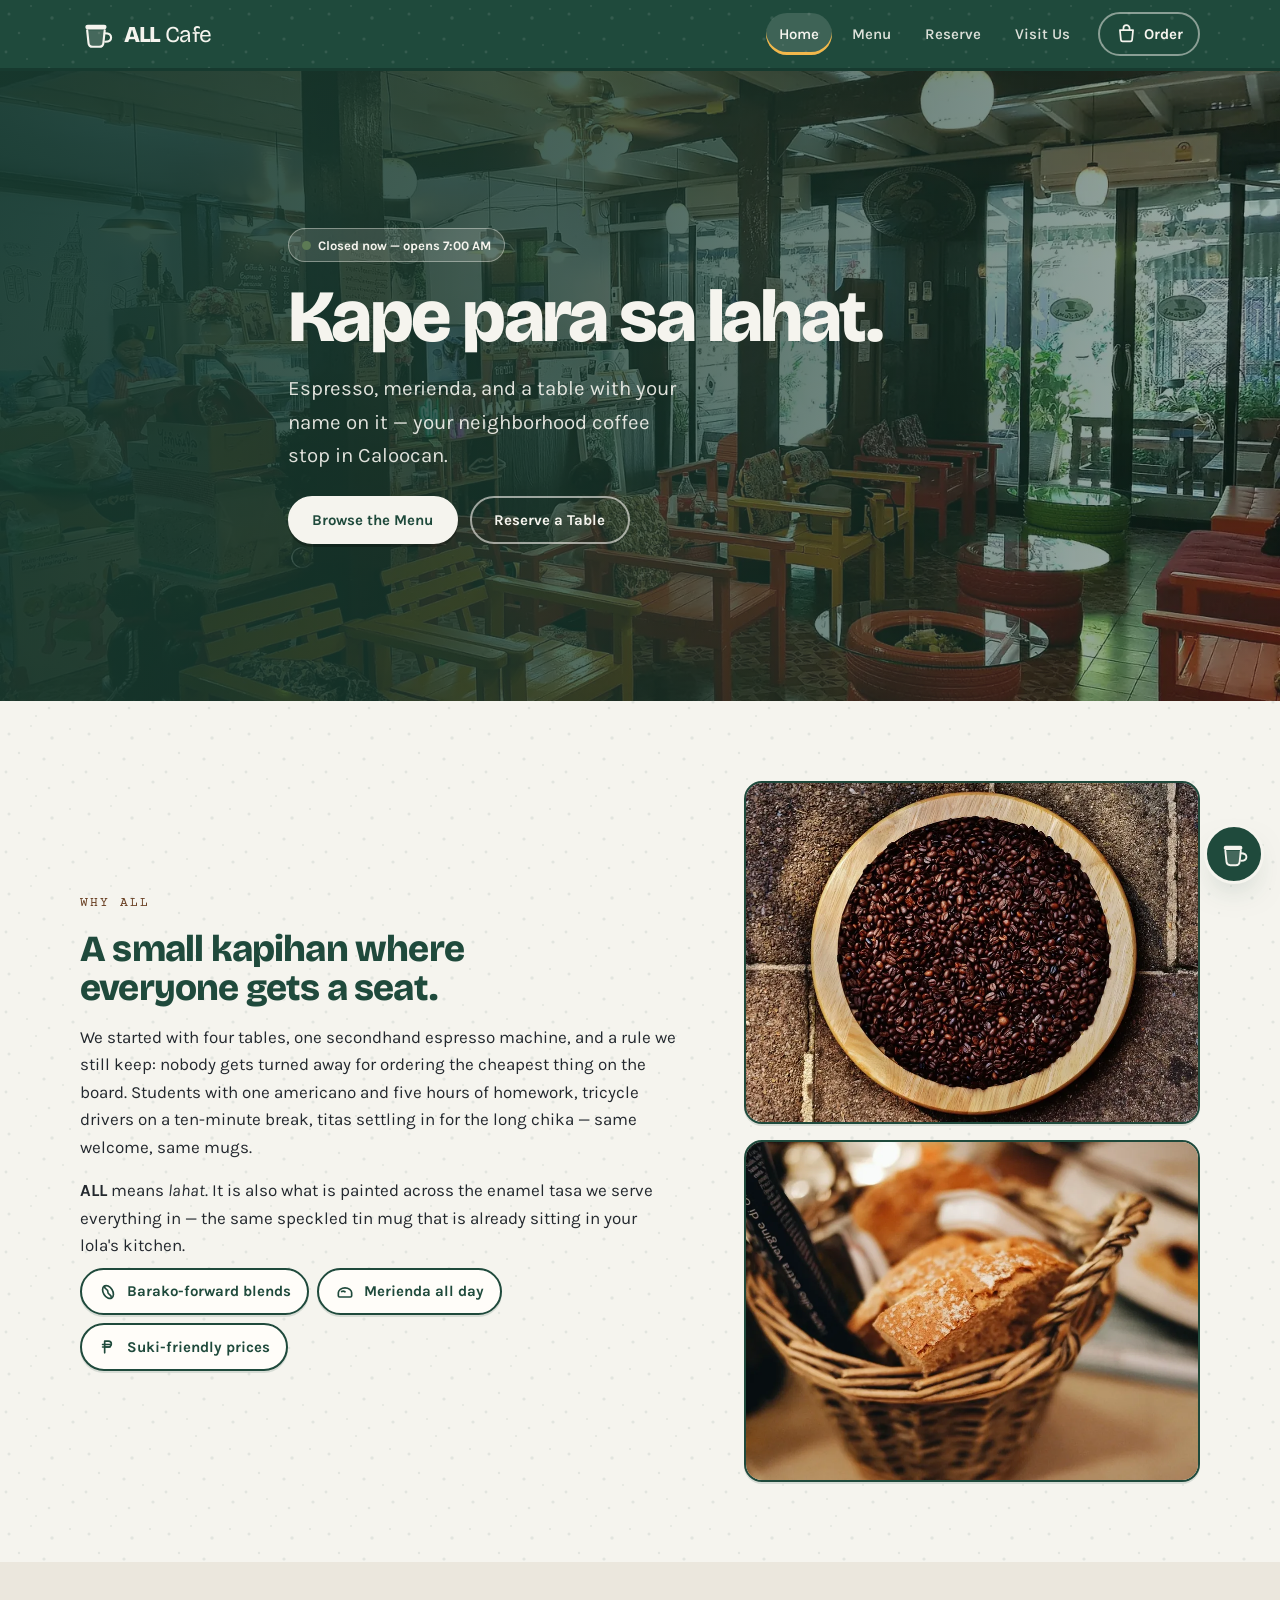
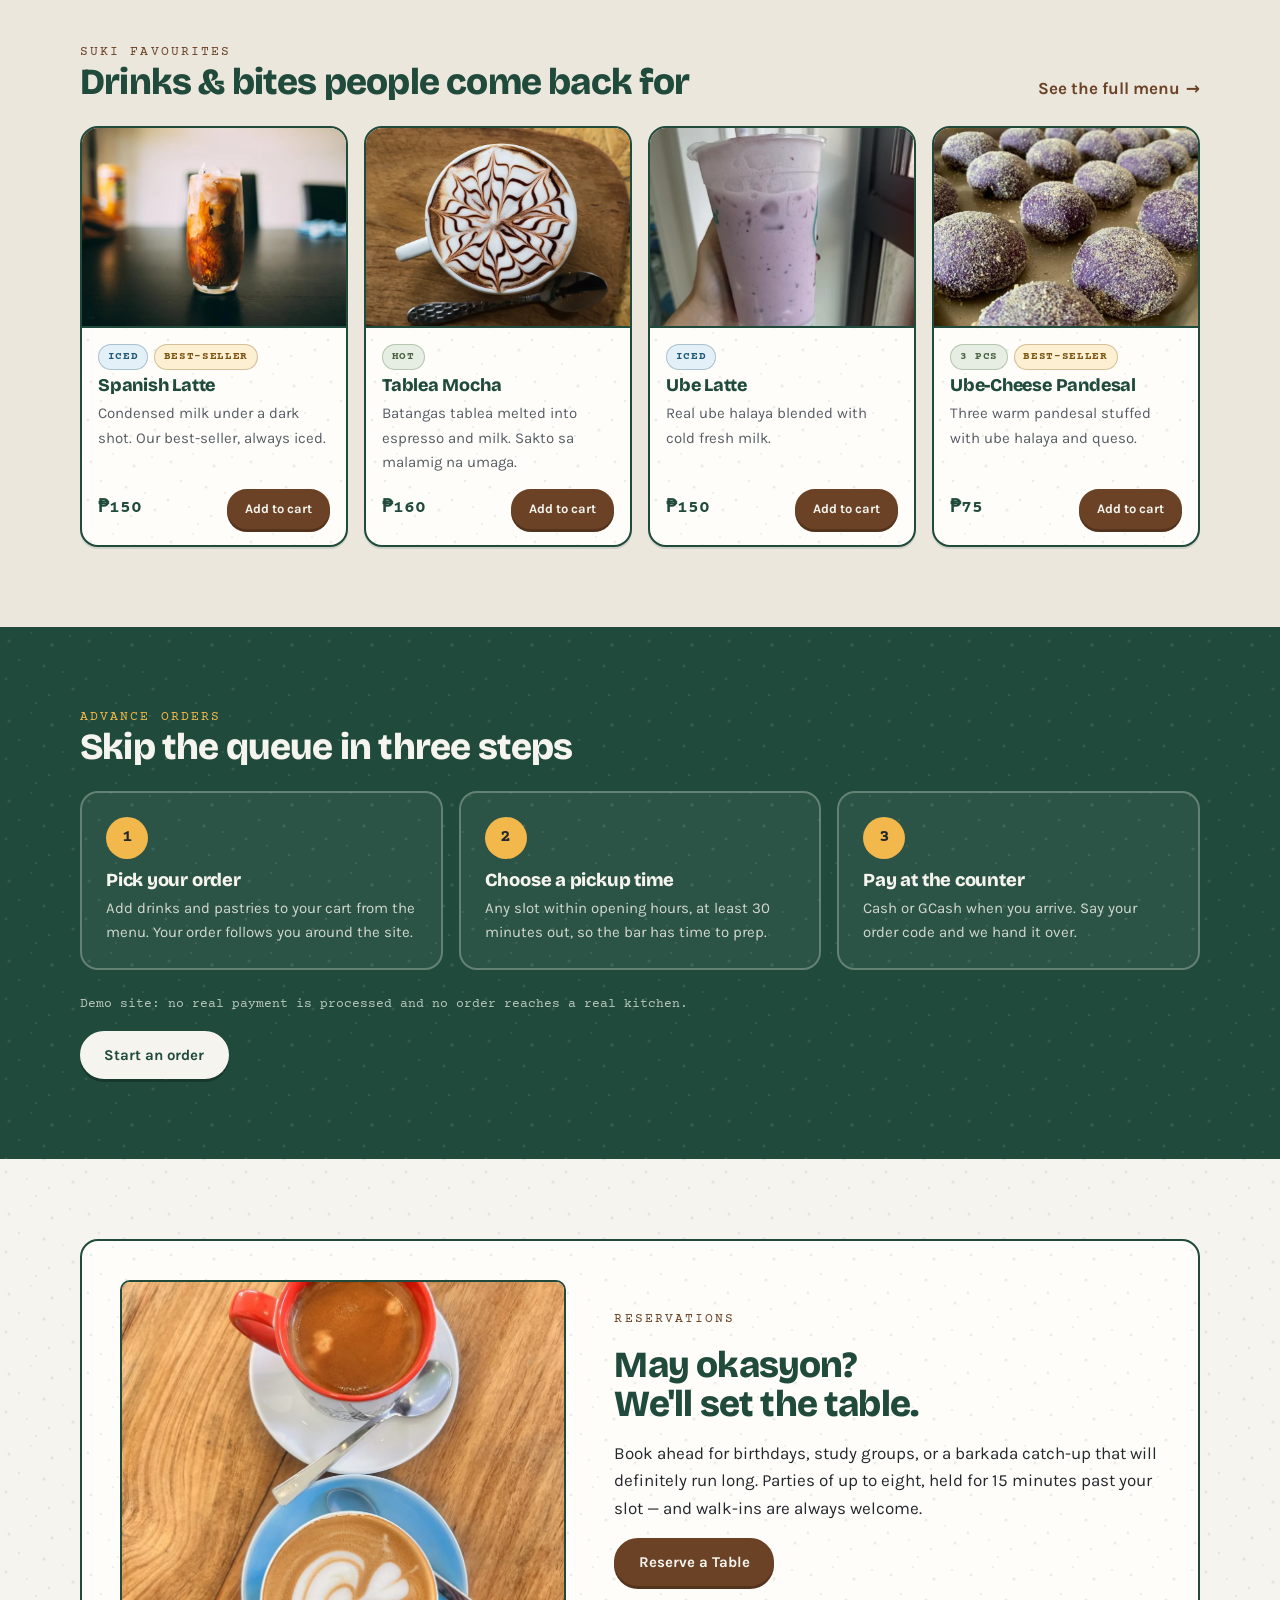
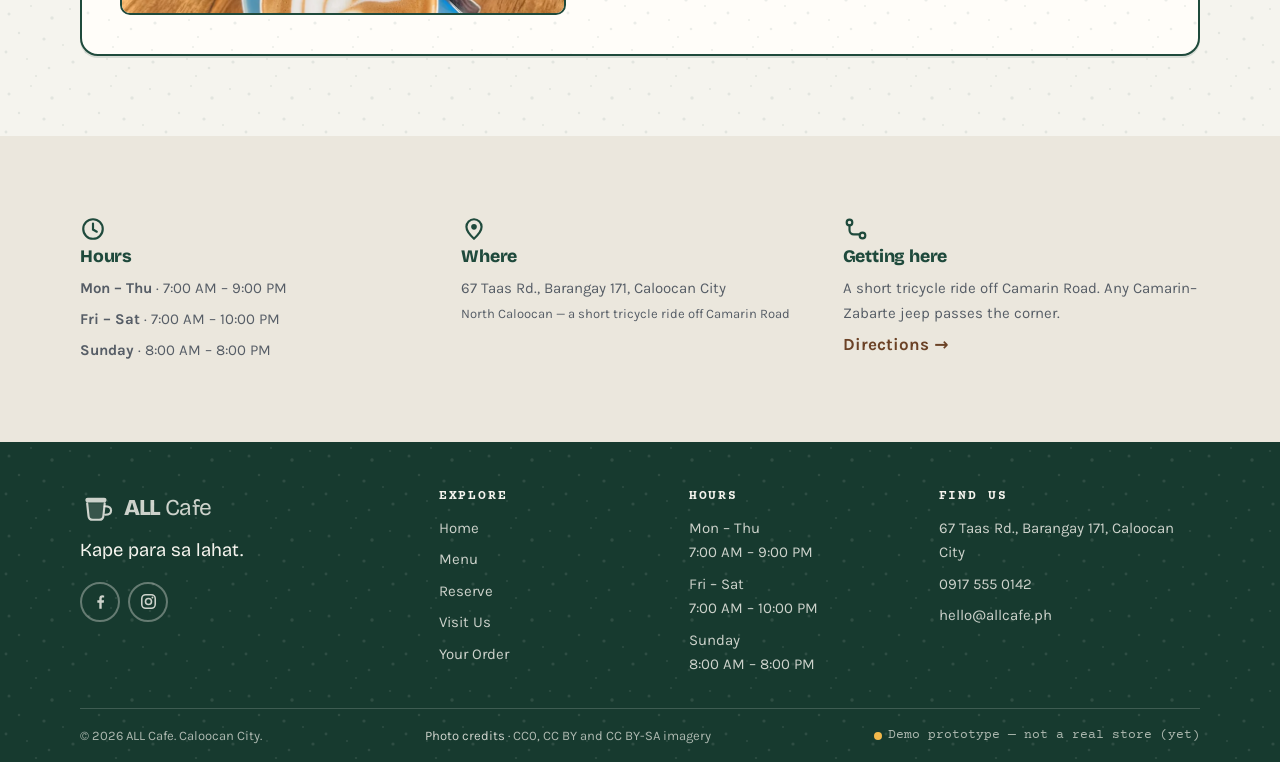
<file: index.html>
<!DOCTYPE html>
<html lang="en">
<head>
<meta charset="utf-8">
<meta name="viewport" content="width=device-width, initial-scale=1">
<title>ALL Cafe — Kape para sa lahat. | Caloocan City</title>
<meta name="description" content="A neighborhood kapihan in Caloocan City. Espresso, merienda and a table with your name on it. Browse the menu, order ahead for pickup, or reserve a table.">
<meta name="theme-color" content="#1F4A3C">
<meta property="og:type" content="website">
<meta property="og:title" content="ALL Cafe — Kape para sa lahat.">
<meta property="og:description" content="A neighborhood kapihan in Caloocan City. Espresso, merienda and a table with your name on it.">
<meta property="og:image" content="images/hero/kapihan-counter.webp">
<link rel="icon" href="assets/favicon.svg" type="image/svg+xml">
<link rel="preconnect" href="https://fonts.googleapis.com">
<link rel="preconnect" href="https://fonts.gstatic.com" crossorigin>
<link rel="stylesheet" href="https://fonts.googleapis.com/css2?family=Bricolage+Grotesque:opsz,wght@12..96,400;12..96,600;12..96,800&family=Karla:wght@400;500;700&family=Courier+Prime:wght@400;700&display=swap">
<link rel="stylesheet" href="css/base.css">
<link rel="stylesheet" href="css/components.css">
<link rel="stylesheet" href="css/pages.css">
</head>
<body>

<div data-include="header"></div>
<noscript>
  <p class="noscript-note">
    This prototype uses JavaScript for its navigation, cart and chat.
    Pages: <a href="index.html">Home</a> · <a href="menu.html">Menu</a> ·
    <a href="reservation.html">Reserve</a> · <a href="contact.html">Visit Us</a> ·
    <a href="order.html">Your Order</a>
  </p>
</noscript>

<main id="main">

  <!-- ============================ Hero ============================ -->
  <section class="hero">
    <div class="hero__media">
      <img src="images/hero/kapihan-counter.webp" alt="The warm wooden interior of a neighbourhood coffee shop" width="1200" height="800">
    </div>
    <div class="wrap hero__inner">
      <p class="pill" data-open-status></p>
      <h1 class="hero__title">Kape para sa lahat.</h1>
      <p class="hero__sub">
        Espresso, merienda, and a table with your name on it &mdash;
        your neighborhood coffee stop in Caloocan.
      </p>
      <div class="hero__actions">
        <a class="btn btn--enamel" href="menu.html">Browse the Menu</a>
        <a class="btn btn--ghost-light" href="reservation.html">Reserve a Table</a>
      </div>
    </div>
  </section>

  <!-- ======================= Why ALL (story) ====================== -->
  <section class="section" aria-labelledby="why-heading">
    <div class="wrap story">
      <div class="story__copy stack">
        <p class="eyebrow">Why ALL</p>
        <h2 id="why-heading">A small kapihan where everyone gets a seat.</h2>
        <p>
          We started with four tables, one secondhand espresso machine, and a rule we still keep:
          nobody gets turned away for ordering the cheapest thing on the board. Students with one
          americano and five hours of homework, tricycle drivers on a ten-minute break, titas
          settling in for the long chika &mdash; same welcome, same mugs.
        </p>
        <p>
          <strong>ALL</strong> means <em>lahat</em>. It is also what is painted across the enamel
          tasa we serve everything in &mdash; the same speckled tin mug that is already sitting in
          your lola's kitchen.
        </p>
        <ul class="chip-row">
          <li class="chip"><img src="assets/icons/bean.svg" alt="" width="24" height="24">Barako-forward blends</li>
          <li class="chip"><img src="assets/icons/bread.svg" alt="" width="24" height="24">Merienda all day</li>
          <li class="chip"><img src="assets/icons/peso.svg" alt="" width="24" height="24">Suki-friendly prices</li>
        </ul>
      </div>
      <div class="story__art">
        <img class="tasa" src="images/story/roasted-beans.webp" alt="Roasted coffee beans in a wooden bowl" width="600" height="450" loading="lazy">
        <img class="tasa" src="images/story/pandesal-basket.webp" alt="Bread rolls in a wicker basket on a cafe table" width="600" height="450" loading="lazy">
      </div>
    </div>
  </section>

  <!-- ======================== Featured menu ======================= -->
  <section class="section section--tint" aria-labelledby="featured-heading">
    <div class="wrap">
      <div class="section__head">
        <div>
          <p class="eyebrow">Suki favourites</p>
          <h2 id="featured-heading">Drinks &amp; bites people come back for</h2>
        </div>
        <a class="link-arrow" href="menu.html">See the full menu</a>
      </div>
      <div class="card-grid" data-featured-grid>
        <!-- rendered from menu-data.js by home.js -->
      </div>
    </div>
  </section>

  <!-- ==================== How ordering ahead works ================= -->
  <section class="section section--dark" aria-labelledby="how-heading">
    <div class="wrap">
      <p class="eyebrow">Advance orders</p>
      <h2 id="how-heading">Skip the queue in three steps</h2>
      <ol class="steps">
        <li class="step">
          <span class="step__num">1</span>
          <h3>Pick your order</h3>
          <p>Add drinks and pastries to your cart from the menu. Your order follows you around the site.</p>
        </li>
        <li class="step">
          <span class="step__num">2</span>
          <h3>Choose a pickup time</h3>
          <p>Any slot within opening hours, at least 30 minutes out, so the bar has time to prep.</p>
        </li>
        <li class="step">
          <span class="step__num">3</span>
          <h3>Pay at the counter</h3>
          <p>Cash or GCash when you arrive. Say your order code and we hand it over.</p>
        </li>
      </ol>
      <p class="how__note">Demo site: no real payment is processed and no order reaches a real kitchen.</p>
      <a class="btn btn--enamel" href="menu.html">Start an order</a>
    </div>
  </section>

  <!-- ===================== Reservation teaser ===================== -->
  <section class="section" aria-labelledby="reserve-heading">
    <div class="wrap teaser tasa">
      <div class="teaser__art">
        <img src="images/story/table-for-two.webp" alt="Two cups of coffee on a wooden table, seen from above" width="600" height="450" loading="lazy">
      </div>
      <div class="teaser__copy stack">
        <p class="eyebrow">Reservations</p>
        <h2 id="reserve-heading">May okasyon? We'll set the table.</h2>
        <p>
          Book ahead for birthdays, study groups, or a barkada catch-up that will definitely run long.
          Parties of up to eight, held for 15 minutes past your slot &mdash; and walk-ins are always welcome.
        </p>
        <a class="btn btn--primary" href="reservation.html">Reserve a Table</a>
      </div>
    </div>
  </section>

  <!-- ========================= Visit strip ======================== -->
  <section class="section section--tint" aria-labelledby="visit-heading">
    <div class="wrap">
      <h2 id="visit-heading" class="visually-hidden">Visit us</h2>
      <div class="visit-strip">
        <div class="visit-strip__col">
          <img src="assets/icons/clock.svg" alt="" width="24" height="24">
          <h3>Hours</h3>
          <ul class="plain-list" data-hours-list></ul>
        </div>
        <div class="visit-strip__col">
          <img src="assets/icons/pin.svg" alt="" width="24" height="24">
          <h3>Where</h3>
          <p data-address></p>
        </div>
        <div class="visit-strip__col">
          <img src="assets/icons/route.svg" alt="" width="24" height="24">
          <h3>Getting here</h3>
          <p>A short tricycle ride off Camarin Road. Any Camarin&ndash;Zabarte jeep passes the corner.</p>
          <a class="link-arrow" href="contact.html">Directions</a>
        </div>
      </div>
    </div>
  </section>

</main>

<div data-include="footer"></div>

<script src="js/include.js" defer></script>
<script src="js/menu-data.js" defer></script>
<script src="js/cart.js" defer></script>
<script src="js/cards.js" defer></script>
<script src="js/chat.js" defer></script>
<script src="js/home.js" defer></script>
</body>
</html>
</file>
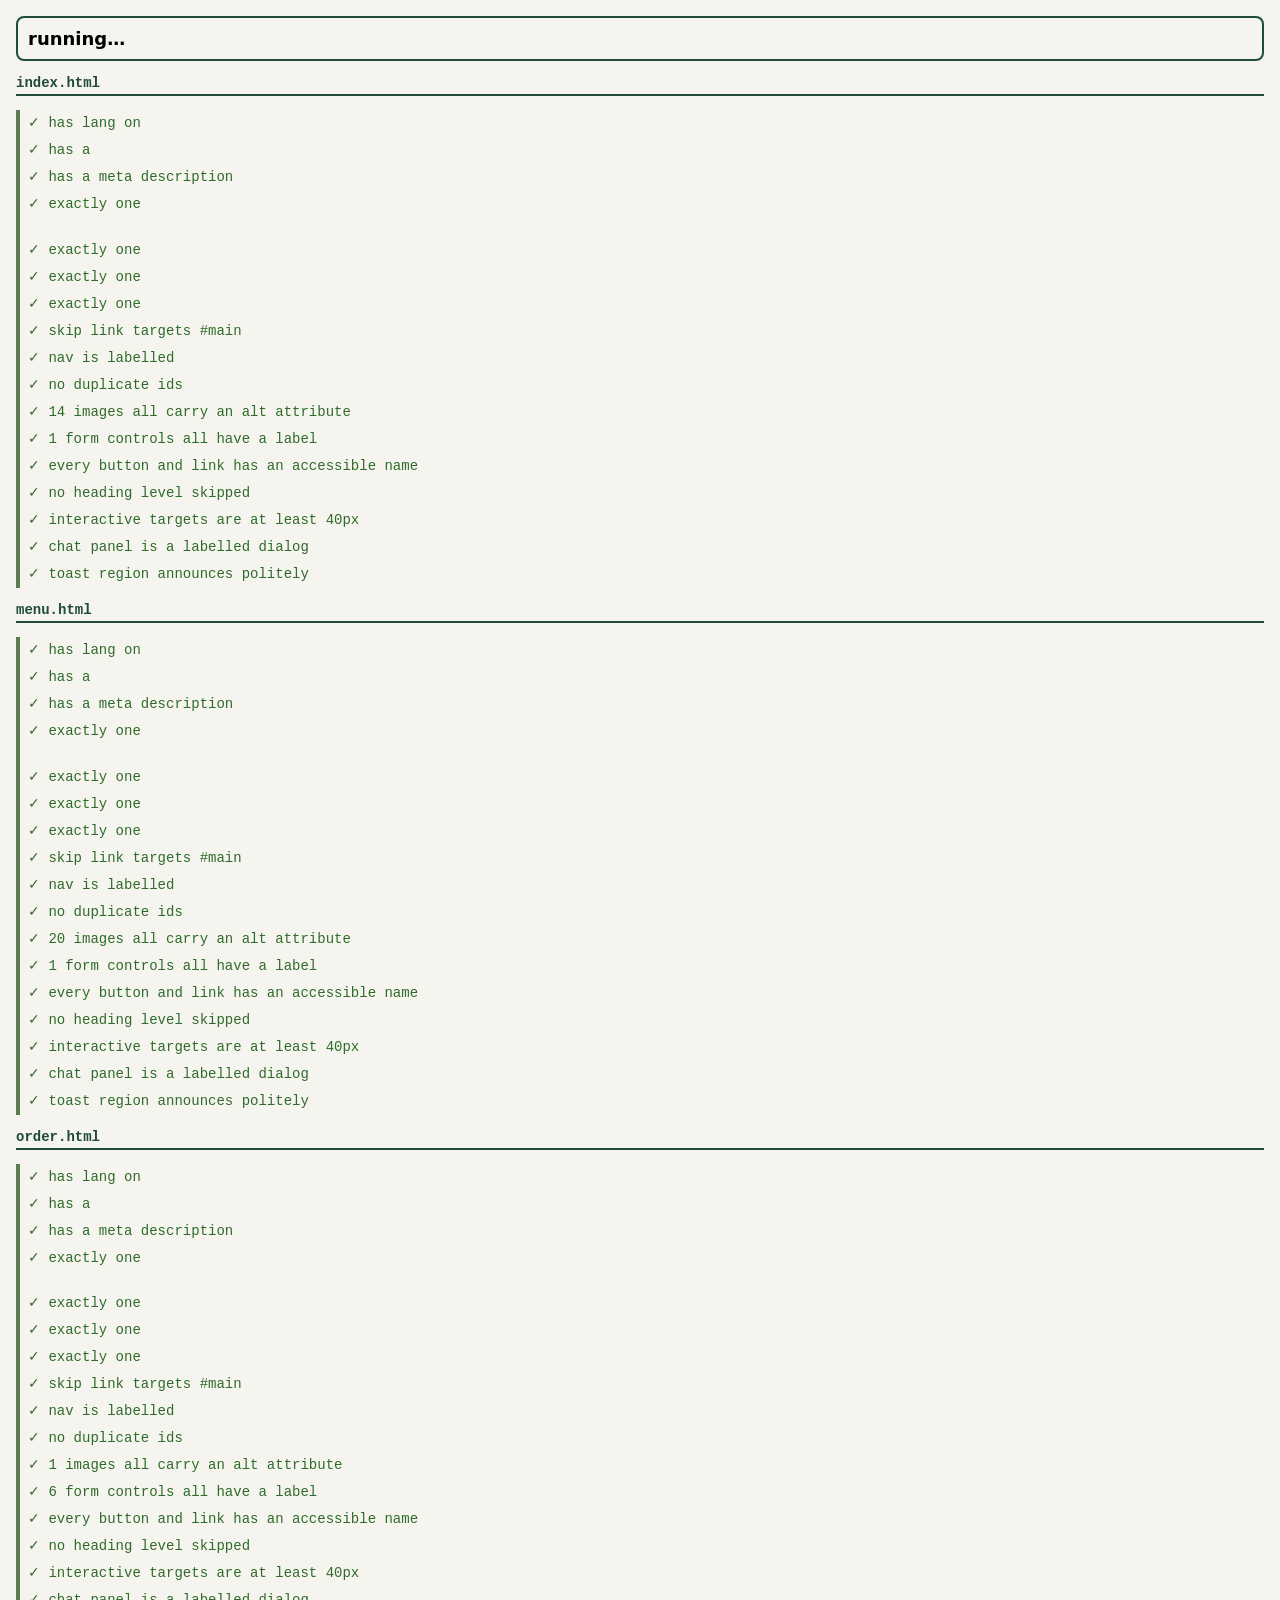
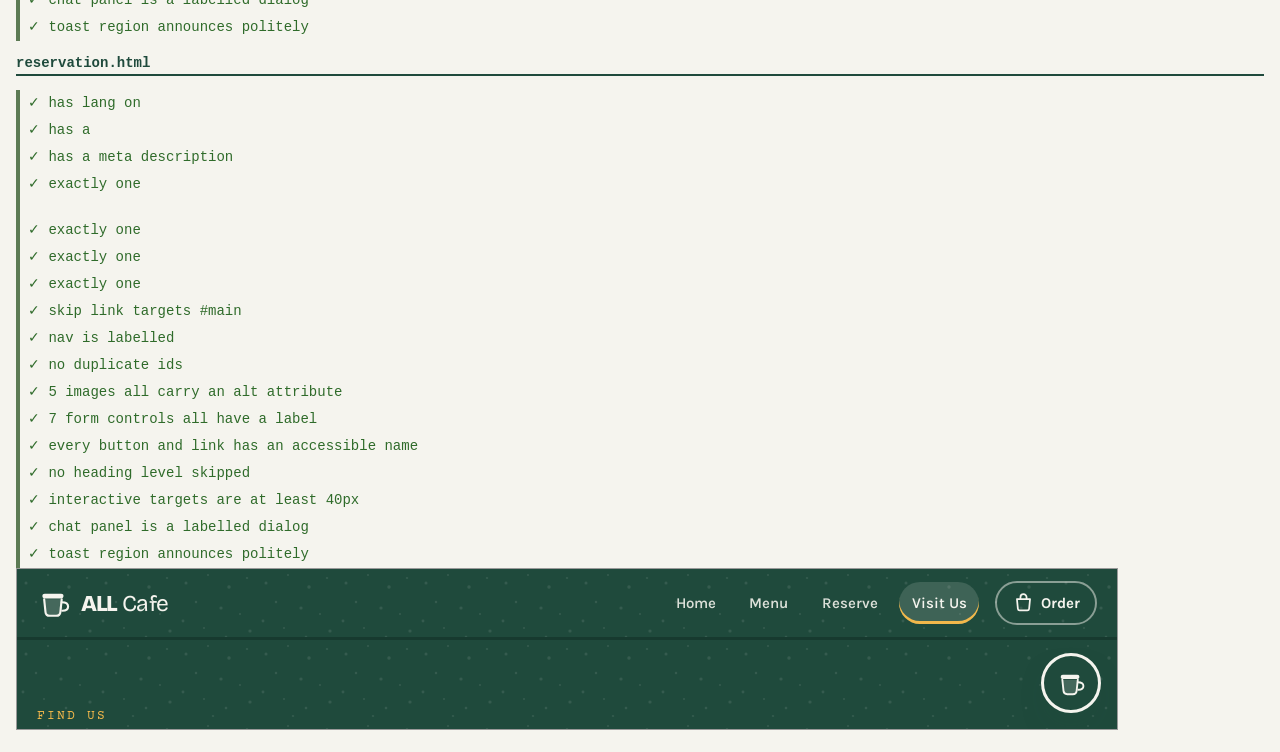
<file: _a11y.html>
<!DOCTYPE html>
<html lang="en">
<head>
<meta charset="utf-8">
<title>ALL Cafe — structure &amp; accessibility check</title>
<style>
  body{font:14px/1.5 ui-monospace,Consolas,monospace;background:#F5F4EE;margin:16px}
  .row{padding:3px 8px;border-left:4px solid transparent}
  .pass{color:#2F6B2A;border-color:#5C7A54}
  .fail{color:#B3261E;background:#FBEAE9;border-color:#B3261E;font-weight:700}
  .head{margin-top:12px;font-weight:700;color:#1F4A3C;border-bottom:2px solid #1F4A3C}
  #summary{font:700 18px system-ui;padding:10px;margin:10px 0;border:2px solid #1F4A3C;border-radius:8px}
  iframe{width:1100px;height:160px;border:1px solid #999}
</style>
</head>
<body>
<div id="summary">running…</div>
<div id="out"></div>
<iframe id="frame" src="about:blank"></iframe>
<script>
/* The rules Lighthouse's accessibility audit would flag, checked against the
   rendered DOM of every page. Needs --allow-file-access-from-files. */
var out=document.getElementById('out'),pass=0,fail=0;
function group(n){out.insertAdjacentHTML('beforeend','<p class="head">'+n+'</p>');}
function check(n,ok,detail){ok?pass++:fail++;
  out.insertAdjacentHTML('beforeend','<div class="row '+(ok?'pass':'fail')+'">'+(ok?'✓':'✗')+' '+n+
   (!ok&&detail!==undefined?' → '+String(detail).slice(0,180):'')+'</div>');}
var frame=document.getElementById('frame');
function load(u){return new Promise(function(r){frame.onload=function(){r(frame.contentWindow);};frame.src=u;});}
function wait(ms){return new Promise(function(r){setTimeout(r,ms);});}

var PAGES=['index.html','menu.html','order.html','reservation.html','contact.html','404.html'];

(async function(){
 try{
  for (var i=0;i<PAGES.length;i++){
    var page=PAGES[i];
    var w=await load(page); var d=w.document;
    await wait(120);
    group(page);

    check('has lang on <html>', d.documentElement.getAttribute('lang') === 'en');
    check('has a <title>', !!d.title && d.title.length > 8, d.title);
    check('has a meta description',
      !!d.querySelector('meta[name="description"][content]'));
    check('exactly one <h1>', d.querySelectorAll('h1').length === 1, d.querySelectorAll('h1').length);
    check('exactly one <main>', d.querySelectorAll('main').length === 1);
    check('exactly one <header>', d.querySelectorAll('header').length === 1);
    check('exactly one <footer>', d.querySelectorAll('footer').length === 1);
    check('skip link targets #main', !!d.querySelector('.skip-link[href="#main"]') && !!d.getElementById('main'));
    check('nav is labelled', !!d.querySelector('nav[aria-label]'));

    /* duplicate ids */
    var ids={},dupes=[];
    d.querySelectorAll('[id]').forEach(function(el){
      if(ids[el.id]) dupes.push(el.id); else ids[el.id]=1;
    });
    check('no duplicate ids', dupes.length === 0, dupes.join(', '));

    /* images */
    var imgs=d.querySelectorAll('img'), noAlt=[];
    imgs.forEach(function(im){ if(im.getAttribute('alt')===null) noAlt.push(im.getAttribute('src')); });
    check(imgs.length+' images all carry an alt attribute', noAlt.length === 0, noAlt.join(', '));

    /* form controls */
    var controls=d.querySelectorAll('input, select, textarea'), unlabelled=[];
    controls.forEach(function(c){
      if(c.type==='hidden') return;
      var labelled = (c.id && d.querySelector('label[for="'+c.id+'"]')) ||
                     c.getAttribute('aria-label') || c.getAttribute('aria-labelledby') ||
                     c.closest('label');
      if(!labelled) unlabelled.push(c.name||c.id||c.type);
    });
    check(controls.length+' form controls all have a label', unlabelled.length === 0, unlabelled.join(', '));

    /* buttons and links must have an accessible name */
    var nameless=[];
    d.querySelectorAll('button, a[href]').forEach(function(el){
      var text=(el.textContent||'').trim();
      var name=text || el.getAttribute('aria-label') || el.getAttribute('title');
      if(!name) nameless.push(el.tagName+(el.className?'.'+String(el.className).split(' ')[0]:''));
    });
    check('every button and link has an accessible name', nameless.length === 0, nameless.join(', '));

    /* heading order: no level skipped */
    var levels=[].map.call(d.querySelectorAll('h1,h2,h3,h4'),function(h){return +h.tagName[1];});
    var skipped=null;
    for(var k=1;k<levels.length;k++) if(levels[k]-levels[k-1]>1) skipped=levels[k-1]+'→'+levels[k];
    check('no heading level skipped', skipped === null, skipped);

    /* touch targets */
    var small=[];
    d.querySelectorAll('.btn, .nav__link, .cart-btn, .chat-fab, .chat-chip, .tab, .stepper button').forEach(function(el){
      var r=el.getBoundingClientRect();
      if(r.width>0 && (r.height<40 || r.width<40)) small.push(el.className+' '+Math.round(r.width)+'×'+Math.round(r.height));
    });
    check('interactive targets are at least 40px', small.length === 0, small.slice(0,4).join(' | '));

    check('chat panel is a labelled dialog',
      !!d.querySelector('.chat-panel[role="dialog"][aria-label]'));
    check('toast region announces politely',
      !!d.querySelector('.toast-region[aria-live="polite"]'));
  }
 }catch(e){ check('harness ran without throwing', false, e && e.message); }

 frame.remove();
 var s=document.getElementById('summary');
 s.textContent=(fail===0?'✅ ALL PASS — ':'❌ FAILURES — ')+pass+' passed, '+fail+' failed';
 s.style.background=fail===0?'#E6EDE2':'#FBEAE9';
 window.scrollTo(0,0);
}());
</script>
</body>
</html>
</file>
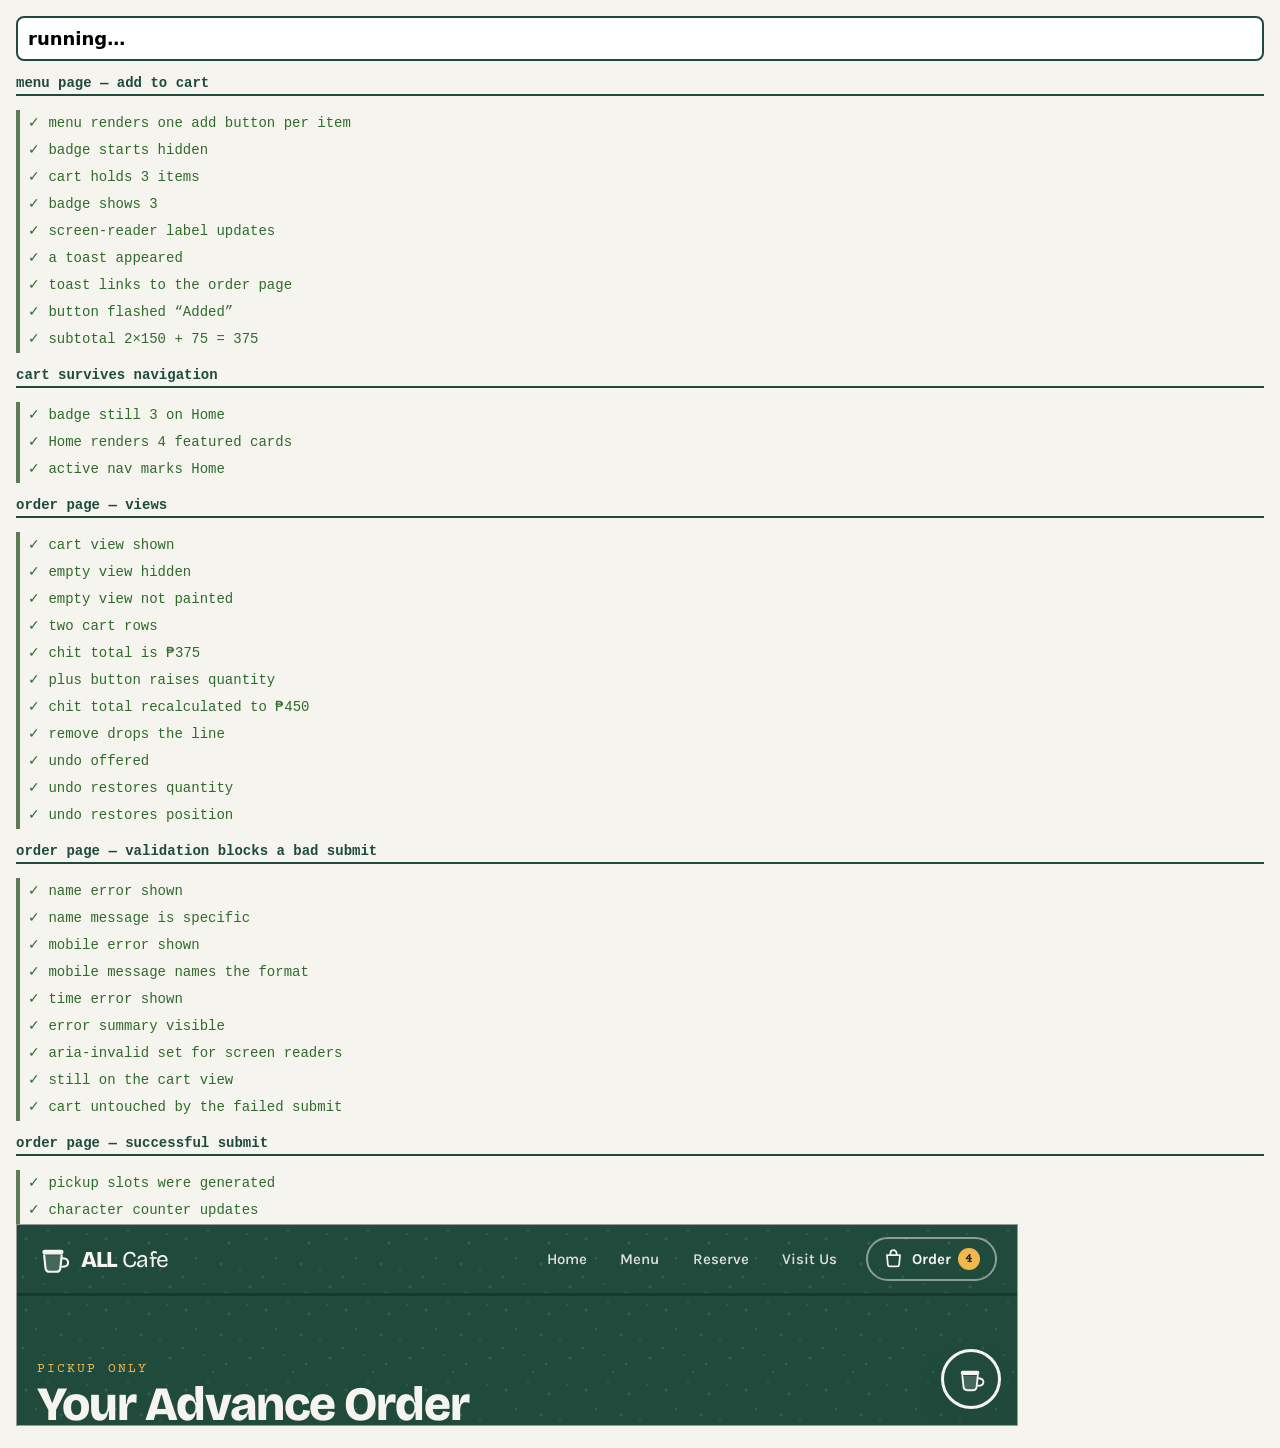
<file: _e2e.html>
<!DOCTYPE html>
<html lang="en">
<head>
<meta charset="utf-8">
<title>ALL Cafe — end-to-end flow test</title>
<style>
  body{font:14px/1.5 ui-monospace,Consolas,monospace;background:#F5F4EE;margin:16px}
  .row{padding:3px 8px;border-left:4px solid transparent}
  .pass{color:#2F6B2A;border-color:#5C7A54}
  .fail{color:#B3261E;background:#FBEAE9;border-color:#B3261E;font-weight:700}
  .head{margin-top:12px;font-weight:700;color:#1F4A3C;border-bottom:2px solid #1F4A3C}
  #summary{position:sticky;top:0;z-index:9;background:#fff;font:700 18px system-ui;padding:10px;margin:10px 0;border:2px solid #1F4A3C;border-radius:8px}
  iframe{width:1000px;height:200px;border:1px solid #999;background:#fff}
</style>
</head>
<body>
<div id="summary">running…</div>
<div id="out"></div>
<iframe id="frame" src="about:blank"></iframe>

<script>
/* Drives the real pages inside an iframe. Chrome must be started with
   --allow-file-access-from-files for cross-document scripting on file://. */
var out = document.getElementById('out'), pass = 0, fail = 0;
function group(n){ out.insertAdjacentHTML('beforeend','<p class="head">'+n+'</p>'); }
function check(n, ok, detail){
  ok ? pass++ : fail++;
  out.insertAdjacentHTML('beforeend','<div class="row '+(ok?'pass':'fail')+'">'+(ok?'✓':'✗')+' '+n+
    (!ok && detail!==undefined ? ' → got: '+JSON.stringify(String(detail)).slice(0,140) : '')+'</div>');
}
var frame = document.getElementById('frame');
function load(url){
  return new Promise(function(resolve, reject){
    frame.onload = function(){
      try { resolve(frame.contentWindow); }
      catch(e){ reject(e); }
    };
    frame.src = url;
  });
}
function wait(ms){ return new Promise(function(r){ setTimeout(r, ms); }); }
function fire(el, type){ el.dispatchEvent(new (type==='click'?MouseEvent:Event)(type,{bubbles:true})); }

(async function () {
  try {
    /* ---------- menu → add to cart ---------- */
    group('menu page — add to cart');
    var w = await load('menu.html');
    var d = w.document;
    w.AllCafe.cart.clear();
    await wait(60);

    var cards = d.querySelectorAll('[data-add-id]');
    check('menu renders one add button per item', cards.length === 20, cards.length);
    check('badge starts hidden', d.querySelector('[data-cart-count]').hidden === true);

    d.querySelector('[data-add-id="spanish-latte"]').click();
    d.querySelector('[data-add-id="spanish-latte"]').click();
    d.querySelector('[data-add-id="ube-cheese-pandesal"]').click();
    await wait(60);

    check('cart holds 3 items', w.AllCafe.cart.count() === 3, w.AllCafe.cart.count());
    check('badge shows 3', d.querySelector('[data-cart-count]').textContent === '3');
    check('screen-reader label updates',
      /3 items/.test(d.querySelector('[data-cart-label]').textContent),
      d.querySelector('[data-cart-label]').textContent);
    check('a toast appeared', !!d.querySelector('.toast'));
    check('toast links to the order page',
      d.querySelector('.toast__action') && /order\.html$/.test(d.querySelector('.toast__action').getAttribute('href')));
    check('button flashed “Added”',
      d.querySelector('[data-add-id="spanish-latte"]').textContent.indexOf('Added') !== -1);
    check('subtotal 2×150 + 75 = 375', w.AllCafe.cart.subtotal() === 375, w.AllCafe.cart.subtotal());

    /* ---------- cart survives navigation ---------- */
    group('cart survives navigation');
    w = await load('index.html'); d = w.document;
    await wait(60);
    check('badge still 3 on Home', d.querySelector('[data-cart-count]').textContent === '3');
    check('Home renders 4 featured cards',
      d.querySelectorAll('[data-featured-grid] .card').length === 4,
      d.querySelectorAll('[data-featured-grid] .card').length);
    check('active nav marks Home', d.querySelector('.nav__link[aria-current="page"]').textContent === 'Home');

    /* ---------- order page: empty vs filled ---------- */
    group('order page — views');
    w = await load('order.html'); d = w.document;
    await wait(80);
    check('cart view shown', d.querySelector('[data-view="cart"]').hidden === false);
    check('empty view hidden', d.querySelector('[data-view="empty"]').hidden === true);
    check('empty view not painted',
      w.getComputedStyle(d.querySelector('[data-view="empty"]')).display === 'none');
    check('two cart rows', d.querySelectorAll('.cart-row').length === 2, d.querySelectorAll('.cart-row').length);
    check('chit total is ₱375', d.querySelector('[data-chit-total]').textContent === '₱375',
      d.querySelector('[data-chit-total]').textContent);

    /* stepper */
    d.querySelector('[data-step="1"][data-id="ube-cheese-pandesal"]').click();
    await wait(60);
    check('plus button raises quantity', w.AllCafe.cart.count() === 4, w.AllCafe.cart.count());
    check('chit total recalculated to ₱450', d.querySelector('[data-chit-total]').textContent === '₱450',
      d.querySelector('[data-chit-total]').textContent);

    /* remove + undo */
    d.querySelector('[data-remove="ube-cheese-pandesal"]').click();
    await wait(60);
    check('remove drops the line', d.querySelectorAll('.cart-row').length === 1);
    var undo = d.querySelector('.toast__action');
    check('undo offered', !!undo && undo.textContent === 'Undo', undo && undo.textContent);
    undo.click();
    await wait(60);
    check('undo restores quantity', w.AllCafe.cart.count() === 4, w.AllCafe.cart.count());
    check('undo restores position', w.AllCafe.cart.lines()[1].id === 'ube-cheese-pandesal',
      JSON.stringify(w.AllCafe.cart.lines()));

    /* ---------- validation ---------- */
    group('order page — validation blocks a bad submit');
    var form = d.querySelector('[data-order-form]');
    d.getElementById('order-name').value = 'A';
    d.getElementById('order-mobile').value = '12345';
    d.getElementById('order-time').value = '';
    fire(form, 'submit');
    await wait(80);

    check('name error shown', d.querySelector('[data-field="name"]').classList.contains('is-invalid'));
    check('name message is specific', /at least 2 characters/.test(d.querySelector('#order-name-error').textContent),
      d.querySelector('#order-name-error').textContent);
    check('mobile error shown', d.querySelector('[data-field="mobile"]').classList.contains('is-invalid'));
    check('mobile message names the format', /09XXXXXXXXX/.test(d.querySelector('#order-mobile-error').textContent),
      d.querySelector('#order-mobile-error').textContent);
    check('time error shown', d.querySelector('[data-field="time"]').classList.contains('is-invalid'));
    check('error summary visible', d.querySelector('[data-error-summary]').hidden === false);
    check('aria-invalid set for screen readers',
      d.getElementById('order-name').getAttribute('aria-invalid') === 'true');
    check('still on the cart view', d.querySelector('[data-view="confirm"]').hidden === true);
    check('cart untouched by the failed submit', w.AllCafe.cart.count() === 4);

    /* ---------- successful submit ---------- */
    group('order page — successful submit');
    d.getElementById('order-name').value = 'Ivan Legaspi';
    fire(d.getElementById('order-name'), 'input');
    d.getElementById('order-mobile').value = '09171234567';
    fire(d.getElementById('order-mobile'), 'input');

    var slots = d.getElementById('order-time').querySelectorAll('option[value]:not([value=""])');
    check('pickup slots were generated', slots.length > 0, slots.length);
    d.getElementById('order-time').value = slots[0].value;
    fire(d.getElementById('order-time'), 'change');
    d.getElementById('order-notes').value = 'Less ice po.';
    fire(d.getElementById('order-notes'), 'input');
    check('character counter updates', /12 \/ 200/.test(d.querySelector('[data-counter]').textContent),
      d.querySelector('[data-counter]').textContent);

    fire(form, 'submit');
    await wait(1000);   /* covers the ~620ms pretend-send */

    check('confirmation view shown', d.querySelector('[data-view="confirm"]').hidden === false);
    check('cart view hidden', d.querySelector('[data-view="cart"]').hidden === true);
    var code = d.querySelector('[data-confirm-code]').textContent;
    check('order code well-formed', /^ALL-\d{8}-\d{3}$/.test(code), code);
    check('name echoed', d.querySelector('[data-confirm-name]').textContent === 'Ivan Legaspi');
    check('mobile reformatted', d.querySelector('[data-confirm-mobile]').textContent === '0917 123 4567',
      d.querySelector('[data-confirm-mobile]').textContent);
    check('total echoed', d.querySelector('[data-confirm-total]').textContent === '₱450',
      d.querySelector('[data-confirm-total]').textContent);
    check('notes echoed', /Less ice po\./.test(d.querySelector('[data-confirm-notes]').textContent));
    check('cart cleared on confirmation', w.AllCafe.cart.isEmpty());
    check('badge cleared', d.querySelector('[data-cart-count]').hidden === true);
    check('snapshot persisted', !!w.AllCafe.store.get('allcafe.order', null));

    /* ---------- confirmation survives a refresh ---------- */
    group('confirmation survives a refresh');
    w = await load('order.html'); d = w.document;
    await wait(80);
    check('still shows the confirmation', d.querySelector('[data-view="confirm"]').hidden === false);
    check('same order code', d.querySelector('[data-confirm-code]').textContent === code,
      d.querySelector('[data-confirm-code]').textContent);

    group('adding again returns to the cart view');
    w.AllCafe.cart.add('americano', 1);
    await wait(80);
    check('cart view returns', d.querySelector('[data-view="cart"]').hidden === false);
    check('confirmation stepped aside', d.querySelector('[data-view="confirm"]').hidden === true);
    w.AllCafe.cart.clear();
    await wait(60);
    check('clearing shows the confirmation again (snapshot still held)',
      d.querySelector('[data-view="confirm"]').hidden === false);
    w.AllCafe.store.remove('allcafe.order');

    /* ---------- reservation ---------- */
    group('reservation — validation and confirmation');
    w = await load('reservation.html'); d = w.document;
    await wait(80);
    w.AllCafe.store.remove('allcafe.reservation');

    var rform = d.querySelector('[data-reservation-form]');
    check('policy strip shows today’s hours',
      /Today: \d/.test(d.querySelector('[data-policy-hours]').textContent),
      d.querySelector('[data-policy-hours]').textContent);
    check('pending banner hidden with no booking',
      d.querySelector('[data-pending-banner]').hidden === true);

    fire(rform, 'submit');
    await wait(80);
    check('empty submit blocked', d.querySelector('[data-view="confirm"]').hidden === true);
    check('party size flagged', d.querySelector('[data-field="party"]').classList.contains('is-invalid'));

    d.getElementById('rsv-name').value = 'Ivan Legaspi'; fire(d.getElementById('rsv-name'), 'input');
    d.getElementById('rsv-mobile').value = '+639171234567'; fire(d.getElementById('rsv-mobile'), 'input');
    var rslots = d.getElementById('rsv-time').querySelectorAll('option[value]:not([value=""])');
    check('seating slots generated', rslots.length > 0, rslots.length);
    d.getElementById('rsv-time').value = rslots[0].value; fire(d.getElementById('rsv-time'), 'change');
    d.getElementById('rsv-party').value = '9+'; fire(d.getElementById('rsv-party'), 'change');
    check('9+ swaps the submit hint',
      /ring you to arrange/.test(d.querySelector('[data-submit-hint]').textContent),
      d.querySelector('[data-submit-hint]').textContent);
    d.getElementById('rsv-party').value = '6'; fire(d.getElementById('rsv-party'), 'change');

    fire(rform, 'submit');
    await wait(1000);
    check('reservation confirmed', d.querySelector('[data-view="confirm"]').hidden === false);
    var rcode = d.querySelector('[data-confirm-code]').textContent;
    check('reference well-formed', /^RSV-\d{4}$/.test(rcode), rcode);
    check('party echoed', d.querySelector('[data-confirm-party]').textContent === '6 people',
      d.querySelector('[data-confirm-party]').textContent);
    check('booking stored', !!w.AllCafe.store.get('allcafe.reservation', null));

    group('pending banner on return');
    w = await load('reservation.html'); d = w.document;
    await wait(80);
    check('banner shown', d.querySelector('[data-pending-banner]').hidden === false);
    check('banner quotes the code', d.querySelector('[data-pending-code]').textContent === rcode);
    d.querySelector('[data-pending-view]').click();
    await wait(60);
    check('“View details” opens the confirmation', d.querySelector('[data-view="confirm"]').hidden === false);
    d.querySelector('[data-new-booking]').click();
    await wait(60);
    check('“Book another” returns to the form', d.querySelector('[data-view="form"]').hidden === false);
    d.querySelector('[data-pending-cancel]').click();
    await wait(60);
    check('cancel clears the booking', w.AllCafe.store.get('allcafe.reservation', null) === null);
    check('banner hidden after cancel', d.querySelector('[data-pending-banner]').hidden === true);

    /* ---------- chat ---------- */
    group('chat widget');
    w = await load('contact.html'); d = w.document;
    await wait(80);
    w.AllCafe.store.remove('allcafe.chat');
    check('panel starts closed', d.querySelector('.chat-panel').hidden === true);
    d.querySelector('[data-open-chat]').click();
    await wait(80);
    check('“Ask the mug” opens the panel', d.querySelector('.chat-panel').hidden === false);
    check('fab reports expanded', d.querySelector('.chat-fab').getAttribute('aria-expanded') === 'true');
    check('greeting posted', d.querySelectorAll('.chat-msg--bot').length === 1);
    check('log is a live region', d.querySelector('.chat-log').getAttribute('aria-live') === 'polite');

    d.querySelector('[data-intent="hours"]').click();
    await wait(1200);
    check('chip answered', d.querySelectorAll('.chat-msg--bot').length === 2,
      d.querySelectorAll('.chat-msg--bot').length);
    check('answer quotes real hours', /7:00 AM/.test(d.querySelector('.chat-log').textContent));

    d.getElementById('chat-input').value = 'saan kayo banda?';
    fire(d.querySelector('[data-chat-form]'), 'submit');
    await wait(1200);
    check('typed Taglish answered', /Taas Rd/.test(d.querySelector('.chat-log').textContent),
      d.querySelector('.chat-log').textContent.slice(-90));
    var count = d.querySelectorAll('.chat-msg').length;

    w = await load('menu.html'); d = w.document;
    await wait(80);
    d.querySelector('.chat-fab').click();
    await wait(80);
    check('transcript follows across pages', d.querySelectorAll('.chat-msg').length === count,
      d.querySelectorAll('.chat-msg').length);

    var esc = new w.KeyboardEvent('keydown', { key: 'Escape', bubbles: true });
    d.querySelector('.chat-panel').dispatchEvent(esc);
    await wait(60);
    check('Escape closes the panel', d.querySelector('.chat-panel').hidden === true);
    w.AllCafe.store.remove('allcafe.chat');
    w.AllCafe.cart.clear();

    /* ---------- 404 ---------- */
    group('404');
    w = await load('404.html'); d = w.document;
    await wait(60);
    check('shell present on 404', !!d.querySelector('.site-header') && !!d.querySelector('.site-footer'));
    check('links home', !!d.querySelector('a[href="index.html"]'));

  } catch (err) {
    check('harness ran without throwing', false, err && err.message);
  }

  var s = document.getElementById('summary');
  s.textContent = (fail === 0 ? '✅ ALL PASS — ' : '❌ FAILURES — ') + pass + ' passed, ' + fail + ' failed';
  s.style.background = fail === 0 ? '#E6EDE2' : '#FBEAE9';
  /* focusing inputs inside the frame scrolls this page — put it back */
  frame.remove();
  window.scrollTo(0, 0);
}());
</script>
</body>
</html>
</file>
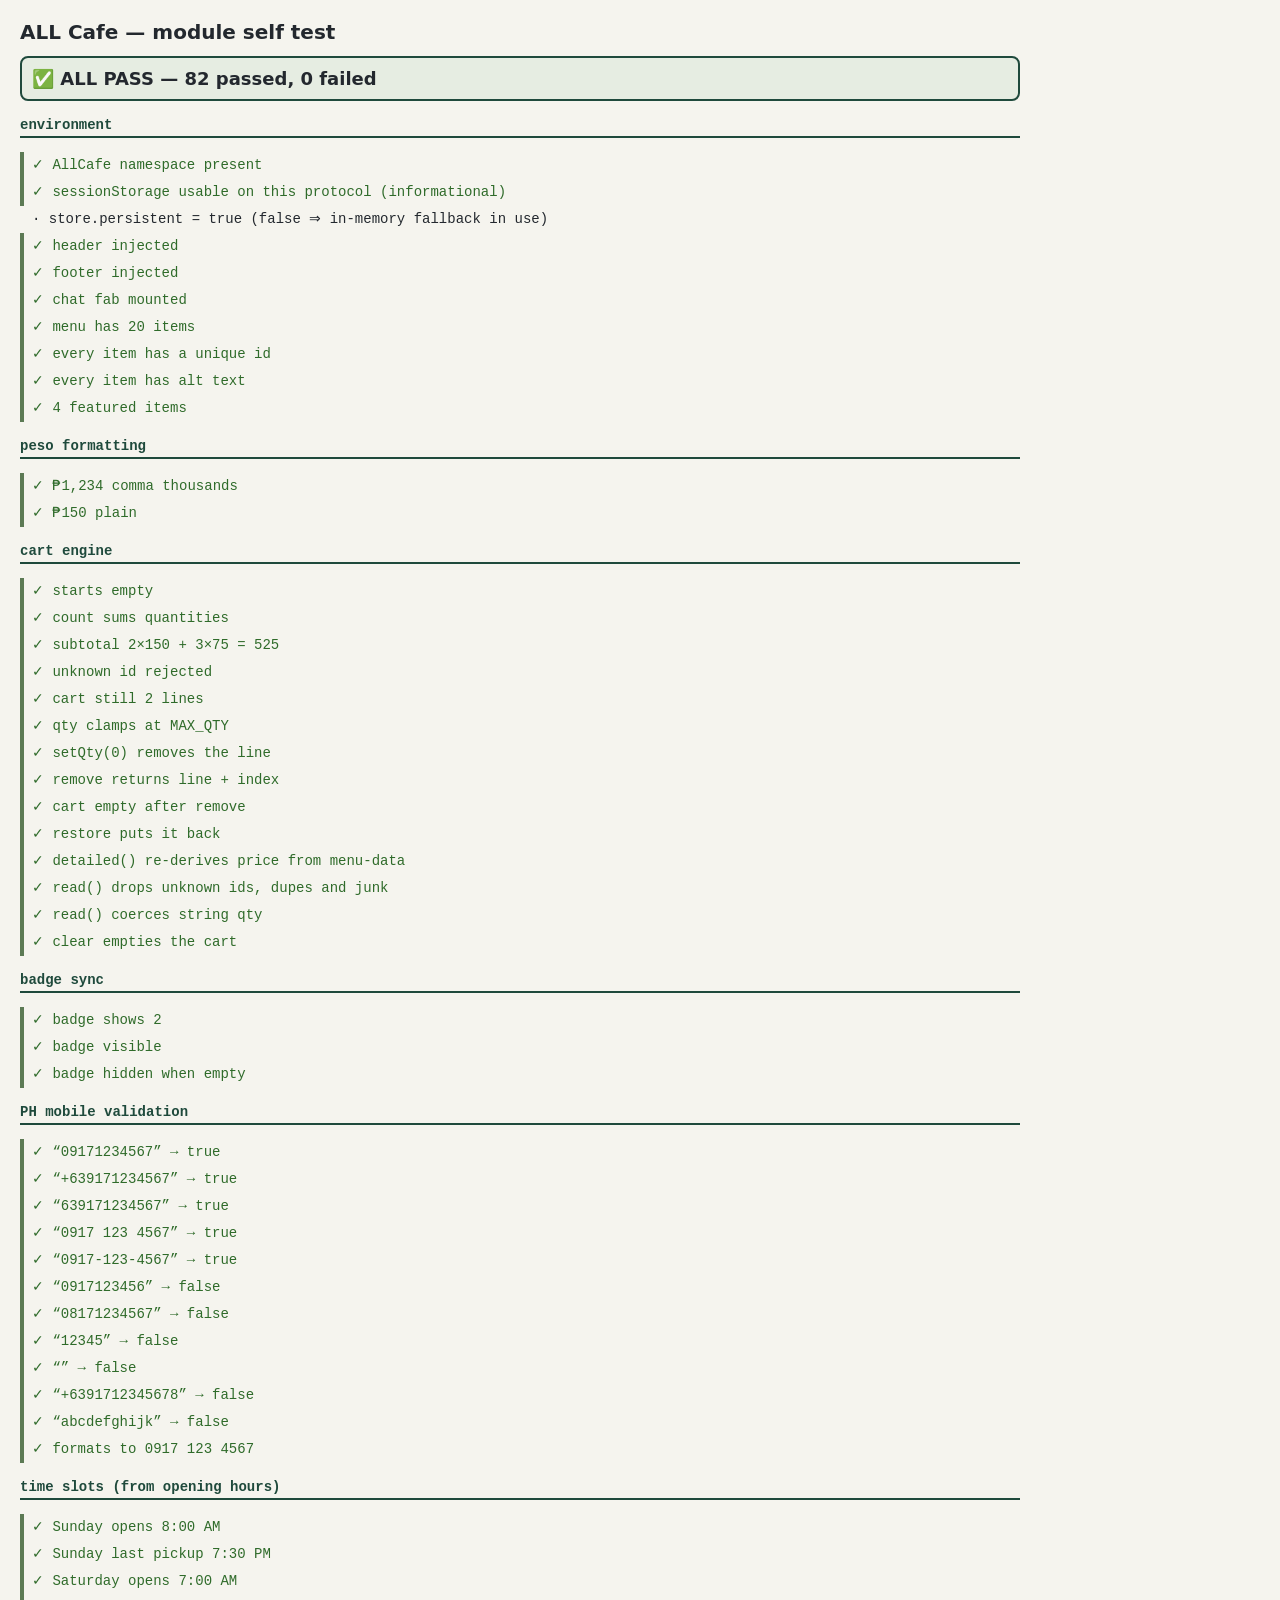
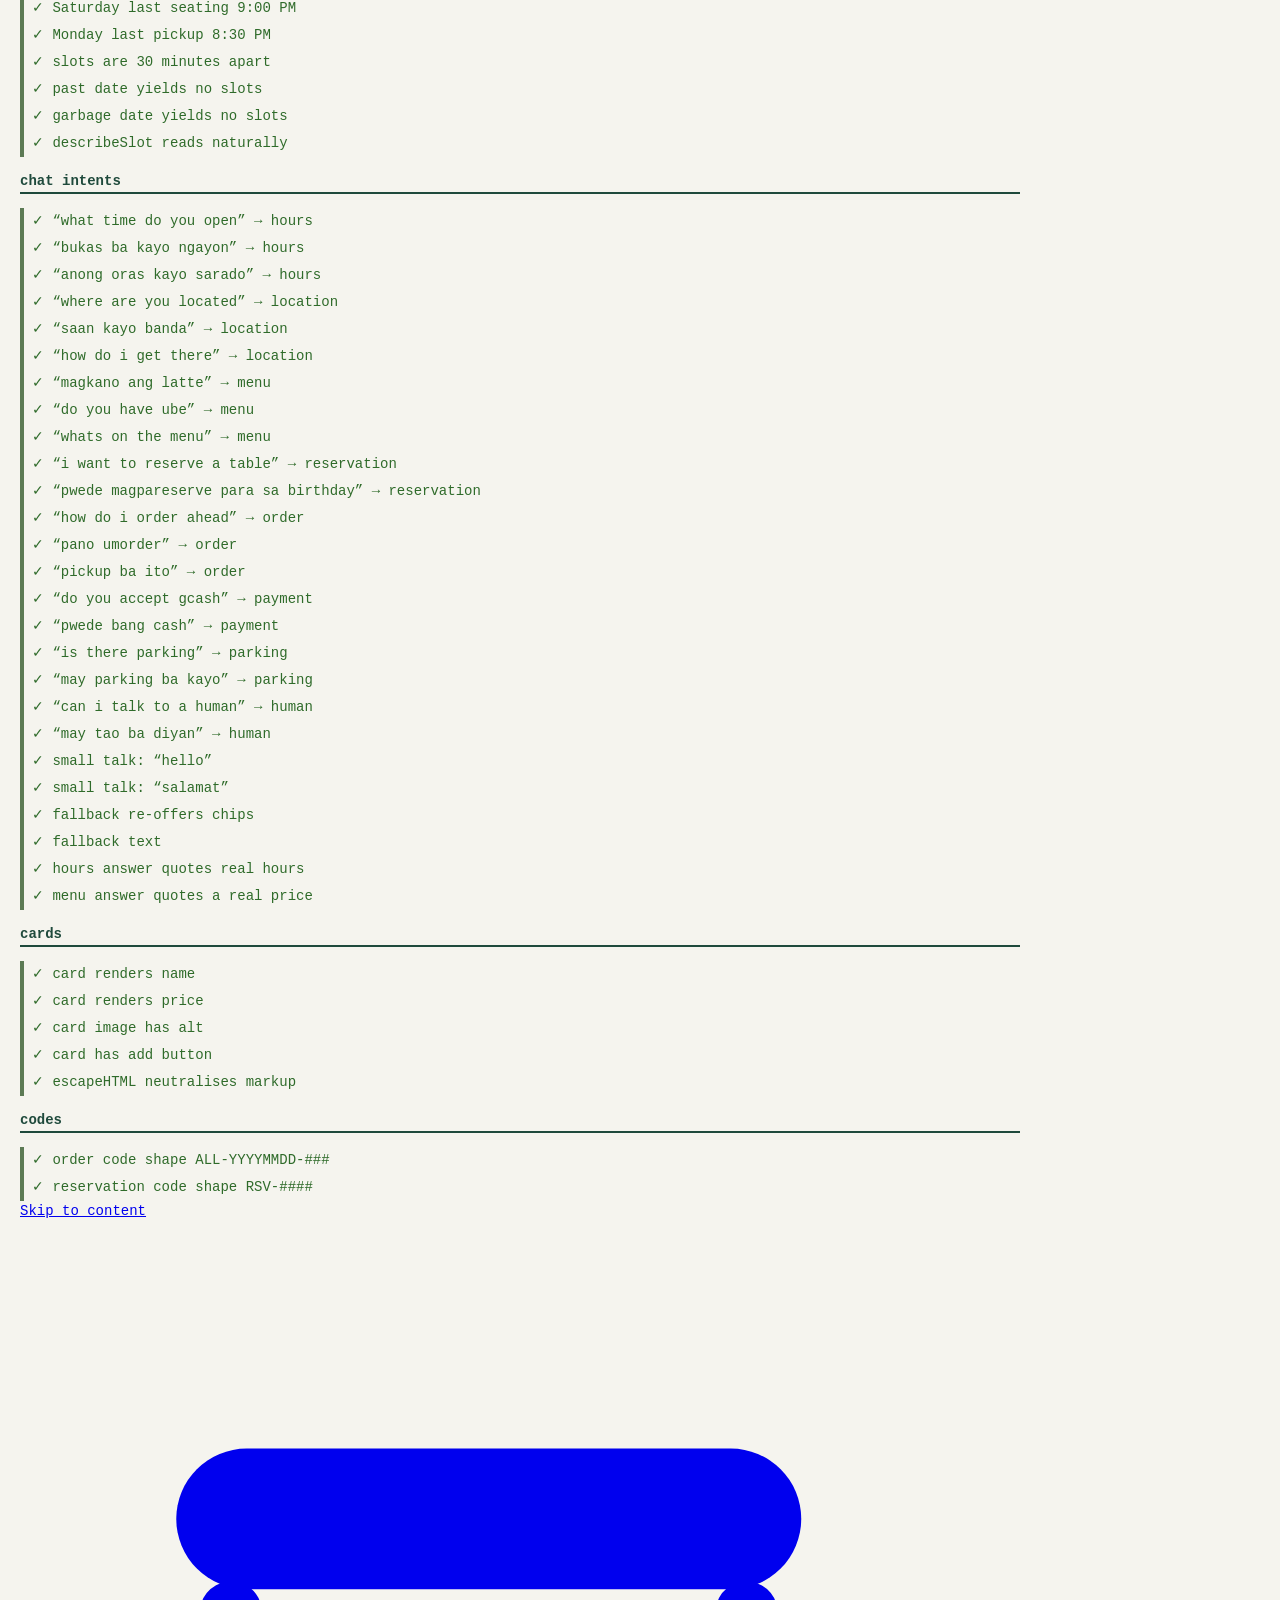
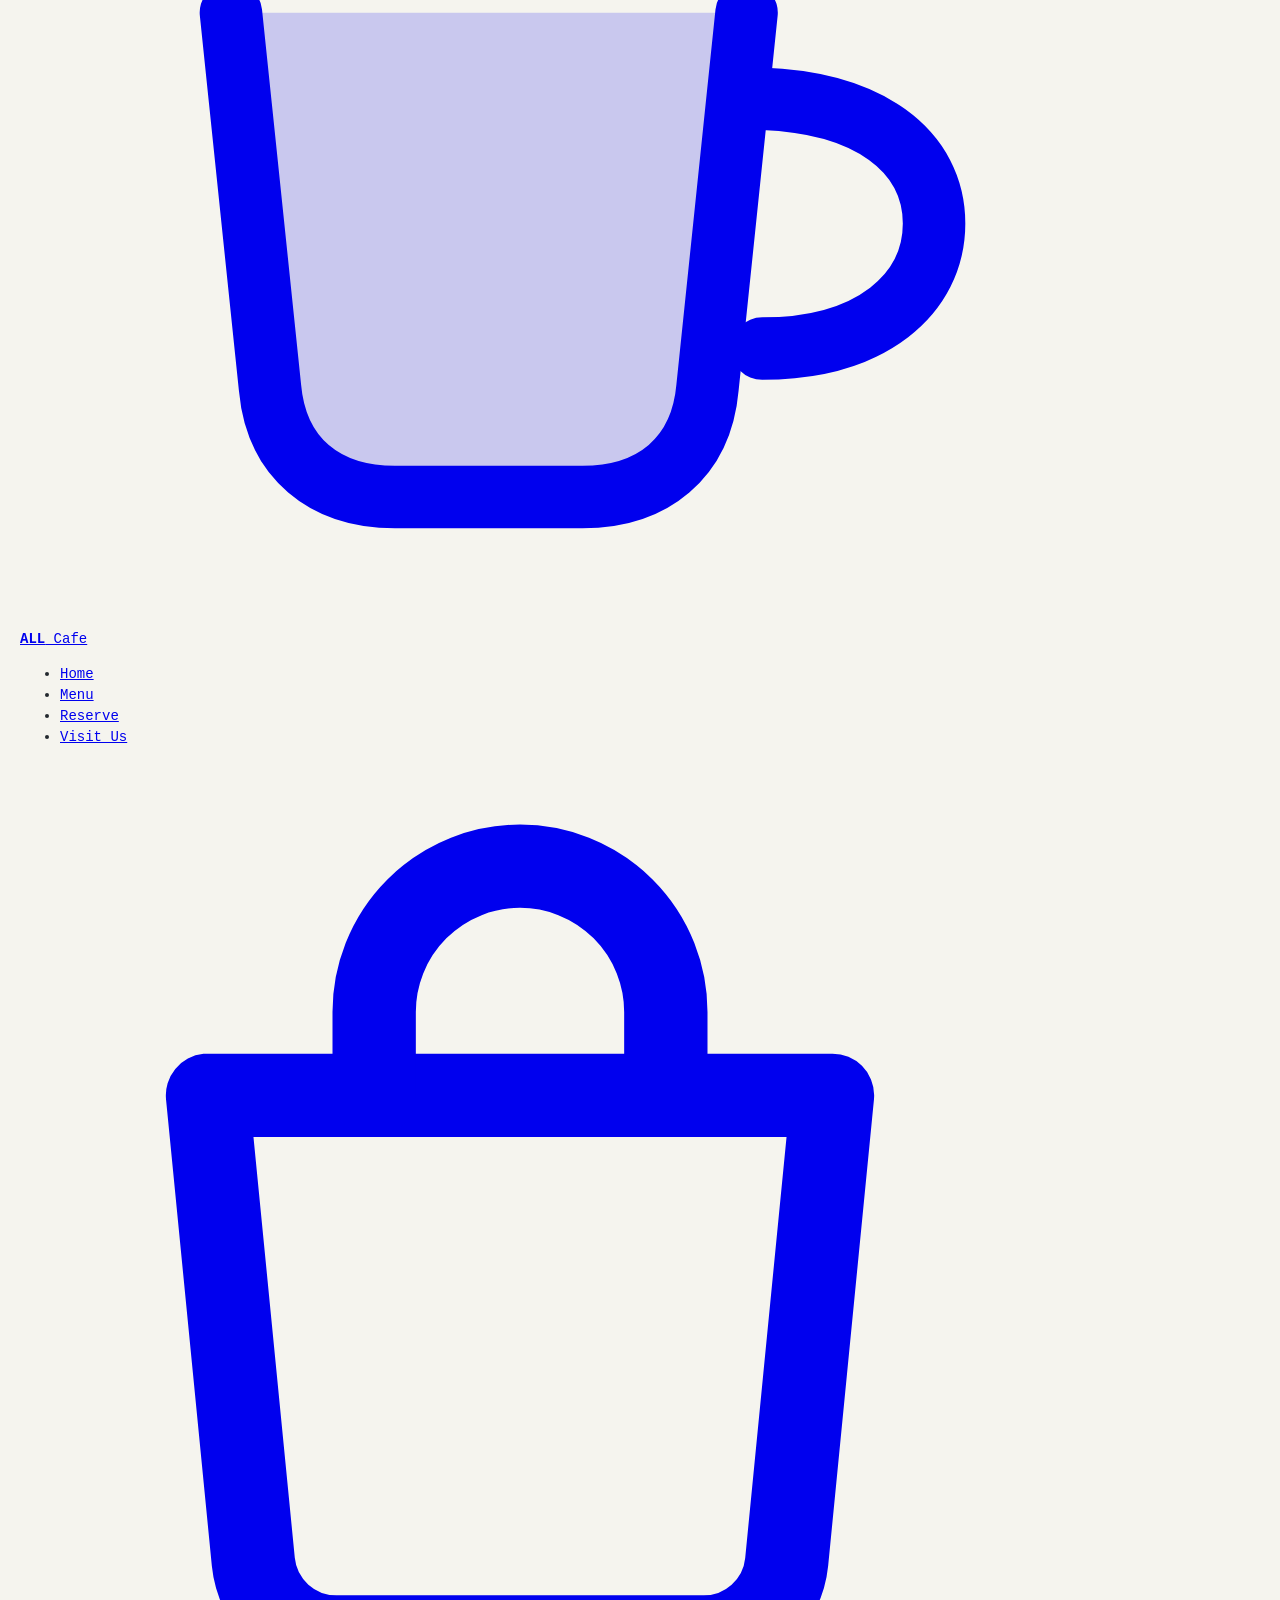
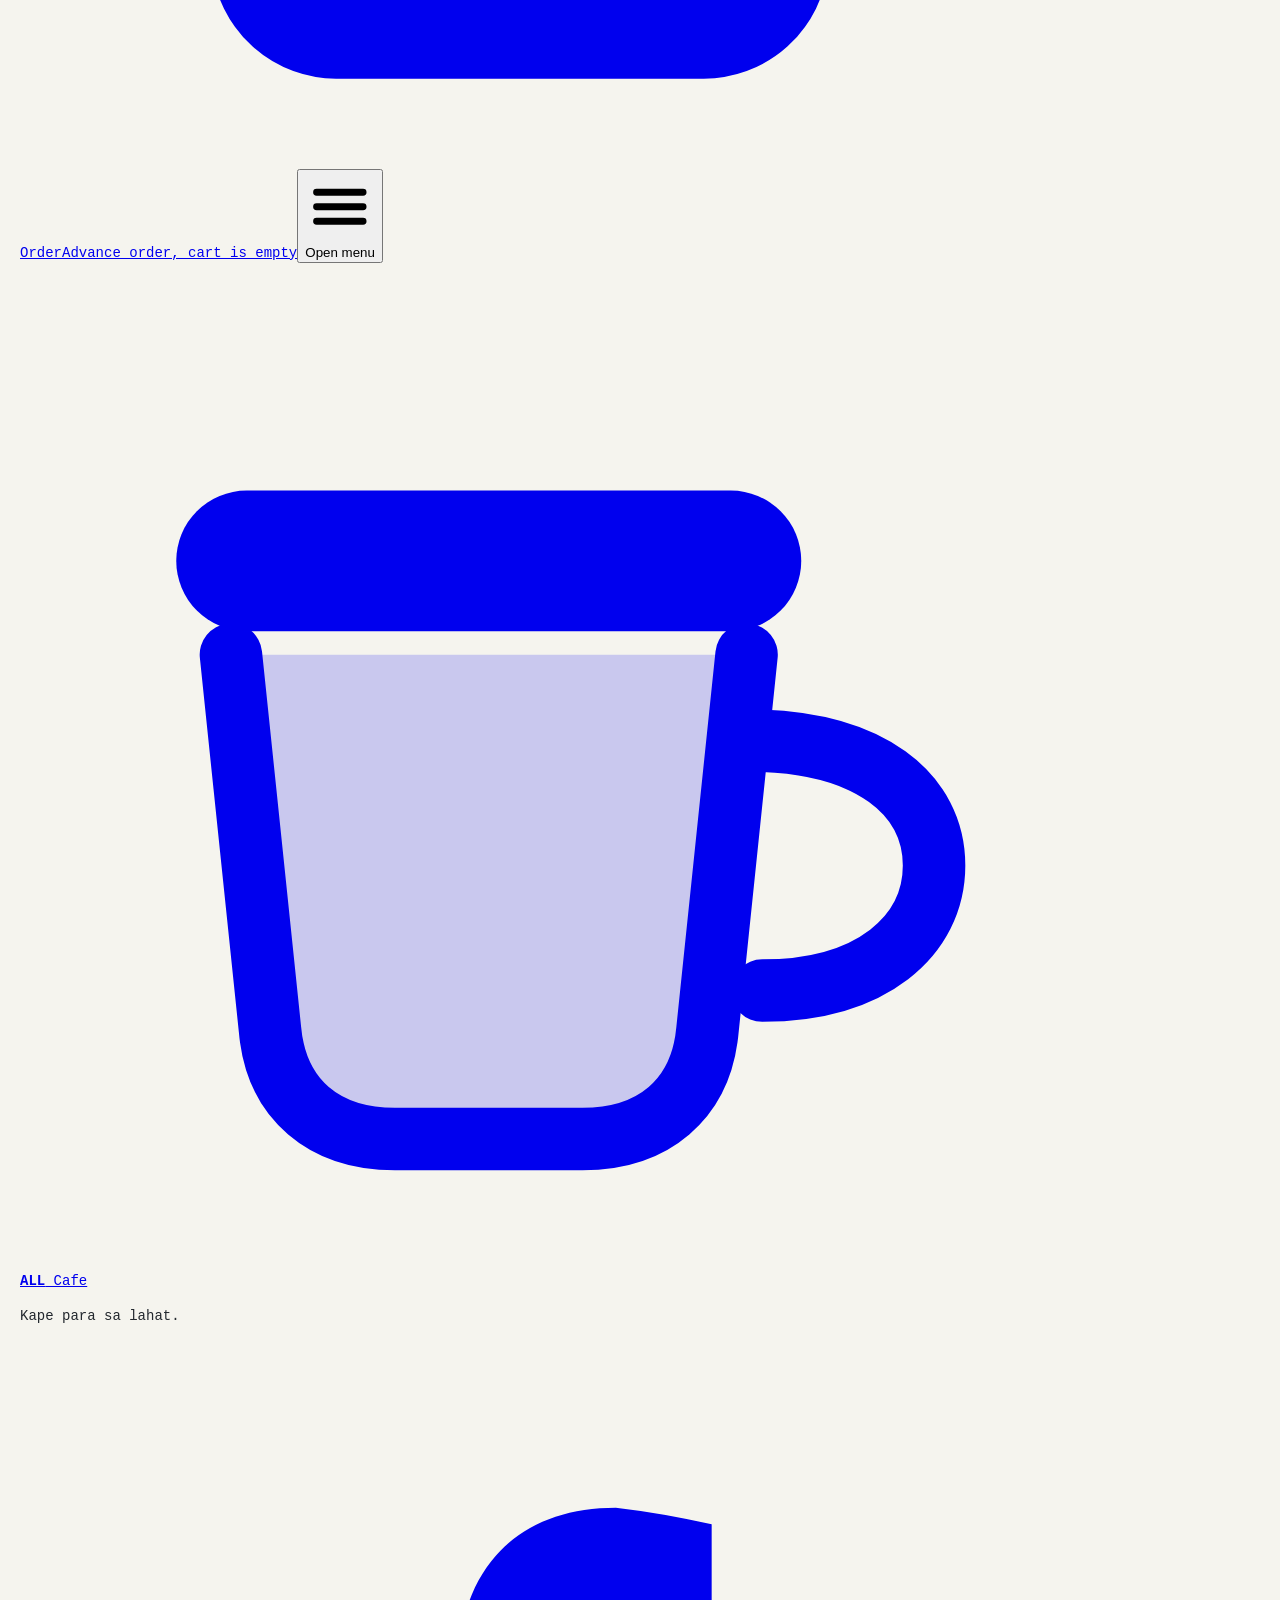
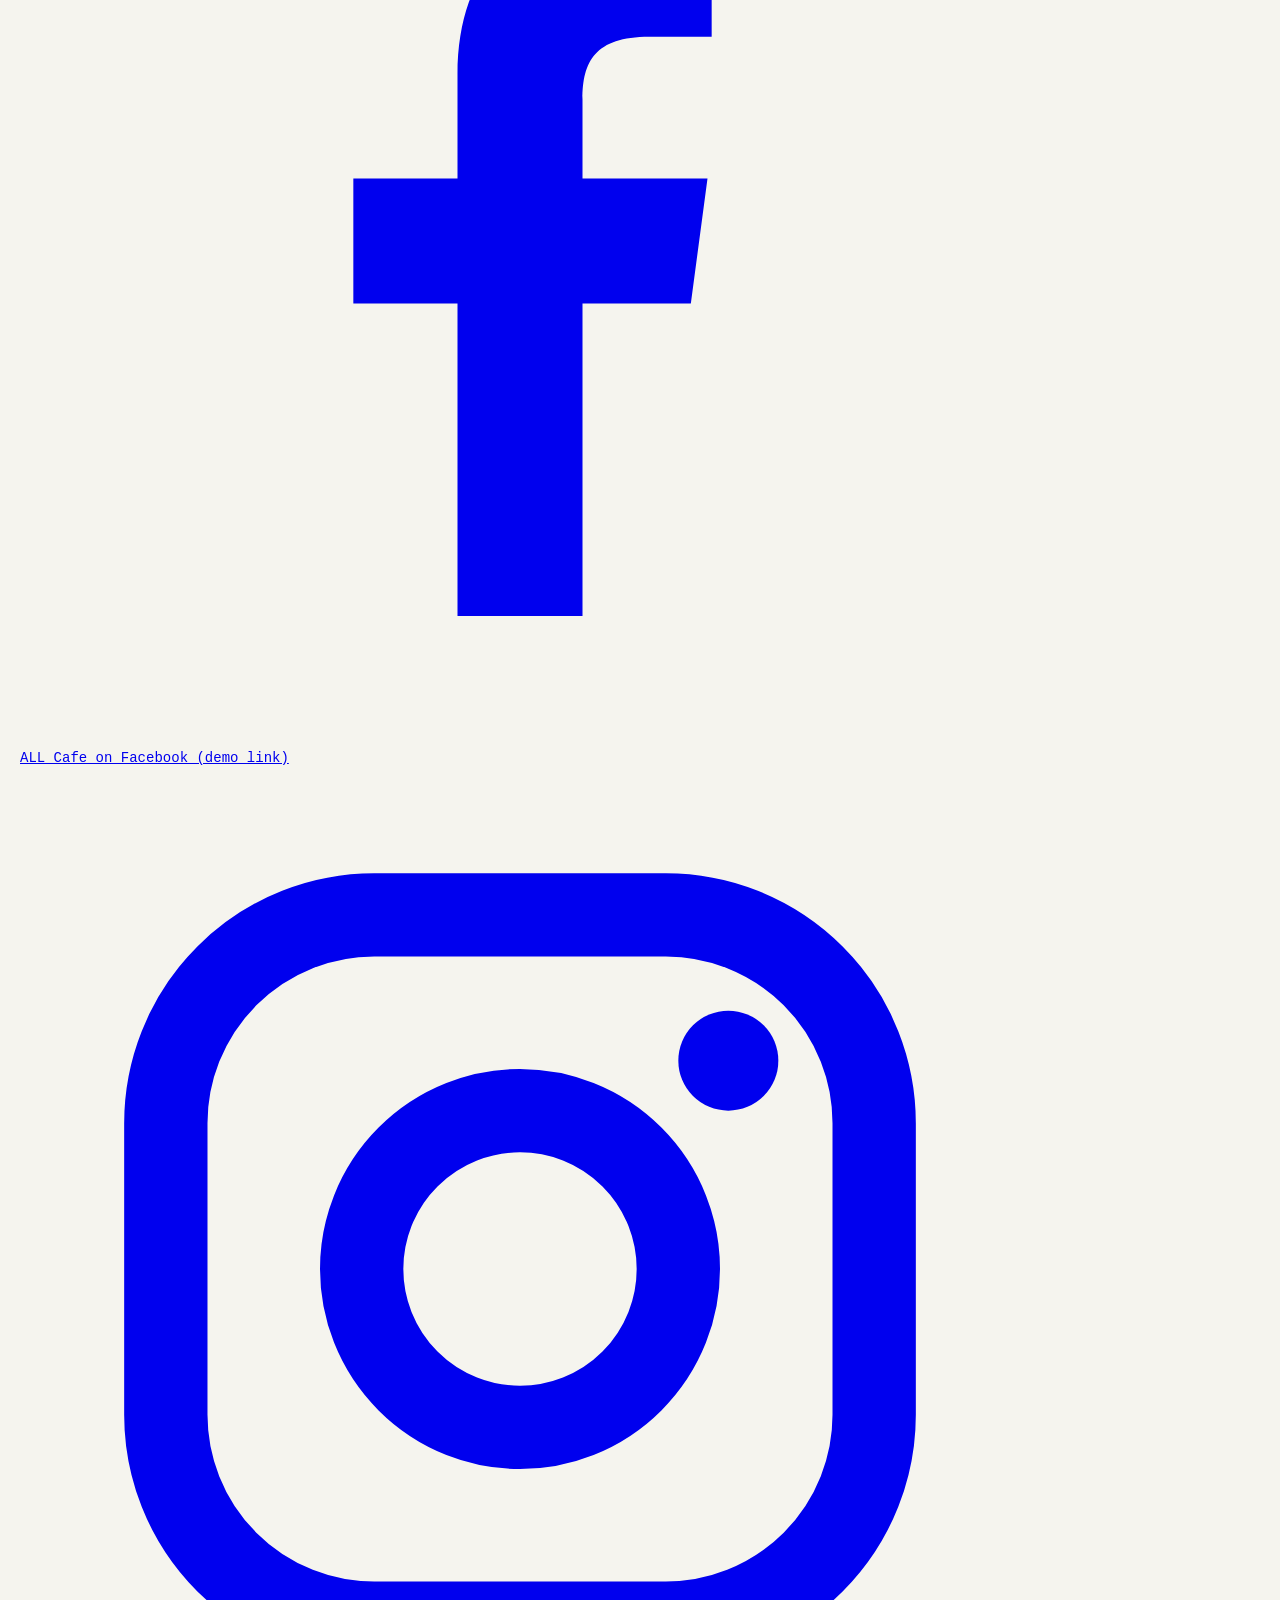
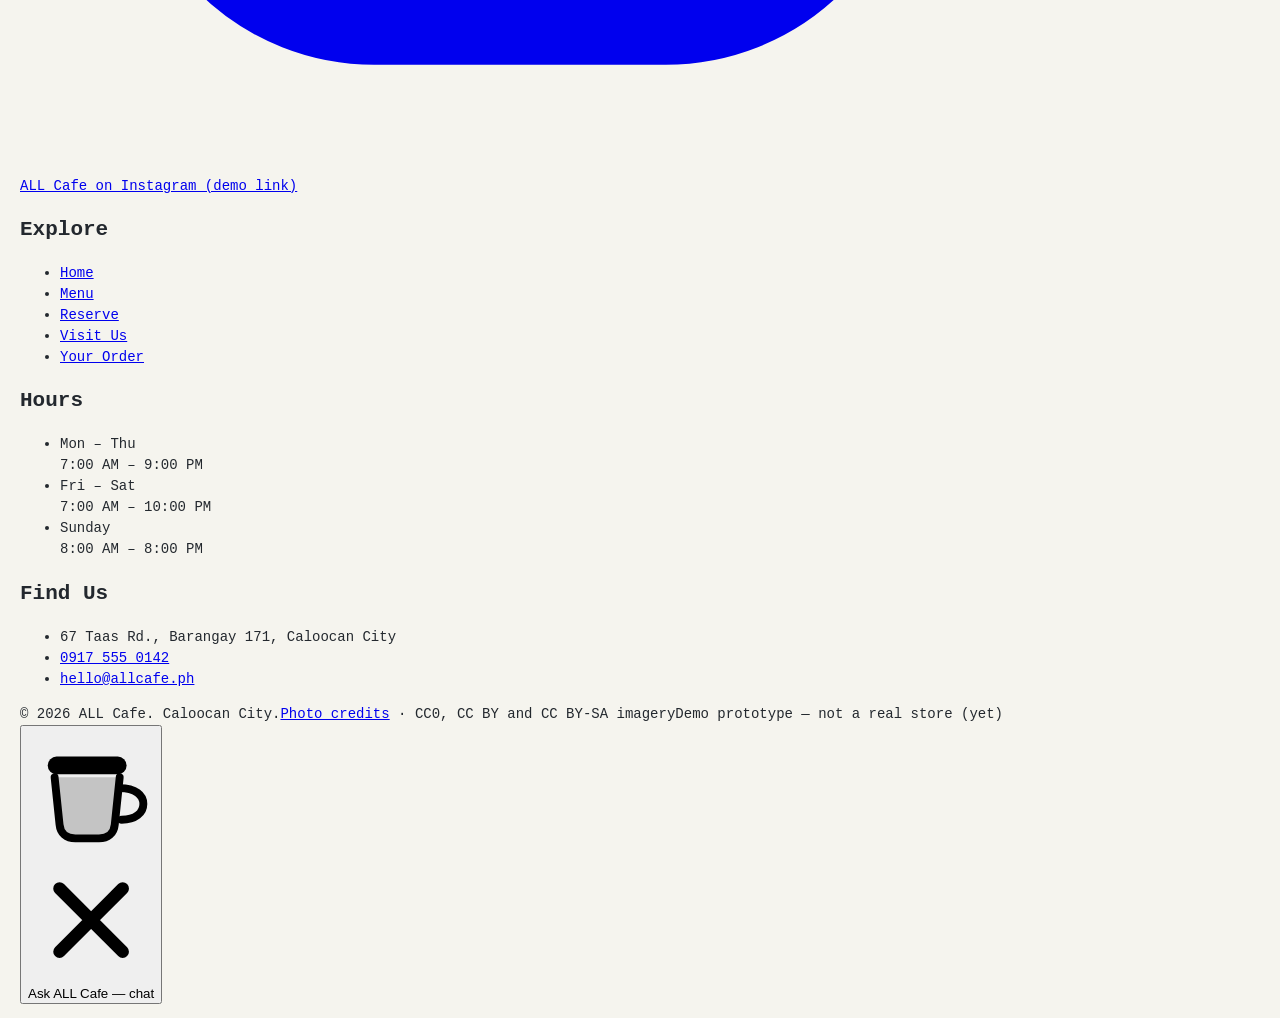
<file: _selftest.html>
<!DOCTYPE html>
<html lang="en">
<head>
<meta charset="utf-8">
<title>ALL Cafe — self test</title>
<style>
  body{font:14px/1.5 ui-monospace,Consolas,monospace;background:#F5F4EE;color:#23282E;margin:20px;max-width:1000px}
  h1{font:700 20px system-ui;margin:0 0 4px}
  .row{padding:3px 8px;border-left:4px solid transparent}
  .pass{color:#2F6B2A;border-color:#5C7A54}
  .fail{color:#B3261E;background:#FBEAE9;border-color:#B3261E;font-weight:700}
  .head{margin-top:14px;font-weight:700;color:#1F4A3C;border-bottom:2px solid #1F4A3C}
  #summary{font:700 18px system-ui;padding:10px;margin:12px 0;border:2px solid #1F4A3C;border-radius:8px}
</style>
</head>
<body>
<h1>ALL Cafe — module self test</h1>
<div id="summary">running…</div>
<div id="out"></div>

<div data-include="header"></div>
<div data-include="footer"></div>

<script src="js/include.js" defer></script>
<script src="js/menu-data.js" defer></script>
<script src="js/cart.js" defer></script>
<script src="js/cards.js" defer></script>
<script src="js/forms.js" defer></script>
<script src="js/chat.js" defer></script>
<script defer>
window.addEventListener('load', function () {
  var out = document.getElementById('out'), pass = 0, fail = 0;
  function group(name) { out.insertAdjacentHTML('beforeend', '<p class="head">' + name + '</p>'); }
  function check(name, ok, detail) {
    ok ? pass++ : fail++;
    out.insertAdjacentHTML('beforeend',
      '<div class="row ' + (ok ? 'pass' : 'fail') + '">' + (ok ? '✓' : '✗') + ' ' + name +
      (detail !== undefined && !ok ? ' → got: ' + JSON.stringify(detail) : '') + '</div>');
  }
  var A = window.AllCafe;

  group('environment');
  check('AllCafe namespace present', !!A);
  check('sessionStorage usable on this protocol (informational)', true, A.store.persistent);
  out.insertAdjacentHTML('beforeend', '<div class="row">· store.persistent = ' + A.store.persistent +
    ' (false ⇒ in-memory fallback in use)</div>');
  check('header injected', !!document.querySelector('.site-header'));
  check('footer injected', !!document.querySelector('.site-footer'));
  check('chat fab mounted', !!document.querySelector('.chat-fab'));
  check('menu has 20 items', A.MENU.length === 20, A.MENU.length);
  check('every item has a unique id', new Set(A.MENU.map(function(i){return i.id;})).size === A.MENU.length);
  check('every item has alt text', A.MENU.every(function(i){return i.alt && i.alt.length > 8;}));
  check('4 featured items', A.featuredItems().length === 4, A.featuredItems().length);

  group('peso formatting');
  check('₱1,234 comma thousands', A.peso(1234) === '₱1,234', A.peso(1234));
  check('₱150 plain', A.peso(150) === '₱150', A.peso(150));

  group('cart engine');
  A.cart.clear();
  check('starts empty', A.cart.isEmpty());
  A.cart.add('spanish-latte');
  A.cart.add('spanish-latte');
  A.cart.add('ube-cheese-pandesal', 3);
  check('count sums quantities', A.cart.count() === 5, A.cart.count());
  check('subtotal 2×150 + 3×75 = 525', A.cart.subtotal() === 525, A.cart.subtotal());
  check('unknown id rejected', A.cart.add('not-a-drink') === null);
  check('cart still 2 lines', A.cart.lines().length === 2, A.cart.lines().length);
  check('qty clamps at MAX_QTY', A.cart.setQty('spanish-latte', 99) === 10, A.cart.setQty('spanish-latte', 99));
  check('setQty(0) removes the line', (A.cart.setQty('spanish-latte', 0), A.cart.lines().length) === 1);

  var removed = A.cart.remove('ube-cheese-pandesal');
  check('remove returns line + index', removed && removed.qty === 3 && removed.index === 0, removed);
  check('cart empty after remove', A.cart.isEmpty());
  A.cart.restore(removed);
  check('restore puts it back', A.cart.count() === 3, A.cart.count());
  check('detailed() re-derives price from menu-data',
    A.cart.detailed()[0].price === A.findItem('ube-cheese-pandesal').price);

  A.store.set('allcafe.cart', [{id:'ghost', qty:2}, {id:'americano', qty:'3'}, {id:'americano', qty:1}, null, {qty:9}]);
  check('read() drops unknown ids, dupes and junk', A.cart.lines().length === 1, A.cart.lines());
  check('read() coerces string qty', A.cart.count() === 3, A.cart.count());
  A.cart.clear();
  check('clear empties the cart', A.cart.isEmpty() && A.cart.count() === 0);

  group('badge sync');
  A.cart.add('americano', 2);
  check('badge shows 2', document.querySelector('[data-cart-count]').textContent === '2');
  check('badge visible', document.querySelector('[data-cart-count]').hidden === false);
  A.cart.clear();
  check('badge hidden when empty', document.querySelector('[data-cart-count]').hidden === true);

  group('PH mobile validation');
  [['09171234567',true],['+639171234567',true],['639171234567',true],['0917 123 4567',true],
   ['0917-123-4567',true],['0917123456',false],['08171234567',false],['12345',false],['',false],
   ['+6391712345678',false],['abcdefghijk',false]].forEach(function (pair) {
    check('“' + pair[0] + '” → ' + pair[1], A.forms.isValidMobile(pair[0]) === pair[1]);
  });
  check('formats to 0917 123 4567', A.forms.formatMobile('+639171234567') === '0917 123 4567',
    A.forms.formatMobile('+639171234567'));

  group('time slots (from opening hours)');
  function nextDow(dow) {
    var d = new Date();
    d.setDate(d.getDate() + 1);
    while (d.getDay() !== dow) d.setDate(d.getDate() + 1);
    return A.toISODate(d);
  }
  var sunday = nextDow(0), saturday = nextDow(6), monday = nextDow(1);
  var sunSlots = A.forms.slotsFor(sunday, { endOffsetMins: 30 });
  check('Sunday opens 8:00 AM', sunSlots[0].label === '8:00 AM', sunSlots[0]);
  check('Sunday last pickup 7:30 PM', sunSlots[sunSlots.length-1].label === '7:30 PM', sunSlots[sunSlots.length-1]);
  var satSlots = A.forms.slotsFor(saturday, { endOffsetMins: 60 });
  check('Saturday opens 7:00 AM', satSlots[0].label === '7:00 AM', satSlots[0]);
  check('Saturday last seating 9:00 PM', satSlots[satSlots.length-1].label === '9:00 PM', satSlots[satSlots.length-1]);
  var monSlots = A.forms.slotsFor(monday, { endOffsetMins: 30 });
  check('Monday last pickup 8:30 PM', monSlots[monSlots.length-1].label === '8:30 PM', monSlots[monSlots.length-1]);
  check('slots are 30 minutes apart', monSlots[1].minutes - monSlots[0].minutes === 30);
  check('past date yields no slots', A.forms.slotsFor('2020-01-01', {}).length === 0);
  check('garbage date yields no slots', A.forms.slotsFor('nope', {}).length === 0);
  check('describeSlot reads naturally',
    /at 3:30 PM$/.test(A.forms.describeSlot(monday, '15:30')), A.forms.describeSlot(monday, '15:30'));

  group('chat intents');
  [['what time do you open','hours'],['bukas ba kayo ngayon','hours'],['anong oras kayo sarado','hours'],
   ['where are you located','location'],['saan kayo banda','location'],['how do i get there','location'],
   ['magkano ang latte','menu'],['do you have ube','menu'],['whats on the menu','menu'],
   ['i want to reserve a table','reservation'],['pwede magpareserve para sa birthday','reservation'],
   ['how do i order ahead','order'],['pano umorder','order'],['pickup ba ito','order'],
   ['do you accept gcash','payment'],['pwede bang cash','payment'],
   ['is there parking','parking'],['may parking ba kayo','parking'],
   ['can i talk to a human','human'],['may tao ba diyan','human']
  ].forEach(function (pair) {
    var answer = A.chat.match(pair[0]);
    var expected = A.chat.intents.filter(function (i) { return i.id === pair[1]; })[0].answer();
    check('“' + pair[0] + '” → ' + pair[1], answer.html === expected.html, answer.html.slice(0, 60));
  });
  check('small talk: “hello”', /Kumusta/.test(A.chat.match('hello').html));
  check('small talk: “salamat”', /Walang anuman/.test(A.chat.match('salamat').html));
  check('fallback re-offers chips', A.chat.match('do you sell bicycles').showChips === true);
  check('fallback text', /Di ko sure/.test(A.chat.match('xyzzy plugh').html));
  check('hours answer quotes real hours', /7:00 AM/.test(A.chat.match('hours').html));
  check('menu answer quotes a real price',
    A.chat.match('magkano').html.indexOf(A.peso(65)) !== -1, A.chat.match('magkano').html);

  group('cards');
  var html = A.cardHTML(A.findItem('spanish-latte'));
  check('card renders name', html.indexOf('Spanish Latte') !== -1);
  check('card renders price', html.indexOf('₱150') !== -1);
  check('card image has alt', /alt="An iced Spanish latte/.test(html));
  check('card has add button', /data-add-id="spanish-latte"/.test(html));
  check('escapeHTML neutralises markup',
    A.escapeHTML('<img src=x onerror=alert(1)>') === '&lt;img src=x onerror=alert(1)&gt;');

  group('codes');
  check('order code shape ALL-YYYYMMDD-###', /^ALL-\d{8}-\d{3}$/.test(A.orderCode()), A.orderCode());
  check('reservation code shape RSV-####', /^RSV-\d{4}$/.test(A.reservationCode()), A.reservationCode());

  A.cart.clear();
  document.getElementById('summary').textContent =
    (fail === 0 ? '✅ ALL PASS — ' : '❌ FAILURES — ') + pass + ' passed, ' + fail + ' failed';
  document.getElementById('summary').style.background = fail === 0 ? '#E6EDE2' : '#FBEAE9';
});
</script>
</body>
</html>
</file>
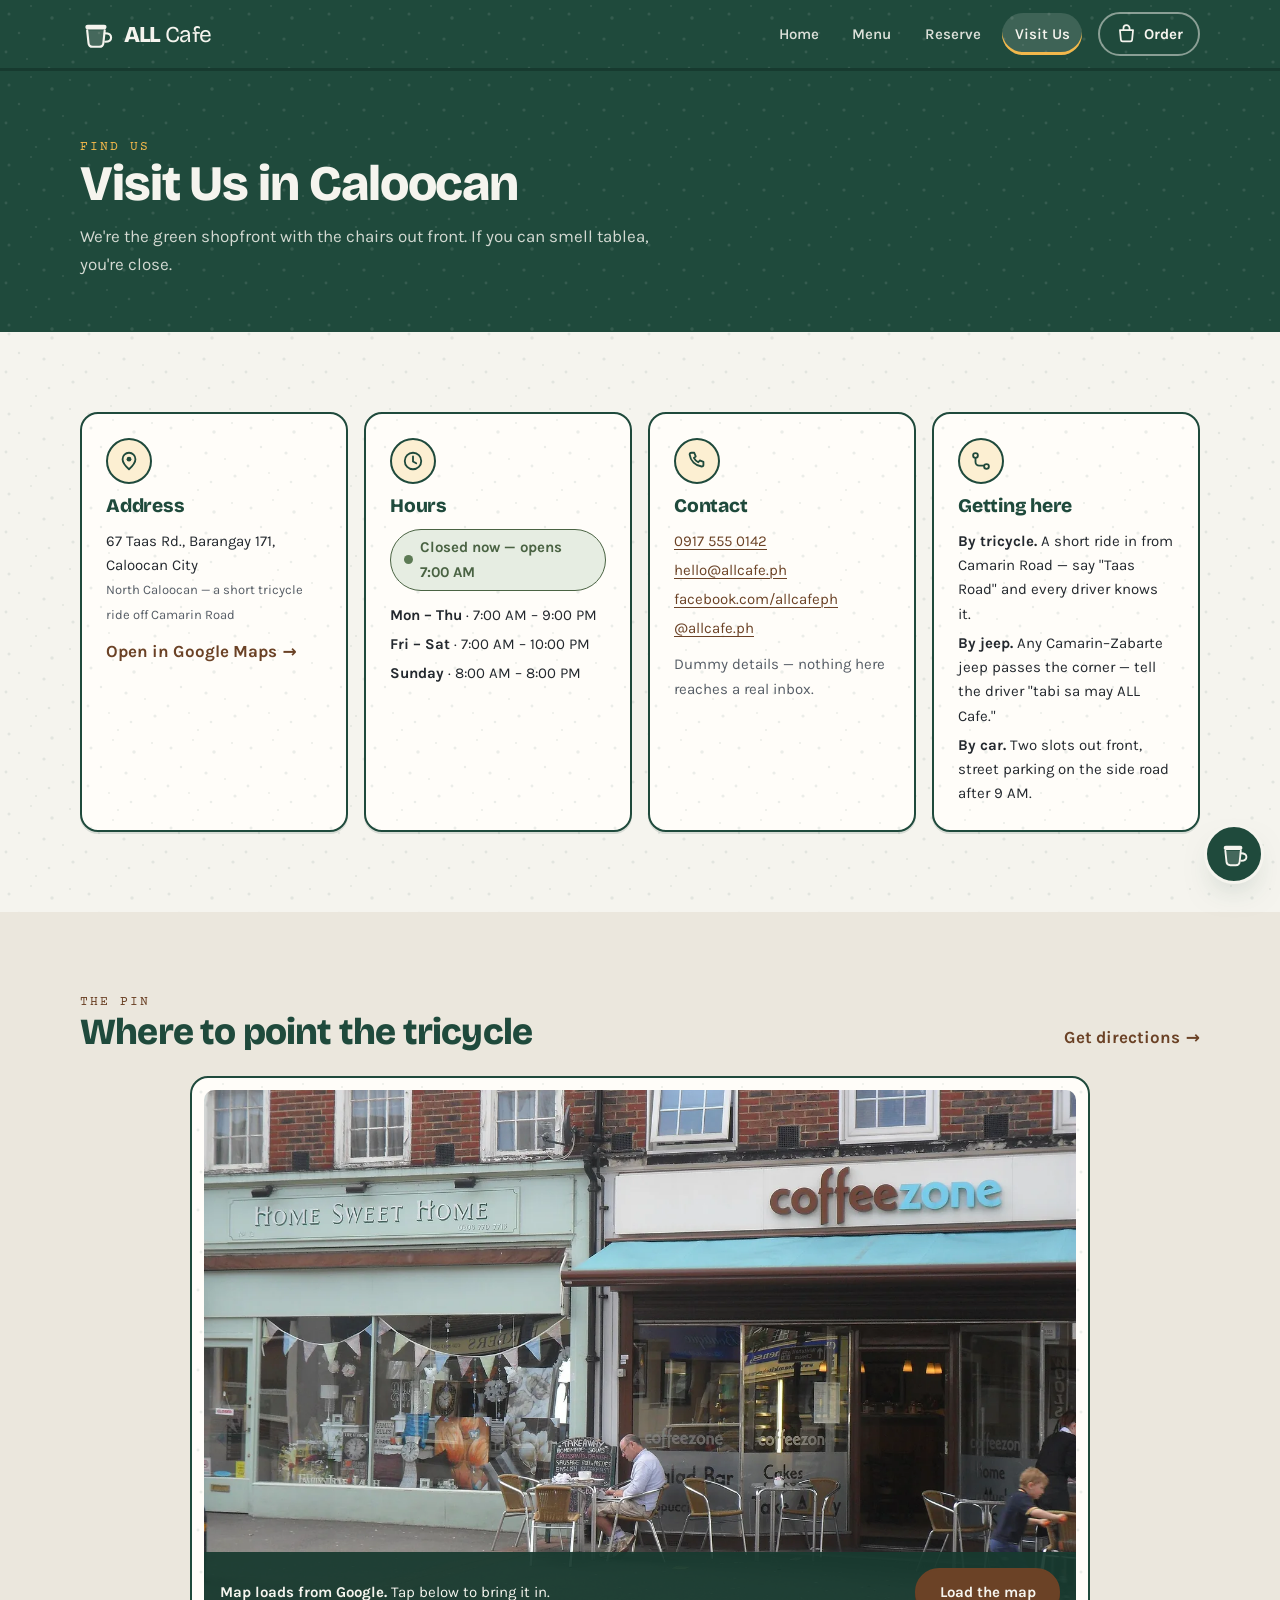
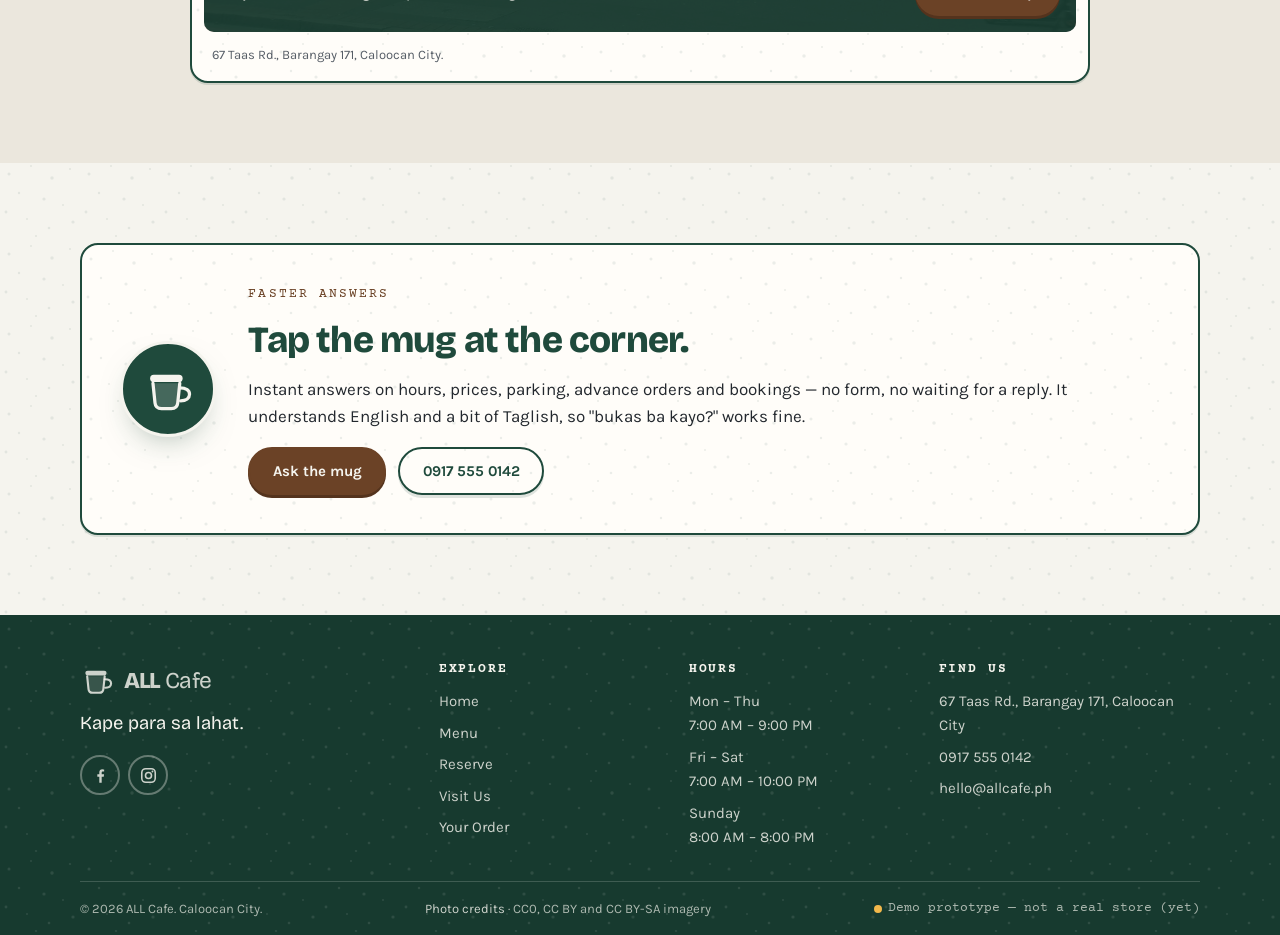
<file: contact.html>
<!DOCTYPE html>
<html lang="en">
<head>
<meta charset="utf-8">
<meta name="viewport" content="width=device-width, initial-scale=1">
<title>Visit Us — ALL Cafe | Barangay 171, Caloocan City</title>
<meta name="description" content="ALL Cafe is at 67 Taas Rd., Barangay 171, Caloocan City — a short tricycle ride off Camarin Road in North Caloocan. Hours, directions and contact details.">
<meta name="theme-color" content="#1F4A3C">
<meta property="og:type" content="website">
<meta property="og:title" content="Visit Us — ALL Cafe, Caloocan City">
<meta property="og:description" content="67 Taas Rd., Barangay 171, Caloocan City. Open daily from 7 AM.">
<meta property="og:image" content="images/story/storefront.webp">
<link rel="icon" href="assets/favicon.svg" type="image/svg+xml">
<link rel="preconnect" href="https://fonts.googleapis.com">
<link rel="preconnect" href="https://fonts.gstatic.com" crossorigin>
<link rel="stylesheet" href="https://fonts.googleapis.com/css2?family=Bricolage+Grotesque:opsz,wght@12..96,400;12..96,600;12..96,800&family=Karla:wght@400;500;700&family=Courier+Prime:wght@400;700&display=swap">
<link rel="stylesheet" href="css/base.css">
<link rel="stylesheet" href="css/components.css">
<link rel="stylesheet" href="css/pages.css">
</head>
<body>

<div data-include="header"></div>
<noscript>
  <p class="noscript-note">
    This prototype uses JavaScript for its navigation, map and chat.
    Pages: <a href="index.html">Home</a> · <a href="menu.html">Menu</a> ·
    <a href="reservation.html">Reserve</a> · <a href="contact.html">Visit Us</a> ·
    <a href="order.html">Your Order</a>
  </p>
</noscript>

<main id="main">

  <section class="page-head">
    <div class="wrap">
      <p class="eyebrow">Find us</p>
      <h1>Visit Us in Caloocan</h1>
      <p>We're the green shopfront with the chairs out front. If you can smell tablea, you're close.</p>
    </div>
  </section>

  <section class="section" aria-labelledby="essentials-heading">
    <div class="wrap">
      <h2 id="essentials-heading" class="visually-hidden">Address, hours and contact details</h2>
      <div class="contact-grid">

        <div class="info-card tasa">
          <div class="info-card__icon"><img src="assets/icons/pin.svg" alt="" width="24" height="24"></div>
          <h3>Address</h3>
          <p data-address></p>
          <a class="link-arrow" data-maps-link href="#" target="_blank" rel="noopener">Open in Google Maps</a>
        </div>

        <div class="info-card tasa">
          <div class="info-card__icon"><img src="assets/icons/clock.svg" alt="" width="24" height="24"></div>
          <h3>Hours</h3>
          <p class="pill pill--light" data-open-status></p>
          <ul class="plain-list" data-hours-list></ul>
        </div>

        <div class="info-card tasa">
          <div class="info-card__icon"><img src="assets/icons/phone.svg" alt="" width="24" height="24"></div>
          <h3>Contact</h3>
          <ul class="plain-list">
            <li><a data-site-phone href="#">0917 555 0142</a></li>
            <li><a data-site-email href="#">hello@allcafe.ph</a></li>
            <li><a href="https://facebook.com/allcafeph" rel="noopener nofollow">facebook.com/allcafeph</a></li>
            <li><a href="https://instagram.com/allcafe.ph" rel="noopener nofollow">@allcafe.ph</a></li>
          </ul>
          <p class="field__hint">Dummy details — nothing here reaches a real inbox.</p>
        </div>

        <div class="info-card tasa">
          <div class="info-card__icon"><img src="assets/icons/route.svg" alt="" width="24" height="24"></div>
          <h3>Getting here</h3>
          <ul class="plain-list">
            <li><strong>By tricycle.</strong> A short ride in from Camarin Road &mdash; say "Taas Road" and every driver knows it.</li>
            <li><strong>By jeep.</strong> Any Camarin&ndash;Zabarte jeep passes the corner &mdash; tell the driver "tabi sa may ALL Cafe."</li>
            <li><strong>By car.</strong> Two slots out front, street parking on the side road after 9 AM.</li>
          </ul>
        </div>

      </div>
    </div>
  </section>

  <!-- ============================== Map ============================== -->
  <section class="section section--tint" aria-labelledby="map-heading">
    <div class="wrap">
      <div class="section__head">
        <div>
          <p class="eyebrow">The pin</p>
          <h2 id="map-heading">Where to point the tricycle</h2>
        </div>
        <a class="link-arrow" data-maps-link href="#" target="_blank" rel="noopener">Get directions</a>
      </div>

      <!-- The embed loads on request: it keeps the page light, works offline
           until asked, and avoids a third-party request nobody opted into. -->
      <figure class="map tasa" data-map>
        <div class="map__placeholder" data-map-placeholder>
          <img src="images/story/storefront.webp" alt="A green-fronted corner coffee shop with a bicycle parked outside" width="900" height="560">
          <div class="map__cta">
            <p><strong>Map loads from Google.</strong> Tap below to bring it in.</p>
            <button class="btn btn--primary" type="button" data-map-load>Load the map</button>
          </div>
        </div>
        <figcaption>67 Taas Rd., Barangay 171, Caloocan City.</figcaption>
      </figure>
    </div>
  </section>

  <!-- ========================= Faster answers ======================== -->
  <section class="section" aria-labelledby="faster-heading">
    <div class="wrap">
      <div class="faster tasa">
        <div class="faster__mug" data-faster-mug aria-hidden="true"></div>
        <div class="stack">
          <p class="eyebrow">Faster answers</p>
          <h2 id="faster-heading">Tap the mug at the corner.</h2>
          <p>
            Instant answers on hours, prices, parking, advance orders and bookings &mdash; no form,
            no waiting for a reply. It understands English and a bit of Taglish, so
            "bukas ba kayo?" works fine.
          </p>
          <div class="faster__actions">
            <button class="btn btn--primary" type="button" data-open-chat>Ask the mug</button>
            <a class="btn btn--outline" data-site-phone href="#">Call the shop</a>
          </div>
        </div>
      </div>
    </div>
  </section>

</main>

<div data-include="footer"></div>

<script src="js/include.js" defer></script>
<script src="js/menu-data.js" defer></script>
<script src="js/cart.js" defer></script>
<script src="js/chat.js" defer></script>
<script src="js/contact.js" defer></script>
</body>
</html>
</file>
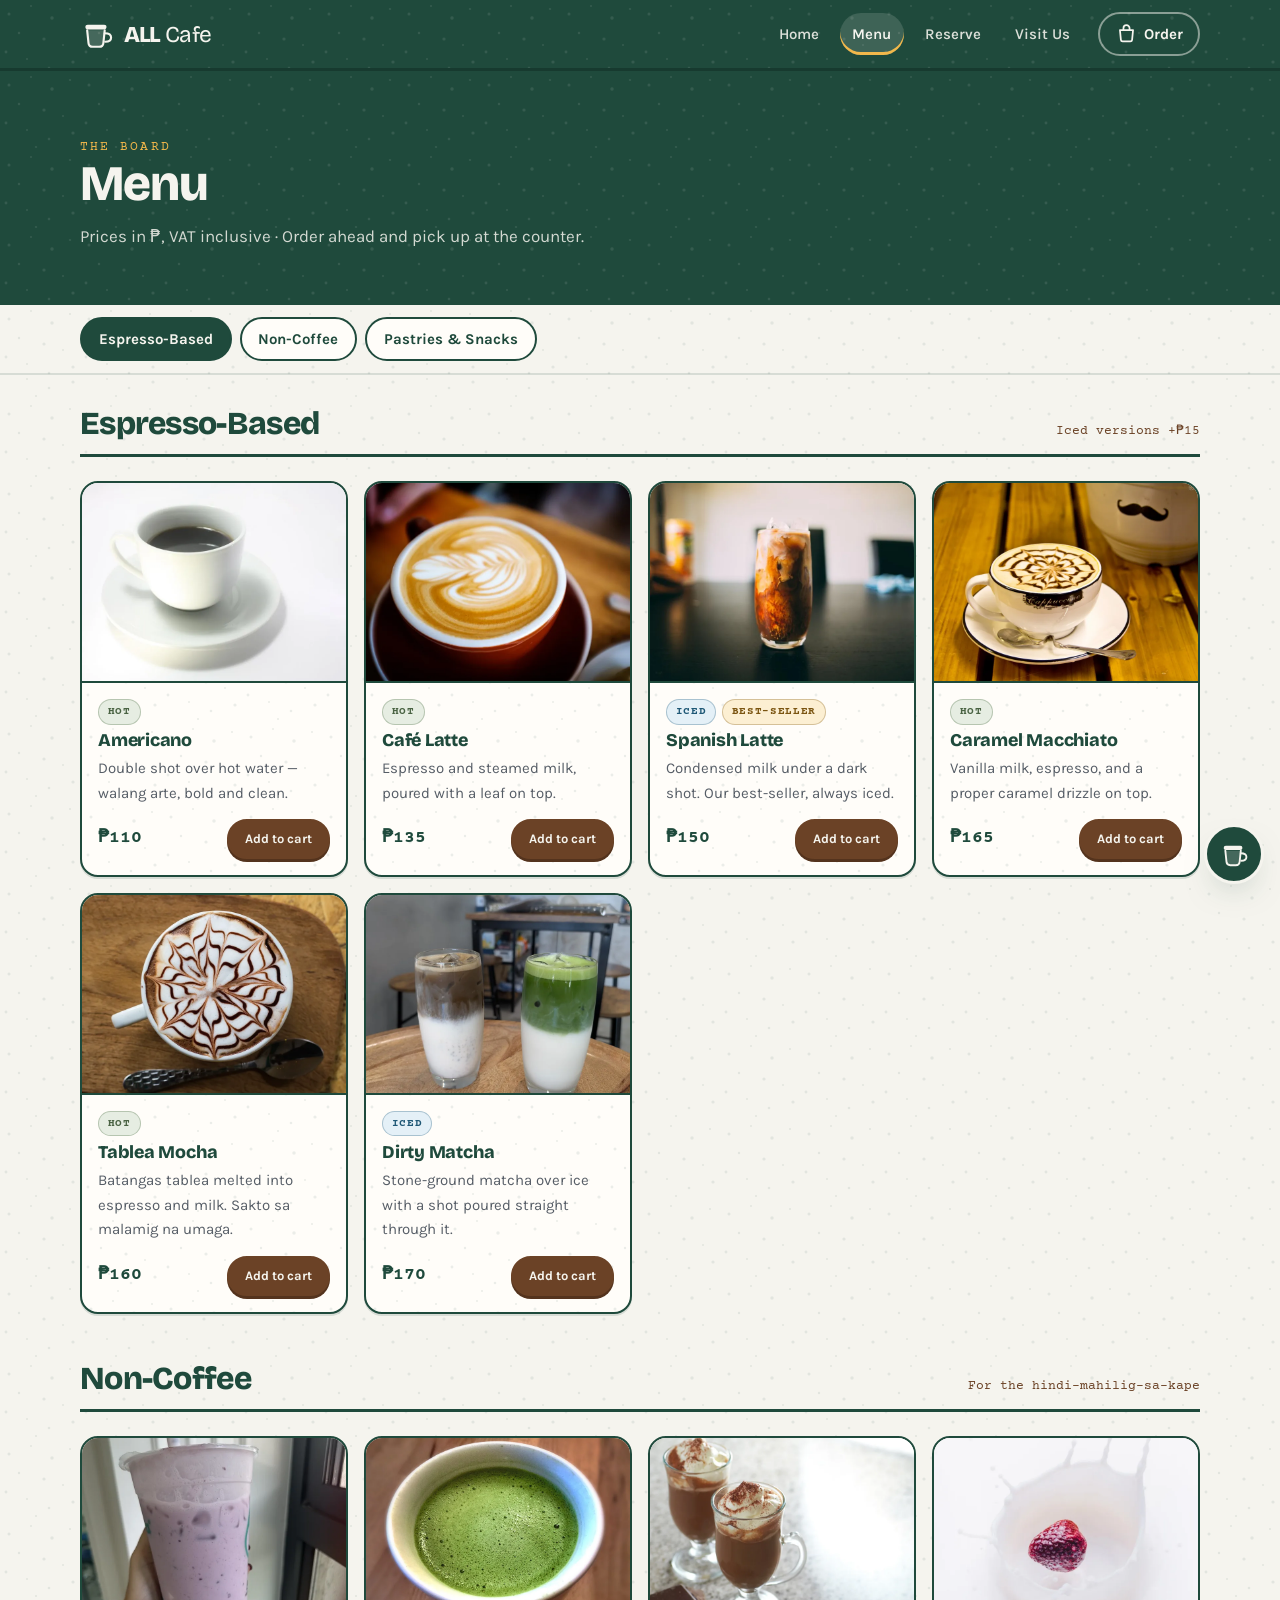
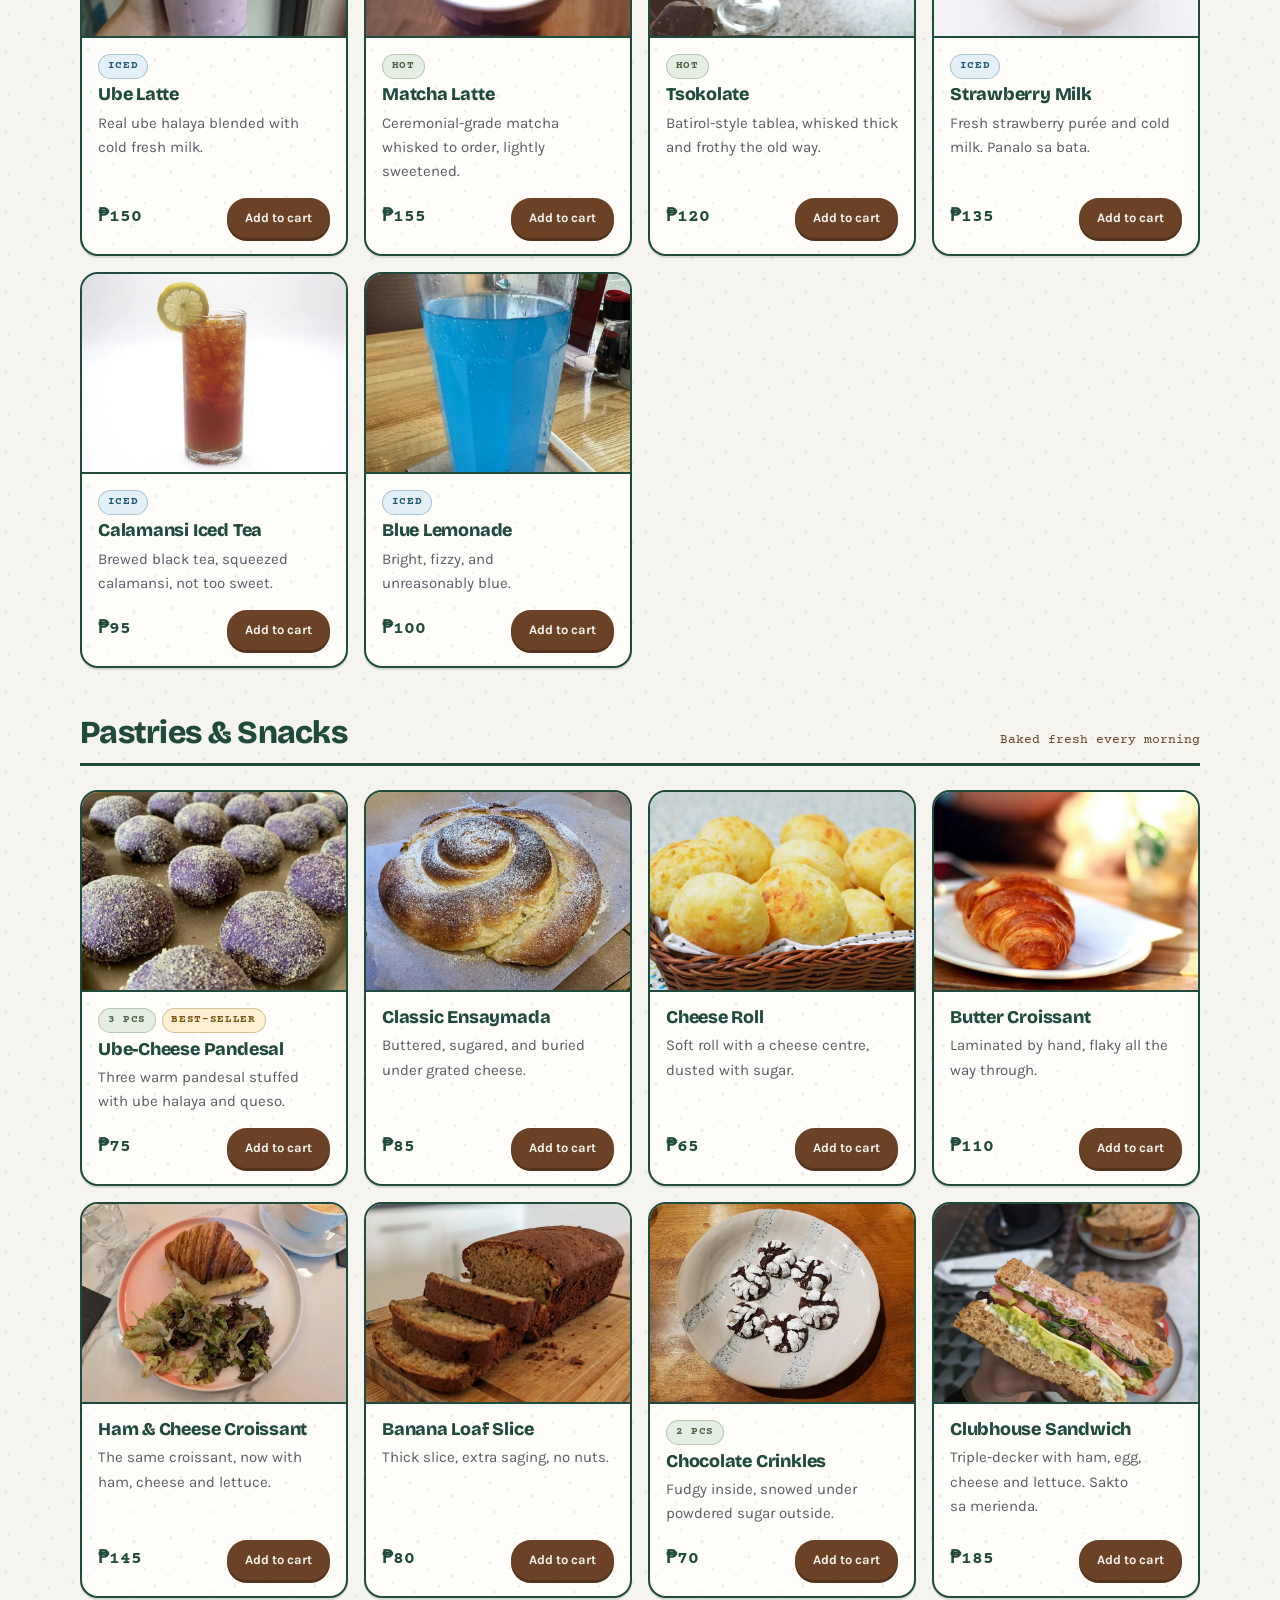
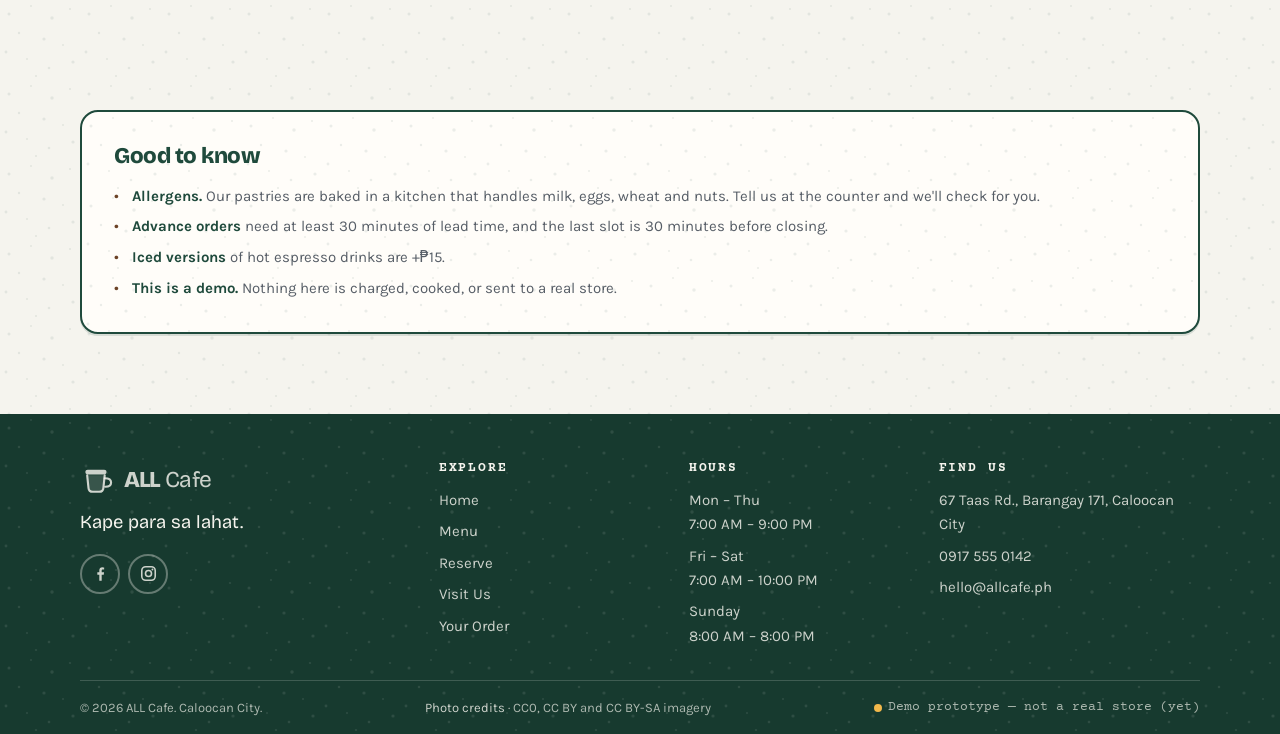
<file: menu.html>
<!DOCTYPE html>
<html lang="en">
<head>
<meta charset="utf-8">
<meta name="viewport" content="width=device-width, initial-scale=1">
<title>Menu — ALL Cafe | Caloocan City</title>
<meta name="description" content="Espresso, non-coffee drinks, pastries and merienda at ALL Cafe Caloocan. Prices in pesos, with advance ordering for pickup.">
<meta name="theme-color" content="#1F4A3C">
<meta property="og:type" content="website">
<meta property="og:title" content="Menu — ALL Cafe">
<meta property="og:description" content="Espresso, non-coffee drinks, pastries and merienda. Order ahead for pickup.">
<meta property="og:image" content="images/menu/spanish-latte.webp">
<link rel="icon" href="assets/favicon.svg" type="image/svg+xml">
<link rel="preconnect" href="https://fonts.googleapis.com">
<link rel="preconnect" href="https://fonts.gstatic.com" crossorigin>
<link rel="stylesheet" href="https://fonts.googleapis.com/css2?family=Bricolage+Grotesque:opsz,wght@12..96,400;12..96,600;12..96,800&family=Karla:wght@400;500;700&family=Courier+Prime:wght@400;700&display=swap">
<link rel="stylesheet" href="css/base.css">
<link rel="stylesheet" href="css/components.css">
<link rel="stylesheet" href="css/pages.css">
</head>
<body>

<div data-include="header"></div>
<noscript>
  <p class="noscript-note">
    This prototype uses JavaScript for its navigation, menu and cart.
    Pages: <a href="index.html">Home</a> · <a href="menu.html">Menu</a> ·
    <a href="reservation.html">Reserve</a> · <a href="contact.html">Visit Us</a> ·
    <a href="order.html">Your Order</a>
  </p>
</noscript>

<main id="main">

  <section class="page-head">
    <div class="wrap">
      <p class="eyebrow">The board</p>
      <h1>Menu</h1>
      <p>Prices in ₱, VAT inclusive · Order ahead and pick up at the counter.</p>
    </div>
  </section>

  <!-- Anchor pills rather than filters: no layout jumps, and the whole
       board stays scannable on a phone. -->
  <nav class="tabs" aria-label="Menu categories">
    <div class="wrap tabs__inner" data-tabs>
      <!-- rendered by menu.js -->
    </div>
  </nav>

  <div class="wrap menu-sections" data-menu-sections>
    <!-- rendered from menu-data.js by menu.js -->
  </div>

  <section class="section">
    <div class="wrap">
      <div class="goodtoknow tasa">
        <h2>Good to know</h2>
        <ul class="plain-list">
          <li><strong>Allergens.</strong> Our pastries are baked in a kitchen that handles milk, eggs, wheat and nuts. Tell us at the counter and we'll check for you.</li>
          <li><strong>Advance orders</strong> need at least 30 minutes of lead time, and the last slot is 30 minutes before closing.</li>
          <li><strong>Iced versions</strong> of hot espresso drinks are +₱15.</li>
          <li><strong>This is a demo.</strong> Nothing here is charged, cooked, or sent to a real store.</li>
        </ul>
      </div>
    </div>
  </section>

</main>

<div data-include="footer"></div>

<script src="js/include.js" defer></script>
<script src="js/menu-data.js" defer></script>
<script src="js/cart.js" defer></script>
<script src="js/cards.js" defer></script>
<script src="js/chat.js" defer></script>
<script src="js/menu.js" defer></script>
</body>
</html>
</file>
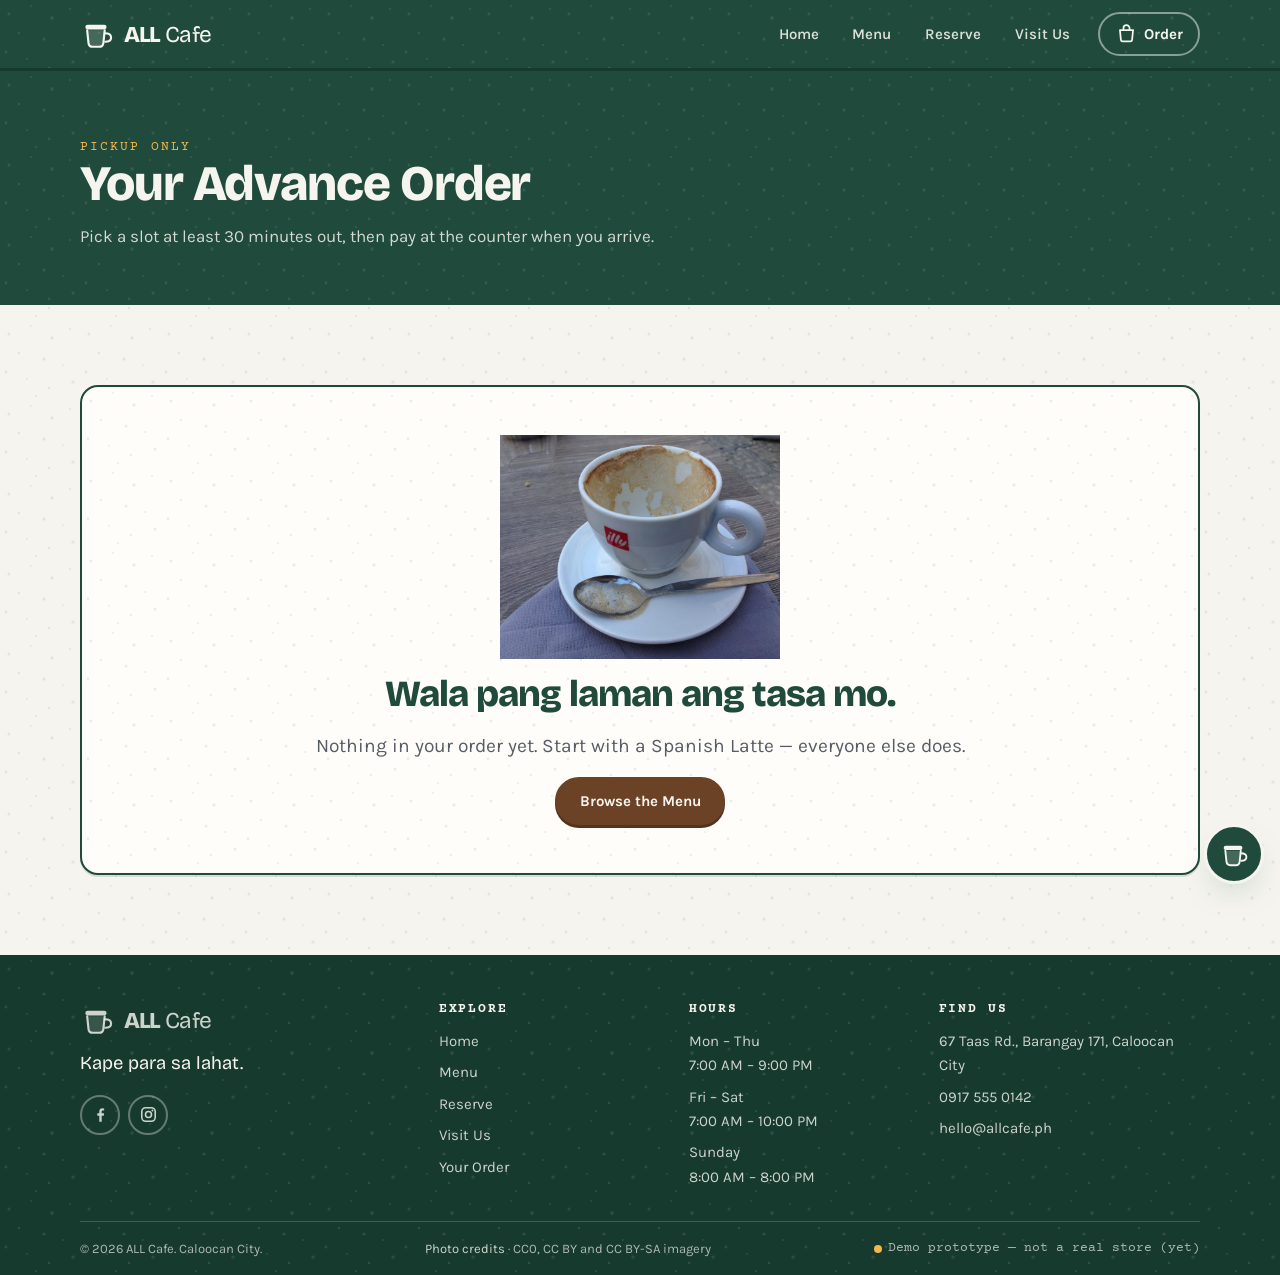
<file: order.html>
<!DOCTYPE html>
<html lang="en">
<head>
<meta charset="utf-8">
<meta name="viewport" content="width=device-width, initial-scale=1">
<title>Your Advance Order — ALL Cafe</title>
<meta name="description" content="Review your ALL Cafe advance order, choose a pickup time, and pay at the counter when you arrive. Demo prototype — no payment is processed.">
<meta name="theme-color" content="#1F4A3C">
<meta property="og:type" content="website">
<meta property="og:title" content="Your Advance Order — ALL Cafe">
<meta property="og:description" content="Order ahead for pickup at ALL Cafe Caloocan.">
<meta property="og:image" content="images/story/empty-tasa.webp">
<link rel="icon" href="assets/favicon.svg" type="image/svg+xml">
<link rel="preconnect" href="https://fonts.googleapis.com">
<link rel="preconnect" href="https://fonts.gstatic.com" crossorigin>
<link rel="stylesheet" href="https://fonts.googleapis.com/css2?family=Bricolage+Grotesque:opsz,wght@12..96,400;12..96,600;12..96,800&family=Karla:wght@400;500;700&family=Courier+Prime:wght@400;700&display=swap">
<link rel="stylesheet" href="css/base.css">
<link rel="stylesheet" href="css/components.css">
<link rel="stylesheet" href="css/pages.css">
</head>
<body>

<div data-include="header"></div>
<noscript>
  <p class="noscript-note">
    This prototype uses JavaScript for its navigation, cart and checkout.
    Pages: <a href="index.html">Home</a> · <a href="menu.html">Menu</a> ·
    <a href="reservation.html">Reserve</a> · <a href="contact.html">Visit Us</a> ·
    <a href="order.html">Your Order</a>
  </p>
</noscript>

<main id="main">

  <section class="page-head" data-head>
    <div class="wrap">
      <p class="eyebrow">Pickup only</p>
      <h1>Your Advance Order</h1>
      <p>Pick a slot at least 30 minutes out, then pay at the counter when you arrive.</p>
    </div>
  </section>

  <div class="section">
    <div class="wrap">

      <!-- ====================== 1. Empty state ====================== -->
      <div class="empty-state tasa" data-view="empty" hidden>
        <img src="images/story/empty-tasa.webp" alt="An empty coffee cup and saucer with a spoon" width="400" height="320">
        <h2>Wala pang laman ang tasa mo.</h2>
        <p class="lede">Nothing in your order yet. Start with a Spanish Latte &mdash; everyone else does.</p>
        <a class="btn btn--primary" href="menu.html">Browse the Menu</a>
      </div>

      <!-- ====================== 2. Cart + form ====================== -->
      <form class="order-layout" data-view="cart" data-order-form novalidate hidden>

        <div class="order-main stack">
          <section aria-labelledby="items-heading">
            <h2 id="items-heading" class="section-title">Your items</h2>
            <ul class="cart-list" data-cart-list></ul>
          </section>

          <section class="panel tasa" aria-labelledby="pickup-heading">
            <h2 id="pickup-heading" class="section-title">Pickup details</h2>

            <div class="form-error-summary" data-error-summary role="alert" hidden></div>

            <div class="form">
              <div class="form__row">
                <div class="field" data-field="name">
                  <label class="field__label" for="order-name">Name <span class="field__req" aria-hidden="true">*</span></label>
                  <input id="order-name" name="name" type="text" autocomplete="name" required
                         aria-describedby="order-name-error">
                  <p class="field__error" id="order-name-error" data-error></p>
                </div>

                <div class="field" data-field="mobile">
                  <label class="field__label" for="order-mobile">Mobile number <span class="field__req" aria-hidden="true">*</span></label>
                  <input id="order-mobile" name="mobile" type="tel" inputmode="tel" autocomplete="tel"
                         placeholder="09XX XXX XXXX" required
                         aria-describedby="order-mobile-hint order-mobile-error">
                  <p class="field__hint" id="order-mobile-hint">So we can text you when it's ready (demo — nothing is sent).</p>
                  <p class="field__error" id="order-mobile-error" data-error></p>
                </div>
              </div>

              <div class="form__row">
                <div class="field" data-field="date">
                  <label class="field__label" for="order-date">Pickup date <span class="field__req" aria-hidden="true">*</span></label>
                  <input id="order-date" name="date" type="date" required
                         aria-describedby="order-date-error">
                  <p class="field__error" id="order-date-error" data-error></p>
                </div>

                <div class="field" data-field="time">
                  <label class="field__label" for="order-time">Pickup time <span class="field__req" aria-hidden="true">*</span></label>
                  <select id="order-time" name="time" required aria-describedby="order-time-hint order-time-error">
                    <option value="">Choose a slot</option>
                  </select>
                  <p class="field__hint" id="order-time-hint" data-slot-hint>30-minute slots within opening hours.</p>
                  <p class="field__error" id="order-time-error" data-error></p>
                </div>
              </div>

              <div class="field" data-field="notes">
                <label class="field__label" for="order-notes">Notes <span class="field__hint">(optional)</span></label>
                <textarea id="order-notes" name="notes" maxlength="200"
                          placeholder="Less ice, extra shot, para kay Ate Bea…"
                          aria-describedby="order-notes-counter"></textarea>
                <p class="counter" id="order-notes-counter" data-counter>0 / 200</p>
              </div>
            </div>
          </section>
        </div>

        <!-- Receipt chit: the running total, set in the order-slip typeface -->
        <aside class="order-side">
          <div class="chit tasa">
            <h3>Order summary</h3>
            <div class="chit__rows" data-chit-rows></div>
            <hr class="chit__rule">
            <div class="chit__row"><span>Subtotal</span><span data-chit-subtotal>₱0</span></div>
            <div class="chit__row"><span>Prep fee</span><span class="chit__free">on the house</span></div>
            <hr class="chit__rule">
            <p class="chit__total"><span>Total</span><span data-chit-total>₱0</span></p>
            <button class="btn btn--primary btn--block" type="submit" data-submit>Place advance order</button>
            <p class="chit__note">Pay at the counter — cash or GCash. This is a demo: no payment is processed.</p>
          </div>
        </aside>
      </form>

      <!-- ===================== 3. Confirmation ====================== -->
      <div data-view="confirm" hidden>
        <div class="confirm tasa">
          <p class="confirm__badge"><span class="dot dot--open"></span> Order received</p>
          <h2>Salamat! We're on it.</h2>
          <p class="lede">Show this code at the counter and we'll hand your order over.</p>

          <p class="confirm__code" data-confirm-code>ALL-00000000-000</p>

          <dl class="confirm__grid">
            <div><dt>Name</dt><dd data-confirm-name></dd></div>
            <div><dt>Mobile</dt><dd data-confirm-mobile></dd></div>
            <div><dt>Pickup</dt><dd data-confirm-when></dd></div>
            <div><dt>Total</dt><dd data-confirm-total></dd></div>
          </dl>

          <div class="chit chit--flat">
            <h3>What you ordered</h3>
            <div class="chit__rows" data-confirm-items></div>
          </div>

          <p class="confirm__notes" data-confirm-notes hidden></p>

          <p class="form-note">
            <span aria-hidden="true">☕</span>
            Pay at the counter — cash or GCash. <strong>Demo only: no payment was processed and no order was sent.</strong>
          </p>

          <div class="confirm__actions">
            <a class="btn btn--outline" href="index.html">Back to Home</a>
            <a class="btn btn--primary" href="menu.html">Order again</a>
          </div>
        </div>
      </div>

    </div>
  </div>

</main>

<div data-include="footer"></div>

<script src="js/include.js" defer></script>
<script src="js/menu-data.js" defer></script>
<script src="js/cart.js" defer></script>
<script src="js/cards.js" defer></script>
<script src="js/forms.js" defer></script>
<script src="js/chat.js" defer></script>
<script src="js/order.js" defer></script>
</body>
</html>
</file>
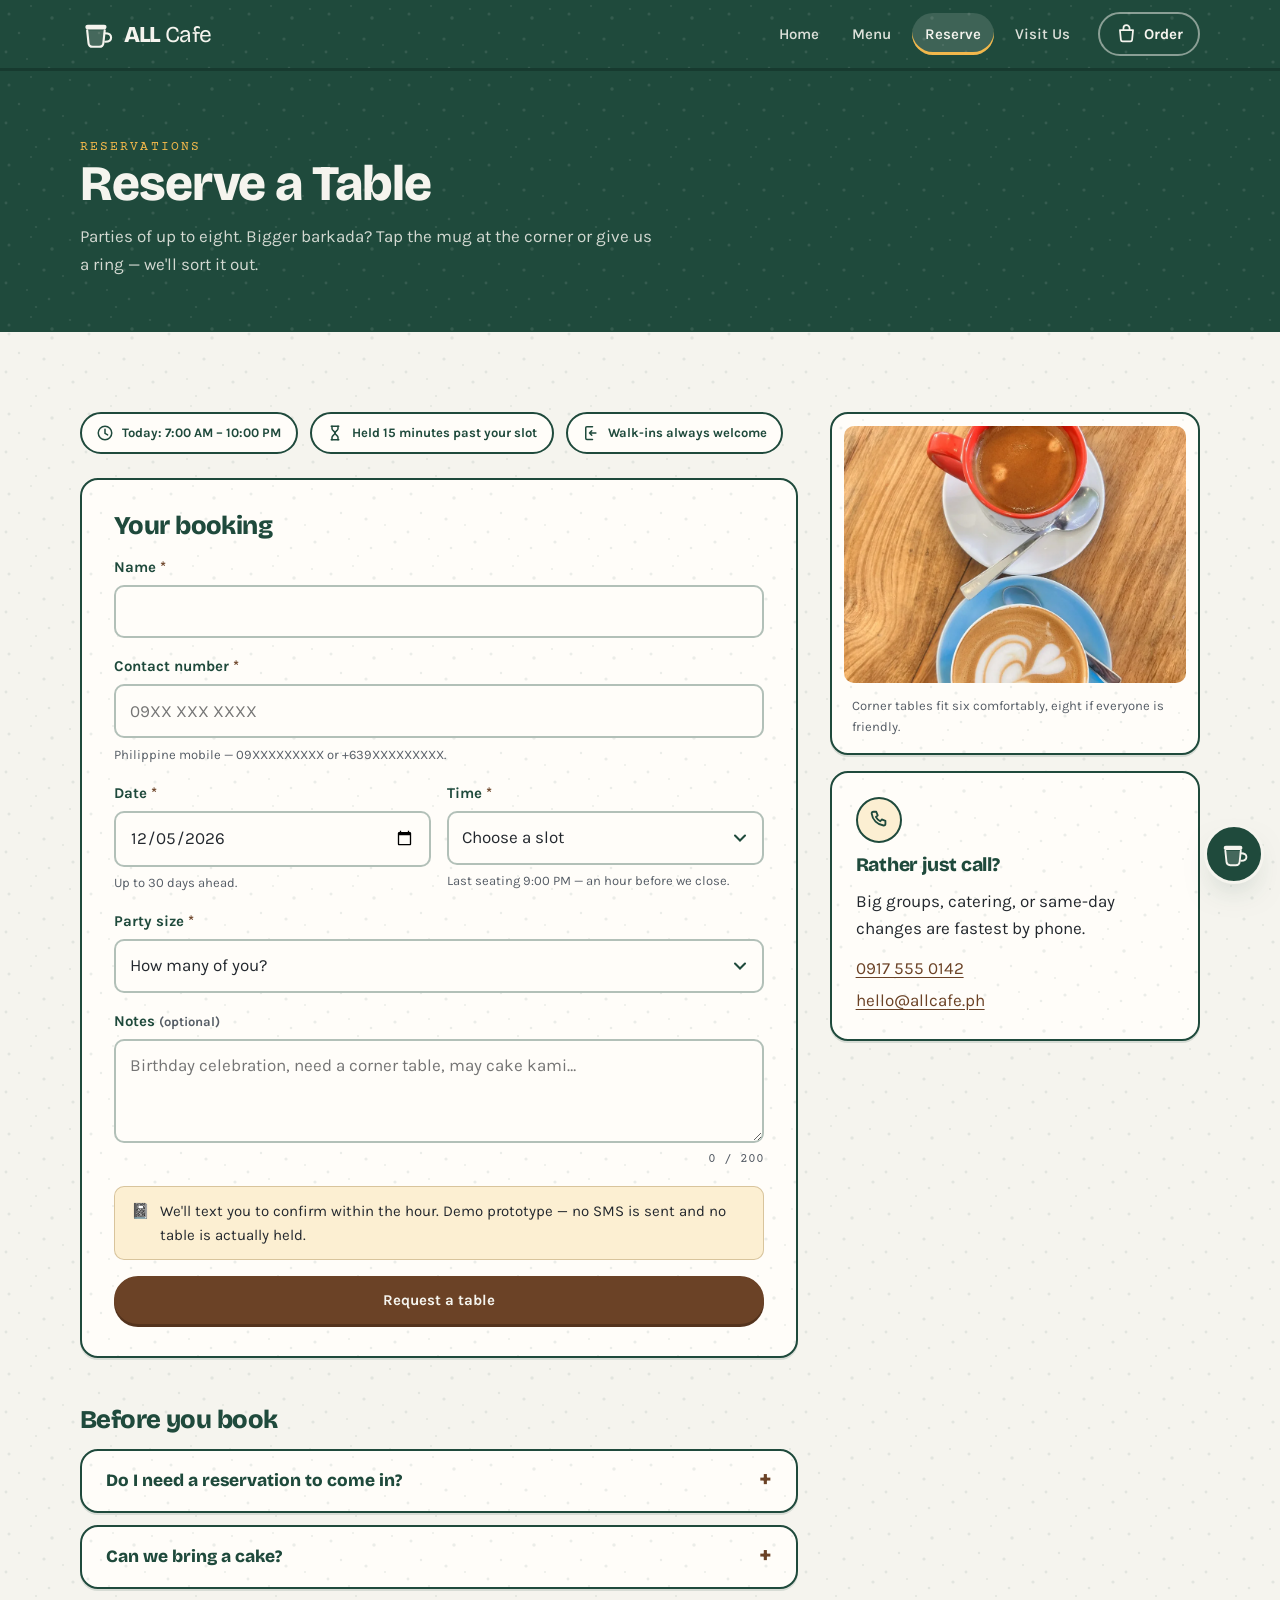
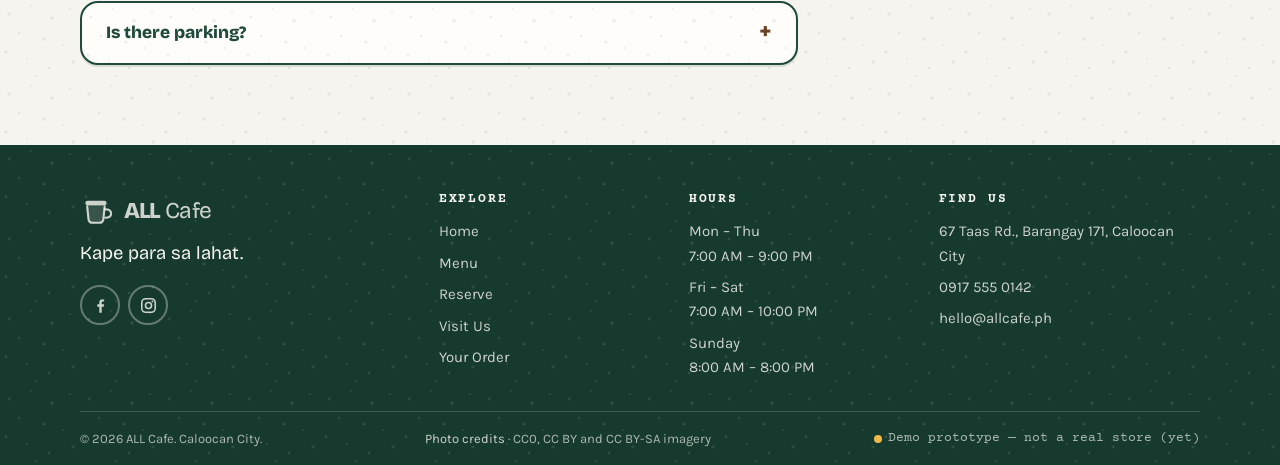
<file: reservation.html>
<!DOCTYPE html>
<html lang="en">
<head>
<meta charset="utf-8">
<meta name="viewport" content="width=device-width, initial-scale=1">
<title>Reserve a Table — ALL Cafe | Caloocan City</title>
<meta name="description" content="Book a table at ALL Cafe Caloocan for parties of up to eight. Fifteen-minute courtesy hold, walk-ins always welcome. Demo prototype — no booking is actually made.">
<meta name="theme-color" content="#1F4A3C">
<meta property="og:type" content="website">
<meta property="og:title" content="Reserve a Table — ALL Cafe">
<meta property="og:description" content="May okasyon? We'll set the table. Parties of up to eight at ALL Cafe Caloocan.">
<meta property="og:image" content="images/story/table-for-two.webp">
<link rel="icon" href="assets/favicon.svg" type="image/svg+xml">
<link rel="preconnect" href="https://fonts.googleapis.com">
<link rel="preconnect" href="https://fonts.gstatic.com" crossorigin>
<link rel="stylesheet" href="https://fonts.googleapis.com/css2?family=Bricolage+Grotesque:opsz,wght@12..96,400;12..96,600;12..96,800&family=Karla:wght@400;500;700&family=Courier+Prime:wght@400;700&display=swap">
<link rel="stylesheet" href="css/base.css">
<link rel="stylesheet" href="css/components.css">
<link rel="stylesheet" href="css/pages.css">
</head>
<body>

<div data-include="header"></div>
<noscript>
  <p class="noscript-note">
    This prototype uses JavaScript for its navigation and booking form.
    Pages: <a href="index.html">Home</a> · <a href="menu.html">Menu</a> ·
    <a href="reservation.html">Reserve</a> · <a href="contact.html">Visit Us</a> ·
    <a href="order.html">Your Order</a>
  </p>
</noscript>

<main id="main">

  <section class="page-head">
    <div class="wrap">
      <p class="eyebrow">Reservations</p>
      <h1>Reserve a Table</h1>
      <p>Parties of up to eight. Bigger barkada? Tap the mug at the corner or give us a ring &mdash; we'll sort it out.</p>
    </div>
  </section>

  <div class="section">
    <div class="wrap reserve-layout">

      <div class="reserve-main">

        <!-- Shown while a request from this tab session is still pending -->
        <div class="banner" data-pending-banner hidden>
          <p class="banner__text">
            You already have a reservation request &mdash; <strong data-pending-code></strong>
            <span data-pending-when></span>.
          </p>
          <div class="banner__actions">
            <button class="btn btn--outline btn--sm" type="button" data-pending-view>View details</button>
            <button class="btn btn--primary btn--sm" type="button" data-pending-cancel>Cancel request</button>
          </div>
        </div>

        <!-- ======================= Booking form ====================== -->
        <div data-view="form">
          <ul class="policy-strip">
            <li><img src="assets/icons/clock.svg" alt="" width="24" height="24"><span data-policy-hours>Open daily</span></li>
            <li><img src="assets/icons/hold.svg" alt="" width="24" height="24"><span>Held 15 minutes past your slot</span></li>
            <li><img src="assets/icons/door.svg" alt="" width="24" height="24"><span>Walk-ins always welcome</span></li>
          </ul>

          <form class="panel tasa" data-reservation-form novalidate>
            <h2 class="section-title">Your booking</h2>

            <div class="form-error-summary" data-error-summary role="alert" hidden></div>

            <div class="form">
              <div class="field" data-field="name">
                <label class="field__label" for="rsv-name">Name <span class="field__req" aria-hidden="true">*</span></label>
                <input id="rsv-name" name="name" type="text" autocomplete="name" required
                       aria-describedby="rsv-name-error">
                <p class="field__error" id="rsv-name-error" data-error></p>
              </div>

              <div class="field" data-field="mobile">
                <label class="field__label" for="rsv-mobile">Contact number <span class="field__req" aria-hidden="true">*</span></label>
                <input id="rsv-mobile" name="mobile" type="tel" inputmode="tel" autocomplete="tel"
                       placeholder="09XX XXX XXXX" required
                       aria-describedby="rsv-mobile-hint rsv-mobile-error">
                <p class="field__hint" id="rsv-mobile-hint">Philippine mobile — 09XXXXXXXXX or +639XXXXXXXXX.</p>
                <p class="field__error" id="rsv-mobile-error" data-error></p>
              </div>

              <div class="form__row">
                <div class="field" data-field="date">
                  <label class="field__label" for="rsv-date">Date <span class="field__req" aria-hidden="true">*</span></label>
                  <input id="rsv-date" name="date" type="date" required aria-describedby="rsv-date-hint rsv-date-error">
                  <p class="field__hint" id="rsv-date-hint">Up to 30 days ahead.</p>
                  <p class="field__error" id="rsv-date-error" data-error></p>
                </div>

                <div class="field" data-field="time">
                  <label class="field__label" for="rsv-time">Time <span class="field__req" aria-hidden="true">*</span></label>
                  <select id="rsv-time" name="time" required aria-describedby="rsv-time-hint rsv-time-error">
                    <option value="">Choose a slot</option>
                  </select>
                  <p class="field__hint" id="rsv-time-hint" data-slot-hint>Last seating is an hour before closing.</p>
                  <p class="field__error" id="rsv-time-error" data-error></p>
                </div>
              </div>

              <div class="field" data-field="party">
                <label class="field__label" for="rsv-party">Party size <span class="field__req" aria-hidden="true">*</span></label>
                <select id="rsv-party" name="party" required aria-describedby="rsv-party-error">
                  <option value="">How many of you?</option>
                  <option value="1">1 person</option>
                  <option value="2">2 people</option>
                  <option value="3">3 people</option>
                  <option value="4">4 people</option>
                  <option value="5">5 people</option>
                  <option value="6">6 people</option>
                  <option value="7">7 people</option>
                  <option value="8">8 people</option>
                  <option value="9+">9+ (chat with us)</option>
                </select>
                <p class="field__error" id="rsv-party-error" data-error></p>
              </div>

              <div class="field" data-field="notes">
                <label class="field__label" for="rsv-notes">Notes <span class="field__hint">(optional)</span></label>
                <textarea id="rsv-notes" name="notes" maxlength="200"
                          placeholder="Birthday celebration, need a corner table, may cake kami…"
                          aria-describedby="rsv-notes-counter"></textarea>
                <p class="counter" id="rsv-notes-counter" data-counter>0 / 200</p>
              </div>

              <p class="form-note" data-submit-hint>
                <span aria-hidden="true">📓</span>
                We'll text you to confirm within the hour. Demo prototype &mdash; no SMS is sent and no table is actually held.
              </p>

              <button class="btn btn--primary" type="submit" data-submit>Request a table</button>
            </div>
          </form>
        </div>

        <!-- ====================== Confirmation ======================= -->
        <div data-view="confirm" hidden>
          <div class="confirm tasa">
            <p class="confirm__badge"><span class="dot dot--open"></span> Request received</p>
            <h2>Your table is pencilled in.</h2>
            <p class="lede">Keep this reference handy — quote it if you need to change anything.</p>

            <p class="confirm__code" data-confirm-code>RSV-0000</p>

            <dl class="confirm__grid">
              <div><dt>Name</dt><dd data-confirm-name></dd></div>
              <div><dt>Contact</dt><dd data-confirm-mobile></dd></div>
              <div><dt>When</dt><dd data-confirm-when></dd></div>
              <div><dt>Party</dt><dd data-confirm-party></dd></div>
            </dl>

            <p class="confirm__notes" data-confirm-notes hidden></p>

            <p class="form-note">
              <span aria-hidden="true">✉️</span>
              We'll text you to confirm. <strong>Demo only: no SMS is sent and no table is held.</strong>
            </p>

            <div class="confirm__actions">
              <a class="btn btn--outline" href="index.html">Back to Home</a>
              <a class="btn btn--primary" href="menu.html">Pre-order drinks</a>
              <button class="btn btn--outline" type="button" data-new-booking>Book another table</button>
            </div>
          </div>
        </div>

        <!-- ========================= Mini FAQ ======================== -->
        <section class="section-tight" aria-labelledby="faq-heading">
          <h2 id="faq-heading" class="section-title">Before you book</h2>
          <div class="faq">
            <details class="tasa">
              <summary>Do I need a reservation to come in?</summary>
              <p>Never. Walk-ins are the whole point of a neighborhood kapihan &mdash; reservations just guarantee you a table at a specific hour, which helps on weekends and after 5 PM.</p>
            </details>
            <details class="tasa">
              <summary>Can we bring a cake?</summary>
              <p>Yes, and no corkage. Tell us in the notes so we can set aside plates, forks and a table with enough room for the candles.</p>
            </details>
            <details class="tasa">
              <summary>Is there parking?</summary>
              <p>Two slots out front and street parking along the side road after 9 AM. Most suki arrive by tricycle or jeep &mdash; we're a few minutes off Camarin Road.</p>
            </details>
          </div>
        </section>
      </div>

      <aside class="reserve-side">
        <figure class="tasa reserve-art">
          <img src="images/story/table-for-two.webp" alt="Two cups of coffee on a wooden table, seen from above" width="600" height="450" loading="lazy">
          <figcaption>Corner tables fit six comfortably, eight if everyone is friendly.</figcaption>
        </figure>
        <div class="tasa info-card">
          <div class="info-card__icon"><img src="assets/icons/phone.svg" alt="" width="24" height="24"></div>
          <h3>Rather just call?</h3>
          <p>Big groups, catering, or same-day changes are fastest by phone.</p>
          <ul class="plain-list">
            <li><a data-site-phone href="#">0917 555 0142</a></li>
            <li><a data-site-email href="#">hello@allcafe.ph</a></li>
          </ul>
        </div>
      </aside>

    </div>
  </div>

</main>

<div data-include="footer"></div>

<script src="js/include.js" defer></script>
<script src="js/menu-data.js" defer></script>
<script src="js/cart.js" defer></script>
<script src="js/forms.js" defer></script>
<script src="js/chat.js" defer></script>
<script src="js/reservation.js" defer></script>
</body>
</html>
</file>
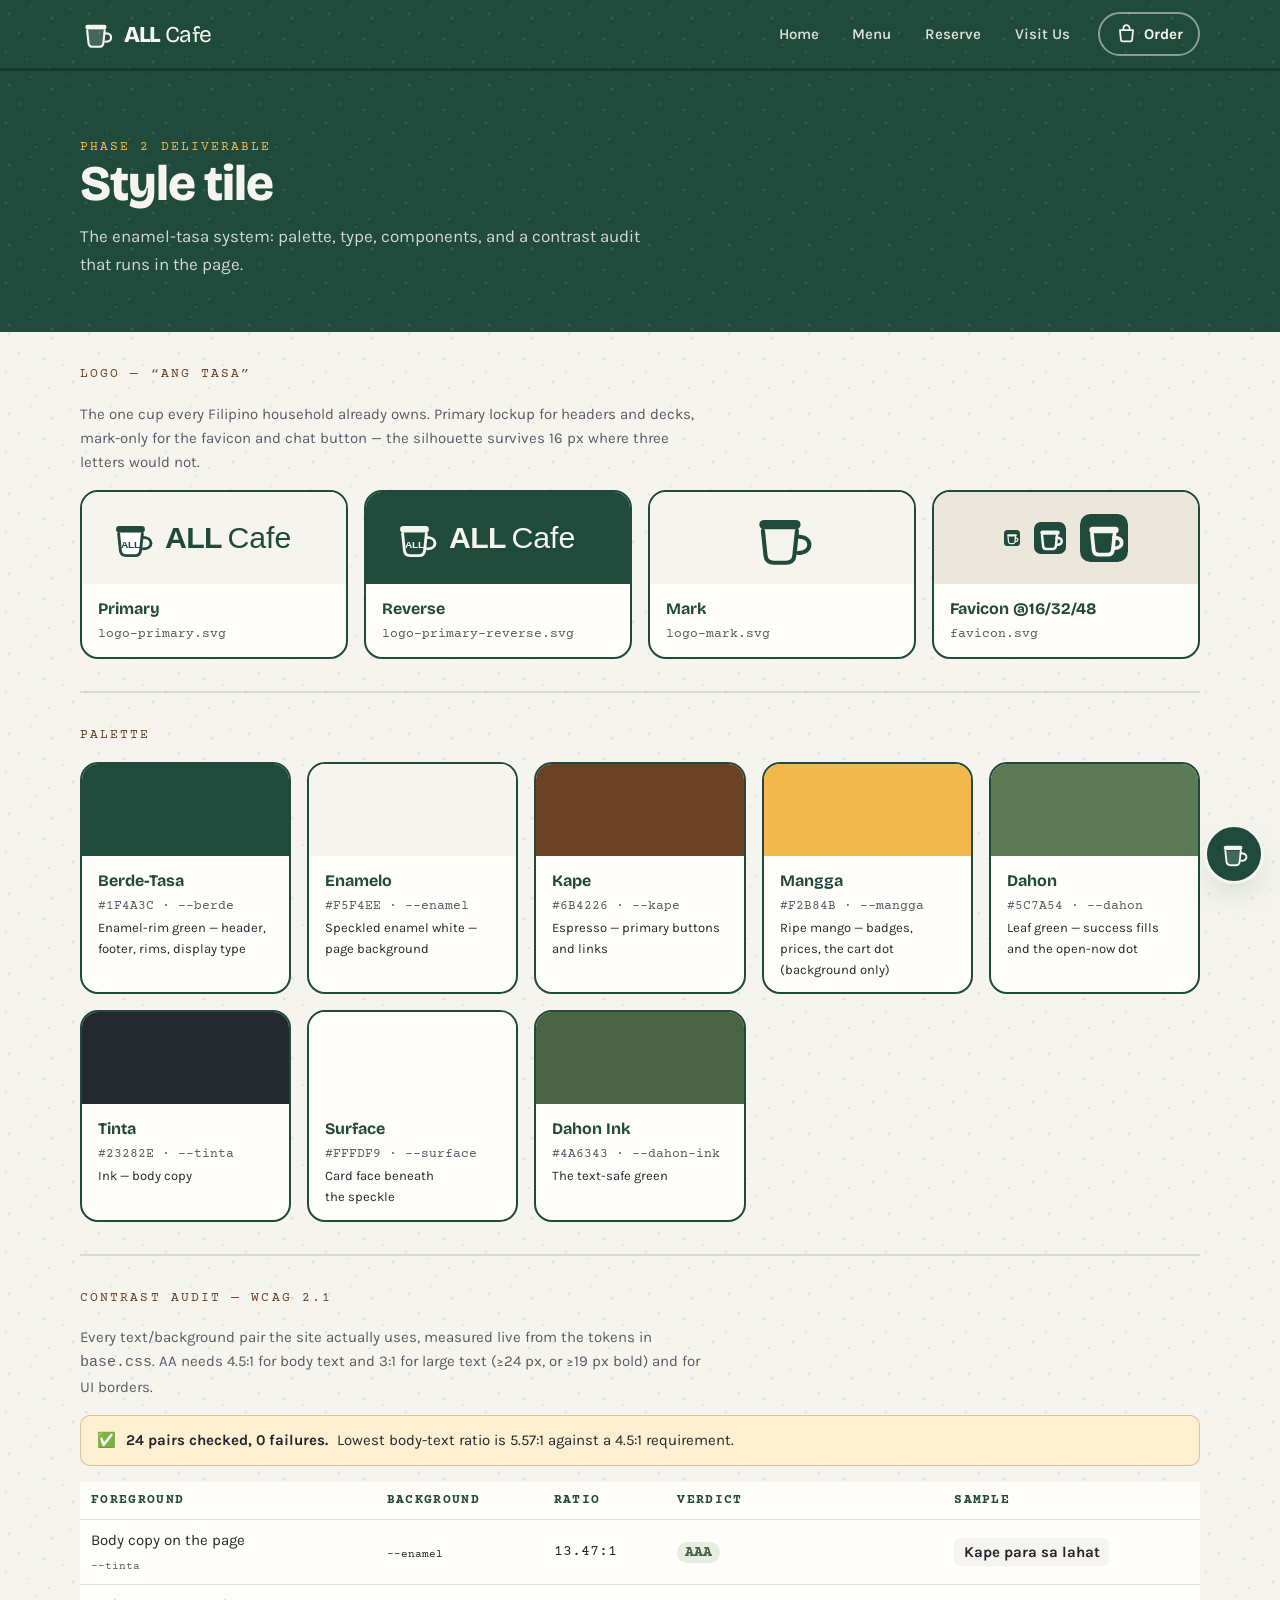
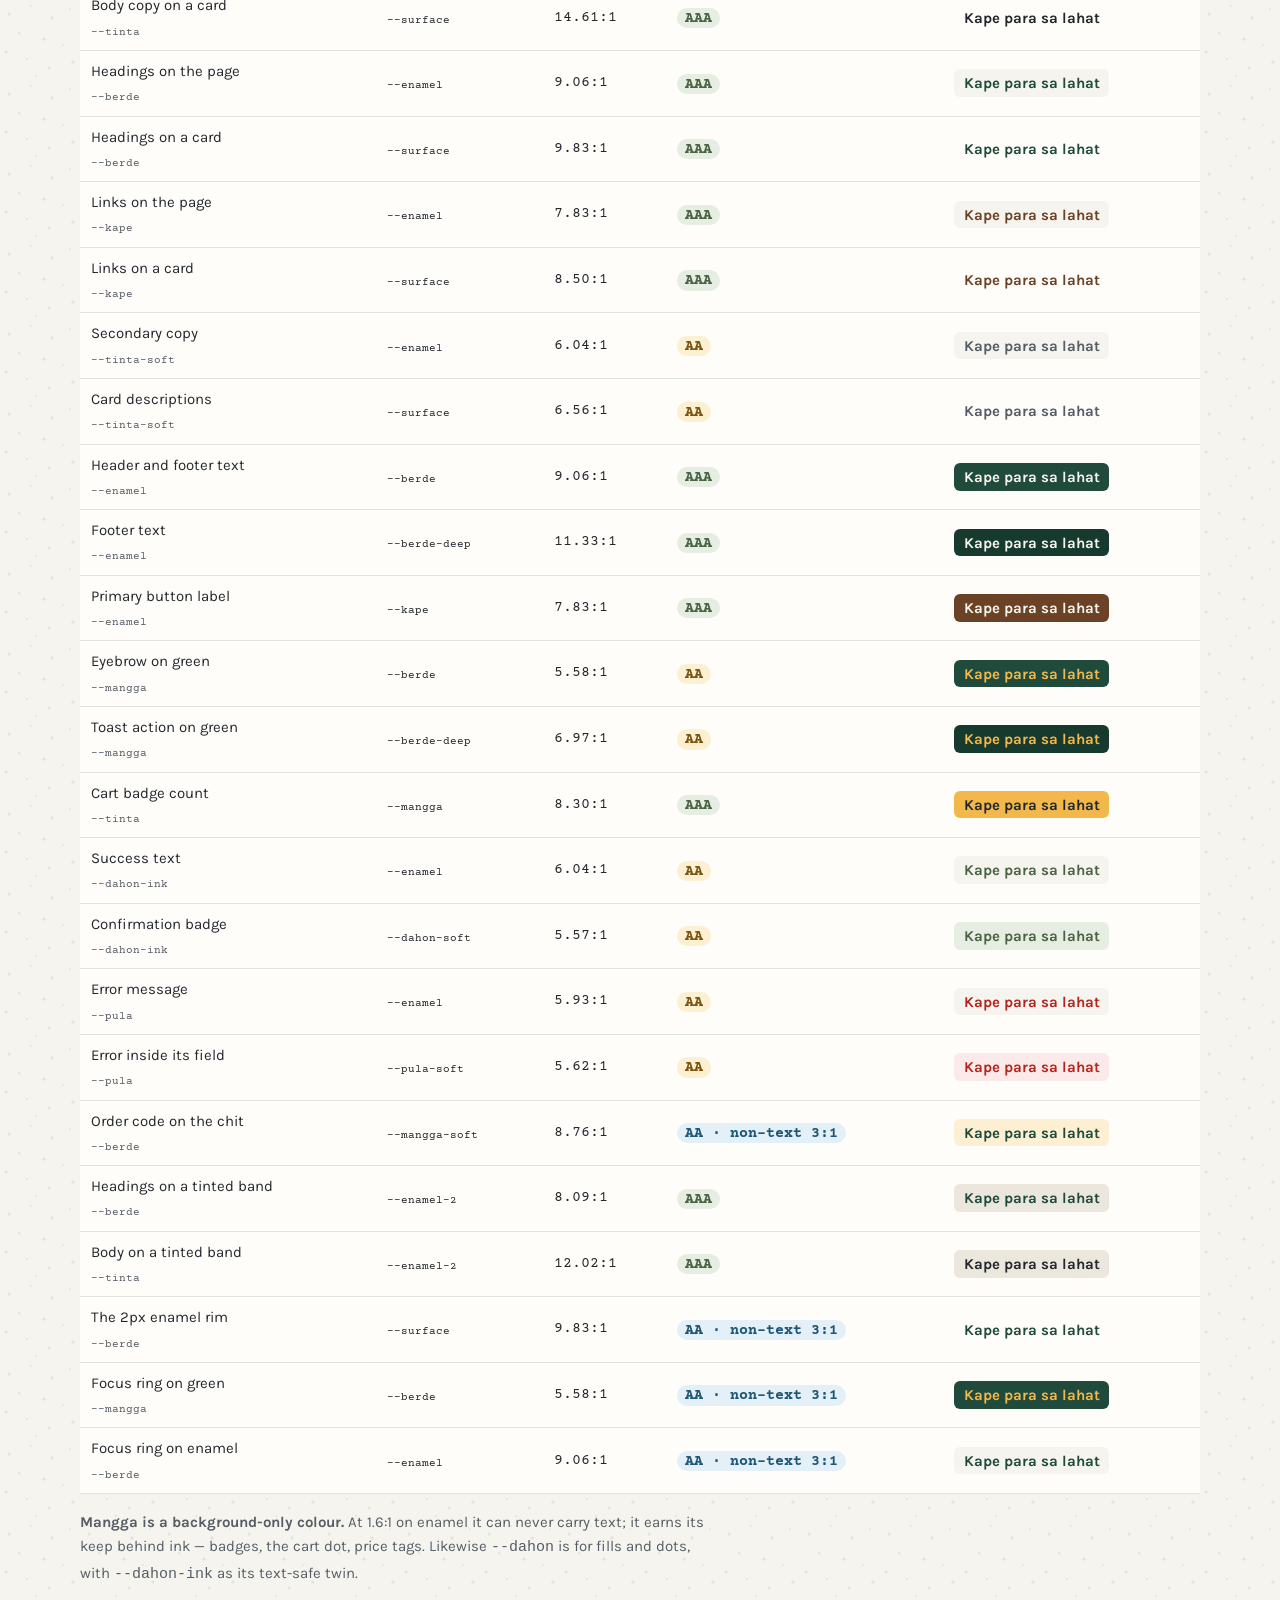
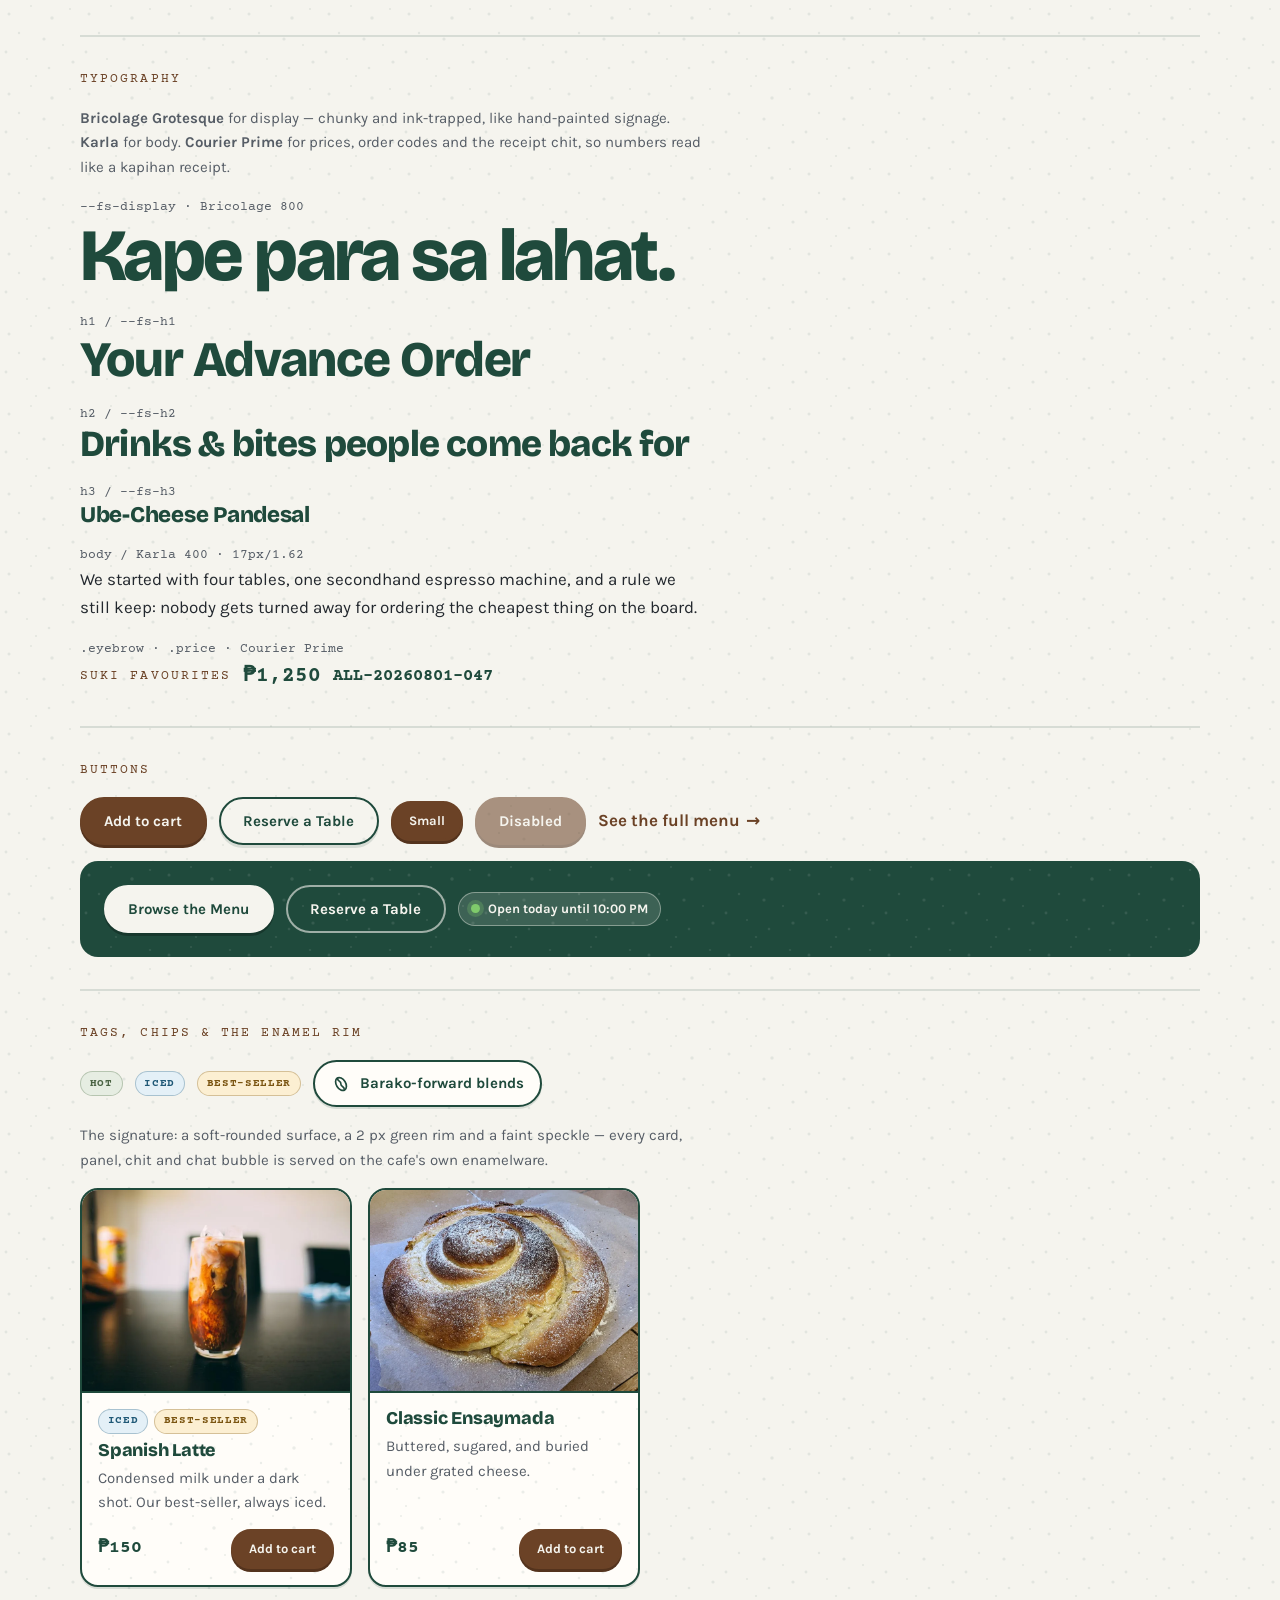
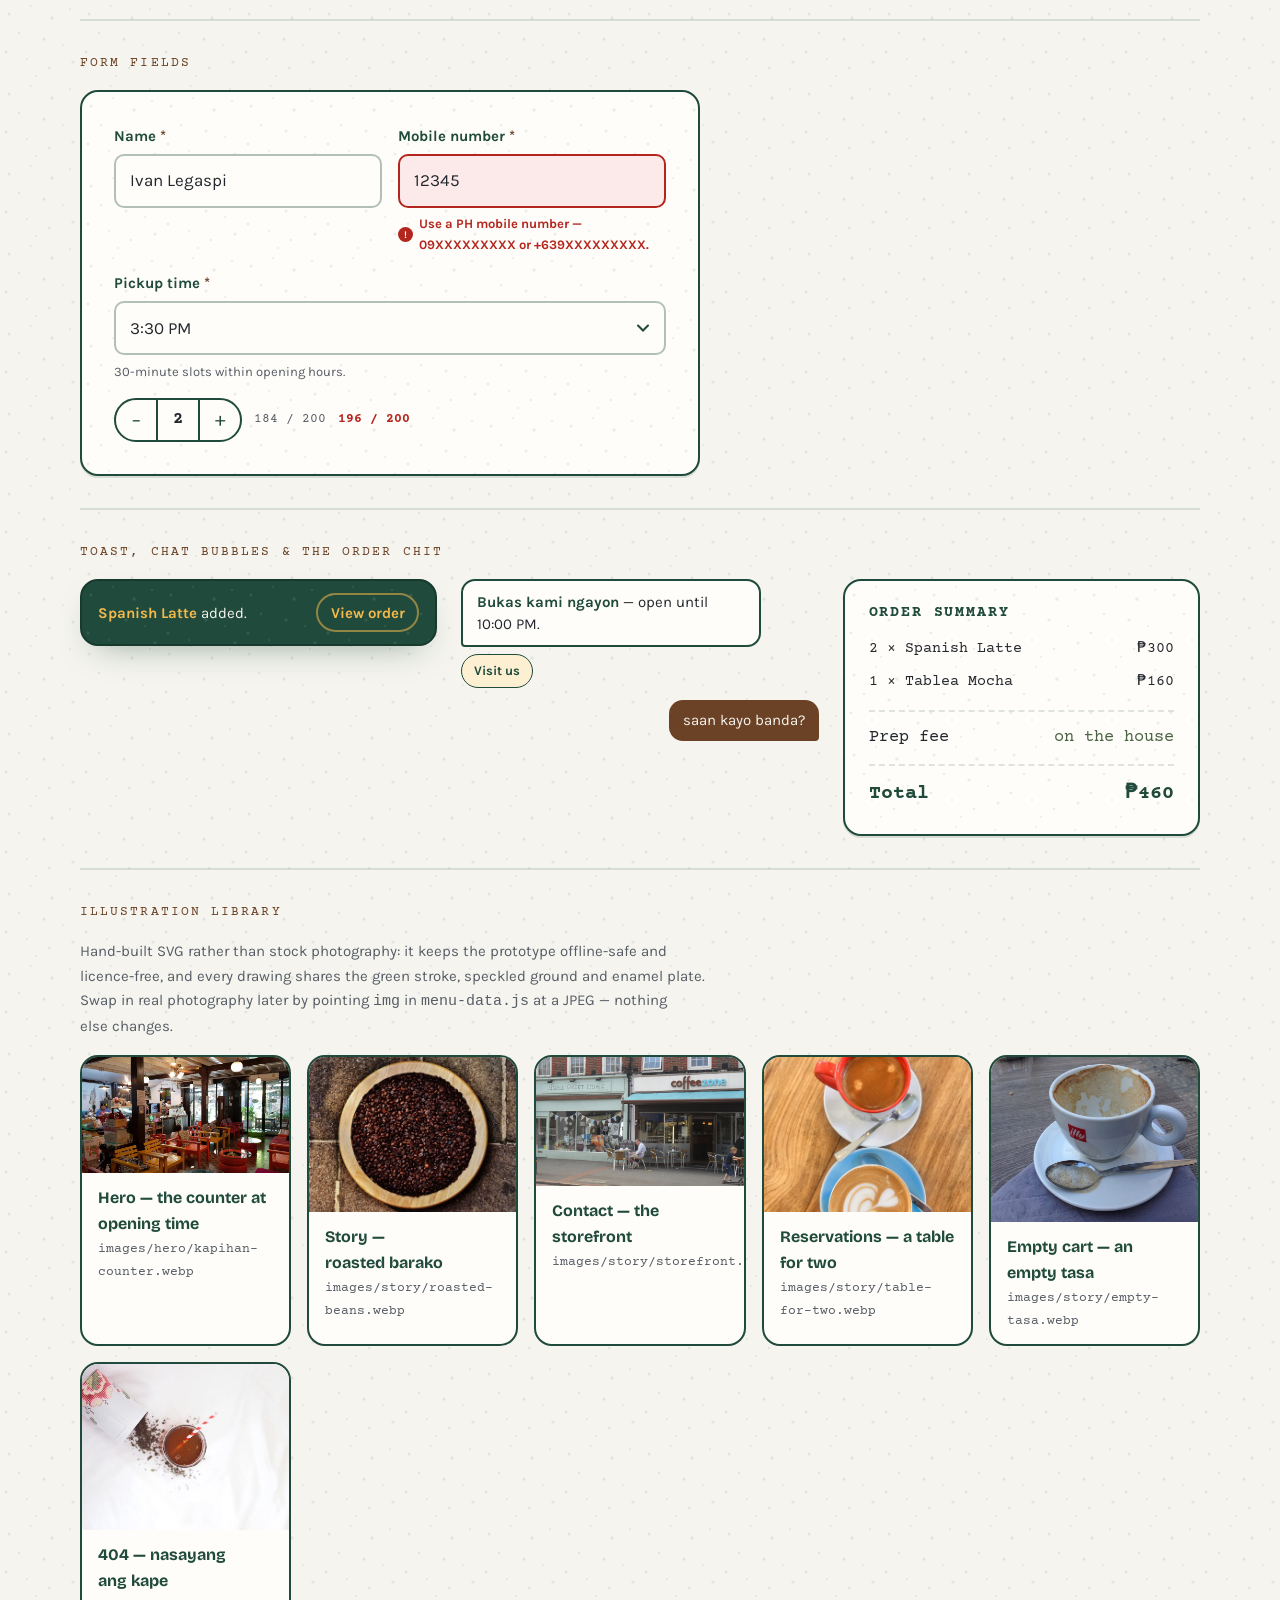
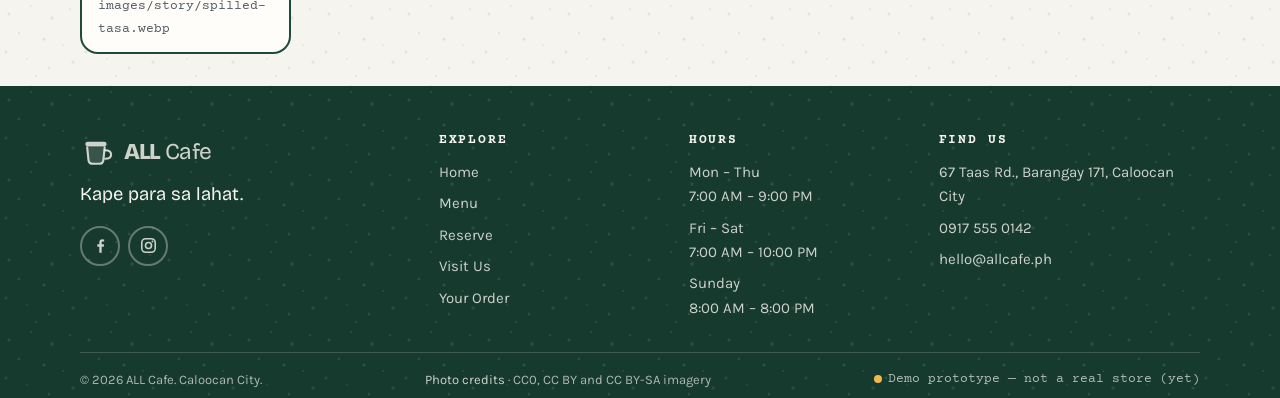
<file: styleguide.html>
<!DOCTYPE html>
<html lang="en">
<head>
<meta charset="utf-8">
<meta name="viewport" content="width=device-width, initial-scale=1">
<title>Style tile — ALL Cafe</title>
<meta name="description" content="The ALL Cafe design system: enamel-tasa palette, type scale, components and a live WCAG contrast audit.">
<meta name="robots" content="noindex">
<link rel="icon" href="assets/favicon.svg" type="image/svg+xml">
<link rel="preconnect" href="https://fonts.googleapis.com">
<link rel="preconnect" href="https://fonts.gstatic.com" crossorigin>
<link rel="stylesheet" href="https://fonts.googleapis.com/css2?family=Bricolage+Grotesque:opsz,wght@12..96,400;12..96,600;12..96,800&family=Karla:wght@400;500;700&family=Courier+Prime:wght@400;700&display=swap">
<link rel="stylesheet" href="css/base.css">
<link rel="stylesheet" href="css/components.css">
<link rel="stylesheet" href="css/pages.css">
<style>
  /* Styleguide-only furniture — not shipped to the site pages. */
  .sg-section { padding-block: var(--s6); border-top: 2px solid var(--berde-soft); }
  .sg-section:first-of-type { border-top: 0; }
  .sg-h { font-family: var(--font-chit); font-size: var(--fs-xs); letter-spacing: .16em;
          text-transform: uppercase; color: var(--kape); margin-bottom: var(--s4); }
  .sg-grid { display: grid; gap: var(--s4); grid-template-columns: repeat(auto-fit, minmax(190px, 1fr)); }
  .sw { border: var(--rim); border-radius: var(--radius); overflow: hidden; background: var(--surface); }
  .sw__chip { height: 92px; }
  .sw__meta { padding: var(--s3) var(--s4); font-size: var(--fs-xs); }
  .sw__meta b { display: block; font-family: var(--font-display); font-size: 1rem; color: var(--berde); }
  .sw__meta code { font-family: var(--font-chit); color: var(--tinta-soft); }
  .sg-row { display: flex; flex-wrap: wrap; gap: var(--s3); align-items: center; }
  table.sg-tbl { width: 100%; border-collapse: collapse; font-size: var(--fs-sm); background: var(--surface); }
  .sg-tbl th, .sg-tbl td { text-align: left; padding: .5rem .7rem; border-bottom: 1px solid var(--berde-soft); }
  .sg-tbl th { font-family: var(--font-chit); font-size: var(--fs-xs); text-transform: uppercase; letter-spacing: .1em; color: var(--berde); }
  .sg-tbl td:nth-child(3) { font-family: var(--font-chit); font-variant-numeric: tabular-nums; }
  .verdict { font-family: var(--font-chit); font-weight: 700; padding: .1rem .5rem; border-radius: var(--radius-pill); }
  .v-aaa { background: var(--dahon-soft); color: var(--dahon-ink); }
  .v-aa  { background: var(--mangga-soft); color: #7A5410; }
  .v-lg  { background: #E4F0F7; color: #1F5876; }
  .v-no  { background: var(--pula-soft); color: var(--pula); }
  .sg-sample { padding: .3rem .6rem; border-radius: 6px; font-weight: 700; }
  .sg-note { font-size: var(--fs-sm); color: var(--tinta-soft); max-width: 70ch; margin-bottom: var(--s4); }
  .sg-dark { background: var(--berde); background-image: var(--speckle-light); padding: var(--s5); border-radius: var(--radius); }
</style>
</head>
<body>

<div data-include="header"></div>

<main id="main">
  <section class="page-head">
    <div class="wrap">
      <p class="eyebrow">Phase 2 deliverable</p>
      <h1>Style tile</h1>
      <p>The enamel-tasa system: palette, type, components, and a contrast audit that runs in the page.</p>
    </div>
  </section>

  <div class="wrap">

    <!-- ============================ Logo ============================ -->
    <section class="sg-section">
      <p class="sg-h">Logo — “Ang Tasa”</p>
      <p class="sg-note">
        The one cup every Filipino household already owns. Primary lockup for headers and decks,
        mark-only for the favicon and chat button — the silhouette survives 16&nbsp;px where three
        letters would not.
      </p>
      <div class="sg-grid">
        <div class="sw"><div class="sw__chip" style="display:grid;place-items:center;background:var(--enamel)">
          <img src="assets/logo-primary.svg" alt="ALL Cafe primary lockup" style="width:82%"></div>
          <p class="sw__meta"><b>Primary</b><code>logo-primary.svg</code></p></div>
        <div class="sw"><div class="sw__chip" style="display:grid;place-items:center;background:var(--berde)">
          <img src="assets/logo-primary-reverse.svg" alt="ALL Cafe lockup in enamel on dark green" style="width:82%"></div>
          <p class="sw__meta"><b>Reverse</b><code>logo-primary-reverse.svg</code></p></div>
        <div class="sw"><div class="sw__chip" style="display:grid;place-items:center;background:var(--enamel)">
          <img src="assets/logo-mark.svg" alt="ALL Cafe mug mark" style="height:66px"></div>
          <p class="sw__meta"><b>Mark</b><code>logo-mark.svg</code></p></div>
        <div class="sw"><div class="sw__chip" style="display:flex;gap:14px;align-items:center;justify-content:center;background:var(--enamel-2)">
          <img src="assets/favicon.svg" alt="Favicon at 16, 32 and 48 pixels" width="16" height="16">
          <img src="assets/favicon.svg" alt="" width="32" height="32">
          <img src="assets/favicon.svg" alt="" width="48" height="48"></div>
          <p class="sw__meta"><b>Favicon @16/32/48</b><code>favicon.svg</code></p></div>
      </div>
    </section>

    <!-- ========================== Palette =========================== -->
    <section class="sg-section">
      <p class="sg-h">Palette</p>
      <div class="sg-grid" data-swatches></div>
    </section>

    <!-- ====================== Contrast audit ======================== -->
    <section class="sg-section">
      <p class="sg-h">Contrast audit — WCAG 2.1</p>
      <p class="sg-note">
        Every text/background pair the site actually uses, measured live from the tokens in
        <code>base.css</code>. AA needs 4.5:1 for body text and 3:1 for large text (≥24&nbsp;px, or
        ≥19&nbsp;px bold) and for UI borders.
      </p>
      <div id="audit-summary" class="form-note" style="margin-bottom:var(--s4)"></div>
      <div style="overflow-x:auto">
        <table class="sg-tbl">
          <thead><tr><th>Foreground</th><th>Background</th><th>Ratio</th><th>Verdict</th><th>Sample</th></tr></thead>
          <tbody data-audit></tbody>
        </table>
      </div>
      <p class="sg-note" style="margin-top:var(--s4)">
        <strong>Mangga is a background-only colour.</strong> At 1.6:1 on enamel it can never carry
        text; it earns its keep behind ink — badges, the cart dot, price tags. Likewise
        <code>--dahon</code> is for fills and dots, with <code>--dahon-ink</code> as its text-safe twin.
      </p>
    </section>

    <!-- ======================== Typography ========================== -->
    <section class="sg-section">
      <p class="sg-h">Typography</p>
      <p class="sg-note">
        <strong>Bricolage Grotesque</strong> for display — chunky and ink-trapped, like hand-painted
        signage. <strong>Karla</strong> for body. <strong>Courier Prime</strong> for prices, order
        codes and the receipt chit, so numbers read like a kapihan receipt.
      </p>
      <div style="display:grid;gap:var(--s4)">
        <div><p class="sw__meta" style="padding:0"><code>--fs-display · Bricolage 800</code></p>
          <p style="font-family:var(--font-display);font-weight:800;font-size:var(--fs-display);line-height:1.04;letter-spacing:-.035em;color:var(--berde)">Kape para sa lahat.</p></div>
        <div><p class="sw__meta" style="padding:0"><code>h1 / --fs-h1</code></p><h1>Your Advance Order</h1></div>
        <div><p class="sw__meta" style="padding:0"><code>h2 / --fs-h2</code></p><h2>Drinks &amp; bites people come back for</h2></div>
        <div><p class="sw__meta" style="padding:0"><code>h3 / --fs-h3</code></p><h3>Ube-Cheese Pandesal</h3></div>
        <div><p class="sw__meta" style="padding:0"><code>body / Karla 400 · 17px/1.62</code></p>
          <p style="max-width:62ch">We started with four tables, one secondhand espresso machine, and a rule we still keep: nobody gets turned away for ordering the cheapest thing on the board.</p></div>
        <div><p class="sw__meta" style="padding:0"><code>.eyebrow · .price · Courier Prime</code></p>
          <div class="sg-row"><span class="eyebrow">Suki favourites</span><span class="price" style="font-size:1.3rem">₱1,250</span>
          <span class="price">ALL-20260801-047</span></div></div>
      </div>
    </section>

    <!-- ========================= Components ========================= -->
    <section class="sg-section">
      <p class="sg-h">Buttons</p>
      <div class="sg-row" style="margin-bottom:var(--s4)">
        <button class="btn btn--primary" type="button">Add to cart</button>
        <button class="btn btn--outline" type="button">Reserve a Table</button>
        <button class="btn btn--primary btn--sm" type="button">Small</button>
        <button class="btn btn--primary" type="button" disabled>Disabled</button>
        <a class="link-arrow" href="#main">See the full menu</a>
      </div>
      <div class="sg-dark sg-row">
        <button class="btn btn--enamel" type="button">Browse the Menu</button>
        <button class="btn btn--ghost-light" type="button">Reserve a Table</button>
        <span class="pill"><span class="dot dot--open"></span> Open today until 10:00 PM</span>
      </div>
    </section>

    <section class="sg-section">
      <p class="sg-h">Tags, chips &amp; the enamel rim</p>
      <div class="sg-row" style="margin-bottom:var(--s4)">
        <span class="tag">Hot</span><span class="tag tag--iced">Iced</span>
        <span class="tag tag--best">Best-seller</span>
        <span class="chip"><img src="assets/icons/bean.svg" alt="" width="24" height="24">Barako-forward blends</span>
      </div>
      <p class="sg-note">
        The signature: a soft-rounded surface, a 2&nbsp;px green rim and a faint speckle — every card,
        panel, chit and chat bubble is served on the cafe's own enamelware.
      </p>
      <div class="card-grid" data-card-demo style="max-width:560px"></div>
    </section>

    <section class="sg-section">
      <p class="sg-h">Form fields</p>
      <div class="panel tasa" style="max-width:620px">
        <div class="form">
          <div class="form__row">
            <div class="field">
              <label class="field__label" for="sg-a">Name <span class="field__req">*</span></label>
              <input id="sg-a" type="text" value="Ivan Legaspi">
            </div>
            <div class="field is-invalid">
              <label class="field__label" for="sg-b">Mobile number <span class="field__req">*</span></label>
              <input id="sg-b" type="tel" value="12345" aria-invalid="true" aria-describedby="sg-b-e">
              <p class="field__error" id="sg-b-e">Use a PH mobile number — 09XXXXXXXXX or +639XXXXXXXXX.</p>
            </div>
          </div>
          <div class="field">
            <label class="field__label" for="sg-c">Pickup time <span class="field__req">*</span></label>
            <select id="sg-c"><option>3:30 PM</option></select>
            <p class="field__hint">30-minute slots within opening hours.</p>
          </div>
          <div class="sg-row">
            <div class="stepper">
              <button type="button">&minus;</button><input type="number" value="2" aria-label="Quantity"><button type="button">+</button>
            </div>
            <span class="counter">184 / 200</span>
            <span class="counter is-near">196 / 200</span>
          </div>
        </div>
      </div>
    </section>

    <section class="sg-section">
      <p class="sg-h">Toast, chat bubbles &amp; the order chit</p>
      <div style="display:grid;gap:var(--s5);grid-template-columns:repeat(auto-fit,minmax(280px,1fr))">
        <div>
          <div class="toast" style="position:static;width:auto">
            <p class="toast__text"><b>Spanish Latte</b> added.</p>
            <a class="toast__action" href="#main">View order</a>
          </div>
        </div>
        <div style="display:flex;flex-direction:column;gap:var(--s3)">
          <div class="chat-msg chat-msg--bot"><div class="chat-msg__bubble"><b>Bukas kami ngayon</b> — open until 10:00 PM.</div>
            <div class="chat-msg__actions"><a class="chat-msg__action" href="#main">Visit us</a></div></div>
          <div class="chat-msg chat-msg--user"><div class="chat-msg__bubble">saan kayo banda?</div></div>
        </div>
        <div class="chit tasa">
          <h3>Order summary</h3>
          <div class="chit__rows">
            <p class="chit__row"><span>2 × Spanish Latte</span><span>₱300</span></p>
            <p class="chit__row"><span>1 × Tablea Mocha</span><span>₱160</span></p>
          </div>
          <hr class="chit__rule">
          <p class="chit__row"><span>Prep fee</span><span class="chit__free">on the house</span></p>
          <hr class="chit__rule">
          <p class="chit__total"><span>Total</span><span>₱460</span></p>
        </div>
      </div>
    </section>

    <section class="sg-section">
      <p class="sg-h">Illustration library</p>
      <p class="sg-note">
        Hand-built SVG rather than stock photography: it keeps the prototype offline-safe and
        licence-free, and every drawing shares the green stroke, speckled ground and enamel plate.
        Swap in real photography later by pointing <code>img</code> in <code>menu-data.js</code> at a
        JPEG — nothing else changes.
      </p>
      <div class="sg-grid" data-art></div>
    </section>

  </div>
</main>

<div data-include="footer"></div>

<script src="js/include.js" defer></script>
<script src="js/menu-data.js" defer></script>
<script src="js/cart.js" defer></script>
<script src="js/cards.js" defer></script>
<script src="js/chat.js" defer></script>
<script defer>
window.addEventListener('load', function () {
  var css = getComputedStyle(document.documentElement);
  function token(name) { return css.getPropertyValue(name).trim(); }

  /* ---------- palette ---------- */
  var PALETTE = [
    ['--berde', 'Berde-Tasa', 'Enamel-rim green — header, footer, rims, display type'],
    ['--enamel', 'Enamelo', 'Speckled enamel white — page background'],
    ['--kape', 'Kape', 'Espresso — primary buttons and links'],
    ['--mangga', 'Mangga', 'Ripe mango — badges, prices, the cart dot (background only)'],
    ['--dahon', 'Dahon', 'Leaf green — success fills and the open-now dot'],
    ['--tinta', 'Tinta', 'Ink — body copy'],
    ['--surface', 'Surface', 'Card face beneath the speckle'],
    ['--dahon-ink', 'Dahon Ink', 'The text-safe green'],
  ];
  document.querySelector('[data-swatches]').innerHTML = PALETTE.map(function (row) {
    return '<div class="sw"><div class="sw__chip" style="background:' + token(row[0]) + '"></div>' +
      '<p class="sw__meta"><b>' + row[1] + '</b><code>' + token(row[0]) + ' · ' + row[0] + '</code><br>' + row[2] + '</p></div>';
  }).join('');

  /* ---------- contrast maths ---------- */
  function luminance(hex) {
    var h = hex.replace('#', '');
    if (h.length === 3) h = h.split('').map(function (c) { return c + c; }).join('');
    var rgb = [0, 2, 4].map(function (i) {
      var v = parseInt(h.substr(i, 2), 16) / 255;
      return v <= 0.03928 ? v / 12.92 : Math.pow((v + 0.055) / 1.055, 2.4);
    });
    return 0.2126 * rgb[0] + 0.7152 * rgb[1] + 0.0722 * rgb[2];
  }
  function ratio(a, b) {
    var la = luminance(a), lb = luminance(b);
    return (Math.max(la, lb) + 0.05) / (Math.min(la, lb) + 0.05);
  }

  var PAIRS = [
    ['--tinta', '--enamel', 'Body copy on the page', 'body'],
    ['--tinta', '--surface', 'Body copy on a card', 'body'],
    ['--berde', '--enamel', 'Headings on the page', 'body'],
    ['--berde', '--surface', 'Headings on a card', 'body'],
    ['--kape', '--enamel', 'Links on the page', 'body'],
    ['--kape', '--surface', 'Links on a card', 'body'],
    ['--tinta-soft', '--enamel', 'Secondary copy', 'body'],
    ['--tinta-soft', '--surface', 'Card descriptions', 'body'],
    ['--enamel', '--berde', 'Header and footer text', 'body'],
    ['--enamel', '--berde-deep', 'Footer text', 'body'],
    ['--enamel', '--kape', 'Primary button label', 'body'],
    ['--mangga', '--berde', 'Eyebrow on green', 'body'],
    ['--mangga', '--berde-deep', 'Toast action on green', 'body'],
    ['--tinta', '--mangga', 'Cart badge count', 'body'],
    ['--dahon-ink', '--enamel', 'Success text', 'body'],
    ['--dahon-ink', '--dahon-soft', 'Confirmation badge', 'body'],
    ['--pula', '--enamel', 'Error message', 'body'],
    ['--pula', '--pula-soft', 'Error inside its field', 'body'],
    ['--berde', '--mangga-soft', 'Order code on the chit', 'large'],
    ['--berde', '--enamel-2', 'Headings on a tinted band', 'body'],
    ['--tinta', '--enamel-2', 'Body on a tinted band', 'body'],
    ['--berde', '--surface', 'The 2px enamel rim', 'ui'],
    ['--mangga', '--berde', 'Focus ring on green', 'ui'],
    ['--berde', '--enamel', 'Focus ring on enamel', 'ui']
  ];

  var worstBody = 99, failures = 0;
  document.querySelector('[data-audit]').innerHTML = PAIRS.map(function (p) {
    var fg = token(p[0]), bg = token(p[1]);
    var r = ratio(fg, bg);
    var need = p[3] === 'body' ? 4.5 : 3;
    var ok = r >= need;
    if (!ok) failures++;
    if (p[3] === 'body') worstBody = Math.min(worstBody, r);
    var verdict = p[3] !== 'body'
      ? (ok ? '<span class="verdict v-lg">AA · non-text 3:1</span>' : '<span class="verdict v-no">FAIL</span>')
      : (r >= 7 ? '<span class="verdict v-aaa">AAA</span>'
        : r >= 4.5 ? '<span class="verdict v-aa">AA</span>'
        : '<span class="verdict v-no">FAIL</span>');
    return '<tr><td>' + p[2] + '<br><code style="font-family:var(--font-chit);font-size:11px;color:var(--tinta-soft)">' +
      p[0] + '</code></td><td><code style="font-family:var(--font-chit);font-size:11px">' + p[1] + '</code></td>' +
      '<td>' + r.toFixed(2) + ':1</td><td>' + verdict + '</td>' +
      '<td><span class="sg-sample" style="color:' + fg + ';background:' + bg + '">Kape para sa lahat</span></td></tr>';
  }).join('');

  var summary = document.getElementById('audit-summary');
  summary.innerHTML = failures === 0
    ? '<span aria-hidden="true">✅</span> <strong>' + PAIRS.length + ' pairs checked, 0 failures.</strong> ' +
      'Lowest body-text ratio is ' + worstBody.toFixed(2) + ':1 against a 4.5:1 requirement.'
    : '<span aria-hidden="true">⚠️</span> <strong>' + failures + ' pair(s) below the threshold.</strong>';
  if (failures) { summary.classList.remove('form-note'); summary.classList.add('form-error-summary'); }

  /* ---------- component demos pulled from the real data ---------- */
  AllCafe.renderCards('[data-card-demo]', [AllCafe.findItem('spanish-latte'), AllCafe.findItem('classic-ensaymada')]);

  document.querySelector('[data-art]').innerHTML = [
    ['images/hero/kapihan-counter.webp', 'Hero — the counter at opening time'],
    ['images/story/roasted-beans.webp', 'Story — roasted barako'],
    ['images/story/storefront.webp', 'Contact — the storefront'],
    ['images/story/table-for-two.webp', 'Reservations — a table for two'],
    ['images/story/empty-tasa.webp', 'Empty cart — an empty tasa'],
    ['images/story/spilled-tasa.webp', '404 — nasayang ang kape']
  ].map(function (row) {
    return '<div class="sw"><img src="' + row[0] + '" alt="" style="width:100%;display:block">' +
      '<p class="sw__meta"><b>' + row[1] + '</b><code>' + row[0] + '</code></p></div>';
  }).join('');
});
</script>
</body>
</html>
</file>
<file: css/base.css>
/* ==========================================================================
   ALL Cafe — base.css
   Reset, design tokens and typography. The palette comes from the enamel
   tasa: green rim, speckled enamel white, espresso, ripe mango, leaf green.
   ========================================================================== */

:root {
  /* ---- colour ---- */
  --berde: #1F4A3C;          /* enamel-rim green: header, footer, rims, display type */
  --berde-deep: #173A2F;     /* pressed / footer base */
  --berde-soft: rgba(31, 74, 60, .14);
  --enamel: #F5F4EE;        /* speckled enamel white: page background */
  --enamel-2: #EBE7DD;      /* alternating band */
  --surface: #FFFDF9;       /* card face */
  --kape: #6B4226;          /* espresso: primary buttons + links (7.6:1 on enamel) */
  --kape-deep: #54331D;
  --mangga: #F2B84B;        /* ripe mango: prices, badges, cart dot (bg only) */
  --mangga-soft: #FCEFD2;
  --dahon: #5C7A54;         /* leaf green: fills, open-now dot */
  --dahon-ink: #4A6343;     /* the text-safe green (6.0:1 on enamel) */
  --dahon-soft: #E6EDE2;
  --tinta: #23282E;         /* ink: body copy (13.5:1 on enamel) */
  --tinta-soft: #565D66;
  --pula: #B3261E;          /* error only */
  --pula-soft: #FBEAE9;

  /* ---- type ---- */
  --font-display: 'Bricolage Grotesque', 'Arial Black', 'Segoe UI', system-ui, sans-serif;
  --font-body: 'Karla', 'Segoe UI', system-ui, -apple-system, sans-serif;
  --font-chit: 'Courier Prime', 'Courier New', ui-monospace, monospace;

  --fs-display: clamp(2.6rem, 1.55rem + 4.6vw, 4.6rem);
  --fs-h1: clamp(2rem, 1.42rem + 2.5vw, 3.1rem);
  --fs-h2: clamp(1.55rem, 1.22rem + 1.45vw, 2.3rem);
  --fs-h3: clamp(1.15rem, 1.05rem + .45vw, 1.4rem);
  --fs-body: 1.0625rem;
  --fs-sm: .9375rem;
  --fs-xs: .8125rem;

  /* ---- space (4px base) ---- */
  --s1: .25rem;  --s2: .5rem;   --s3: .75rem;  --s4: 1rem;
  --s5: 1.5rem;  --s6: 2rem;    --s7: 3rem;    --s8: 4.5rem;

  /* ---- shape ---- */
  --wrap: 1120px;
  --radius: 18px;
  --radius-sm: 10px;
  --radius-pill: 999px;
  --rim-w: 2px;
  --rim: var(--rim-w) solid var(--berde);
  --shadow-1: 0 2px 0 var(--berde-soft);
  --shadow-2: 0 14px 34px -18px rgba(31, 74, 60, .55);
  --header-h: 68px;

  /* The enamelware speckle, inlined so it costs no request.
     Source file: assets/speckle.svg — keep the two in step if you edit it. */
  --speckle: url("data:image/svg+xml,%3Csvg xmlns='http://www.w3.org/2000/svg' width='80' height='80' viewBox='0 0 80 80'%3E%3Cg fill='%231F4A3C' opacity='.09'%3E%3Ccircle cx='9' cy='14' r='1.5'/%3E%3Ccircle cx='31' cy='6' r='1'/%3E%3Ccircle cx='52' cy='18' r='1.7'/%3E%3Ccircle cx='70' cy='9' r='1.1'/%3E%3Ccircle cx='19' cy='33' r='1.2'/%3E%3Ccircle cx='44' cy='39' r='1.6'/%3E%3Ccircle cx='63' cy='45' r='1'/%3E%3Ccircle cx='6' cy='52' r='1.4'/%3E%3Ccircle cx='27' cy='59' r='1'/%3E%3Ccircle cx='49' cy='68' r='1.3'/%3E%3Ccircle cx='73' cy='62' r='1.6'/%3E%3Ccircle cx='36' cy='76' r='1.1'/%3E%3C/g%3E%3C/svg%3E");
  --speckle-light: url("data:image/svg+xml,%3Csvg xmlns='http://www.w3.org/2000/svg' width='80' height='80' viewBox='0 0 80 80'%3E%3Cg fill='%23F5F4EE' opacity='.10'%3E%3Ccircle cx='9' cy='14' r='1.5'/%3E%3Ccircle cx='31' cy='6' r='1'/%3E%3Ccircle cx='52' cy='18' r='1.7'/%3E%3Ccircle cx='70' cy='9' r='1.1'/%3E%3Ccircle cx='19' cy='33' r='1.2'/%3E%3Ccircle cx='44' cy='39' r='1.6'/%3E%3Ccircle cx='63' cy='45' r='1'/%3E%3Ccircle cx='6' cy='52' r='1.4'/%3E%3Ccircle cx='27' cy='59' r='1'/%3E%3Ccircle cx='49' cy='68' r='1.3'/%3E%3Ccircle cx='73' cy='62' r='1.6'/%3E%3Ccircle cx='36' cy='76' r='1.1'/%3E%3C/g%3E%3C/svg%3E");
}

/* ---------- reset ---------- */
*, *::before, *::after { box-sizing: border-box; }
* { margin: 0; }

/* Components below set `display` on classes, which would otherwise beat the
   user-agent [hidden] rule and leave hidden views on screen. The view
   switching on the order and reservation pages depends on this. */
[hidden] { display: none !important; }

html { -webkit-text-size-adjust: 100%; scroll-behavior: smooth; }

body {
  min-height: 100svh;
  display: flex;
  flex-direction: column;
  font-family: var(--font-body);
  font-size: var(--fs-body);
  line-height: 1.62;
  color: var(--tinta);
  background-color: var(--enamel);
  background-image: var(--speckle);
  -webkit-font-smoothing: antialiased;
}

img, svg, picture { display: block; max-width: 100%; }
img { height: auto; }
input, button, textarea, select { font: inherit; color: inherit; }
button { cursor: pointer; }

h1, h2, h3, h4 {
  font-family: var(--font-display);
  font-weight: 800;
  line-height: 1.06;
  letter-spacing: -.022em;
  color: var(--berde);
  text-wrap: balance;
}
h1 { font-size: var(--fs-h1); }
h2 { font-size: var(--fs-h2); }
h3 { font-size: var(--fs-h3); letter-spacing: -.012em; }
p { text-wrap: pretty; }

a { color: var(--kape); text-underline-offset: .18em; text-decoration-thickness: .08em; }
a:hover { color: var(--kape-deep); }

/* One focus style, legible on enamel and on navy alike. */
:focus-visible {
  outline: 3px solid var(--berde);
  outline-offset: 3px;
  border-radius: 4px;
}
.on-dark :focus-visible, .site-header :focus-visible, .site-footer :focus-visible {
  outline-color: var(--mangga);
}

/* ---------- layout helpers ---------- */
.wrap { width: min(100% - 2.5rem, var(--wrap)); margin-inline: auto; }
@media (max-width: 480px) { .wrap { width: min(100% - 1.75rem, var(--wrap)); } }

.section { padding-block: clamp(2.75rem, 1.5rem + 5vw, 5rem); }
.section--tint { background: var(--enamel-2); }
.section--dark { background: var(--berde); background-image: var(--speckle-light); color: var(--enamel); }
.section--dark h2, .section--dark h3 { color: var(--enamel); }

.stack > * + * { margin-top: var(--s4); }
.lede { font-size: clamp(1.05rem, 1rem + .35vw, 1.2rem); color: var(--tinta-soft); max-width: 62ch; }
.eyebrow {
  font-family: var(--font-chit);
  font-size: var(--fs-xs);
  letter-spacing: .16em;
  text-transform: uppercase;
  color: var(--kape);
}
.section--dark .eyebrow { color: var(--mangga); }

/* ---------- utilities ---------- */
.visually-hidden {
  position: absolute; width: 1px; height: 1px; padding: 0;
  overflow: hidden; clip: rect(0 0 0 0); clip-path: inset(50%); white-space: nowrap; border: 0;
}
.skip-link {
  position: absolute; left: var(--s4); top: -100px; z-index: 200;
  background: var(--mangga); color: var(--tinta);
  padding: var(--s3) var(--s4); border-radius: var(--radius-sm); font-weight: 700;
  transition: top .15s ease;
}
.skip-link:focus { top: var(--s3); }

.price { font-family: var(--font-chit); font-weight: 700; color: var(--berde); font-variant-numeric: tabular-nums; }
.text-center { text-align: center; }

/* The signature: a surface served on the cafe's own enamelware. */
.tasa {
  background-color: var(--surface);
  background-image: var(--speckle);
  border: var(--rim);
  border-radius: var(--radius);
  box-shadow: var(--shadow-1);
}

.noscript-note {
  background: var(--mangga); color: var(--tinta);
  padding: var(--s3) var(--s4); text-align: center; font-weight: 700; font-size: var(--fs-sm);
}

@media (prefers-reduced-motion: reduce) {
  html { scroll-behavior: auto; }
  *, *::before, *::after {
    animation-duration: .001ms !important; animation-iteration-count: 1 !important;
    transition-duration: .001ms !important; scroll-behavior: auto !important;
  }
}
</file>
<file: css/components.css>
/* ==========================================================================
   ALL Cafe — components.css
   The shared shell (header/footer), plus every reusable piece: buttons,
   enamel-rim cards, forms, toasts, steppers and the chat widget.
   ========================================================================== */

/* ==========================================================================
   1. Header
   ========================================================================== */
.site-header {
  position: sticky; top: 0; z-index: 60;
  background: var(--berde);
  background-image: var(--speckle-light);
  color: var(--enamel);
  border-bottom: 3px solid var(--berde-deep);
}
.header__inner {
  display: flex; align-items: center; gap: var(--s4);
  min-height: var(--header-h);
}

.logo {
  display: inline-flex; align-items: center; gap: .6rem;
  color: var(--enamel); text-decoration: none; flex: 0 0 auto;
}
.logo svg { width: 34px; height: 34px; flex: none; }
.logo__word {
  font-family: var(--font-display); font-size: 1.42rem; letter-spacing: -.03em;
  font-weight: 400; line-height: 1; padding-top: 2px;
}
.logo__word b { font-weight: 800; }

.nav { margin-inline-start: auto; }
.nav__list { display: flex; align-items: center; gap: var(--s2); list-style: none; padding: 0; }
.nav__link {
  display: block; padding: .55rem .8rem; border-radius: var(--radius-pill);
  color: var(--enamel); text-decoration: none; font-weight: 600; font-size: var(--fs-sm);
  opacity: .88; transition: background-color .16s ease, opacity .16s ease;
}
.nav__link:hover { color: var(--enamel); opacity: 1; background: rgba(245, 244, 238, .12); }
.nav__link[aria-current='page'] {
  opacity: 1; background: rgba(245, 244, 238, .14);
  box-shadow: inset 0 -3px 0 var(--mangga);
}

.header__actions { display: flex; align-items: center; gap: var(--s2); }

.cart-btn {
  position: relative; display: inline-flex; align-items: center; gap: .45rem;
  min-height: 44px; padding: .5rem .95rem;
  border: 2px solid rgba(245, 244, 238, .5); border-radius: var(--radius-pill);
  color: var(--enamel); text-decoration: none; font-weight: 700; font-size: var(--fs-sm);
  transition: background-color .16s ease, border-color .16s ease;
}
.cart-btn:hover { color: var(--enamel); background: rgba(245, 244, 238, .14); border-color: var(--enamel); }
.cart-btn svg { width: 21px; height: 21px; }
.cart-btn__count {
  min-width: 22px; height: 22px; padding: 0 .3rem;
  display: grid; place-items: center;
  background: var(--mangga); color: var(--tinta);
  border-radius: var(--radius-pill);
  font-family: var(--font-chit); font-weight: 700; font-size: .8rem; line-height: 1;
}
.cart-btn__count[hidden] { display: none; }
.cart-btn.is-bumped { animation: bump .38s ease; }
@keyframes bump { 30% { transform: scale(1.11); } 60% { transform: scale(.97); } }

.nav-toggle {
  display: none; width: 44px; height: 44px; place-items: center;
  background: transparent; border: 2px solid rgba(245, 244, 238, .5);
  border-radius: var(--radius-pill); color: var(--enamel);
}
.nav-toggle svg { width: 22px; height: 22px; }

/* full-screen sheet under 768px */
.mobile-nav {
  position: fixed; inset: var(--header-h) 0 0; z-index: 55;
  background: var(--berde); background-image: var(--speckle-light);
  padding: var(--s5) 0 var(--s7);
  overflow-y: auto;
}
.mobile-nav[hidden] { display: none; }
.mobile-nav__list { list-style: none; padding: 0; display: grid; gap: var(--s2); }
.mobile-nav__link {
  display: flex; align-items: center; justify-content: space-between;
  padding: var(--s4) var(--s4); min-height: 56px;
  color: var(--enamel); text-decoration: none;
  font-family: var(--font-display); font-size: 1.5rem; font-weight: 800; letter-spacing: -.02em;
  border: 2px solid rgba(245, 244, 238, .22); border-radius: var(--radius);
}
.mobile-nav__link[aria-current='page'] { border-color: var(--mangga); background: rgba(242, 184, 75, .14); }
.mobile-nav__link svg { width: 20px; height: 20px; opacity: .7; }
.mobile-nav__foot { margin-top: var(--s5); color: rgba(245, 244, 238, .75); font-size: var(--fs-sm); }

@media (max-width: 768px) {
  .nav { display: none; }
  .nav-toggle { display: grid; }
  .header__actions { margin-inline-start: auto; }
  .cart-btn__label { display: none; }
  .cart-btn { padding: .5rem .7rem; }
}
body.nav-open { overflow: hidden; }

/* ==========================================================================
   2. Footer
   ========================================================================== */
.site-footer {
  margin-top: auto;
  background: var(--berde-deep); background-image: var(--speckle-light);
  color: rgba(245, 244, 238, .82);
  padding-top: var(--s7);
  font-size: var(--fs-sm);
}
.footer__grid {
  display: grid; gap: var(--s6);
  grid-template-columns: 1.5fr 1fr 1fr 1.2fr;
  padding-bottom: var(--s6);
}
.footer h2 {
  color: var(--enamel); font-size: .82rem; letter-spacing: .14em; text-transform: uppercase;
  font-family: var(--font-chit); font-weight: 700; margin-bottom: var(--s3);
}
.footer__brand .logo { margin-bottom: var(--s3); }
.footer__tagline { font-family: var(--font-display); font-size: 1.15rem; color: var(--enamel); }
.footer ul { list-style: none; padding: 0; display: grid; gap: .45rem; }
.footer a { color: rgba(245, 244, 238, .82); text-decoration: none; }
.footer a:hover { color: var(--mangga); text-decoration: underline; }
.footer__social { display: flex; gap: var(--s2); margin-top: var(--s4); }
.footer__social a {
  width: 40px; height: 40px; display: grid; place-items: center;
  border: 2px solid rgba(245, 244, 238, .35); border-radius: var(--radius-pill);
}
.footer__social a:hover { border-color: var(--mangga); }
.footer__social svg { width: 19px; height: 19px; }
.footer__bar {
  border-top: 1px solid rgba(245, 244, 238, .18);
  padding-block: var(--s4);
  display: flex; flex-wrap: wrap; gap: var(--s3); justify-content: space-between;
  font-size: var(--fs-xs); color: rgba(245, 244, 238, .68);
}
.footer__demo {
  display: inline-flex; align-items: center; gap: .4rem;
  font-family: var(--font-chit);
}
.footer__demo::before { content: ''; width: 8px; height: 8px; border-radius: 50%; background: var(--mangga); }
@media (max-width: 860px) { .footer__grid { grid-template-columns: 1fr 1fr; } }
@media (max-width: 520px) { .footer__grid { grid-template-columns: 1fr; gap: var(--s5); } }

/* ==========================================================================
   3. Buttons
   ========================================================================== */
.btn {
  display: inline-flex; align-items: center; justify-content: center; gap: .5rem;
  min-height: 48px; padding: .7rem 1.4rem;
  border: 2px solid transparent; border-radius: var(--radius-pill);
  font-weight: 700; font-size: var(--fs-sm); line-height: 1.2;
  text-decoration: none; text-align: center;
  transition: transform .12s ease, background-color .16s ease, box-shadow .16s ease, border-color .16s ease;
}
.btn svg { width: 18px; height: 18px; flex: none; }
.btn:active { transform: translateY(2px); }

.btn--primary { background: var(--kape); border-color: var(--kape); color: var(--enamel); box-shadow: 0 3px 0 var(--kape-deep); }
.btn--primary:hover { background: var(--kape-deep); color: var(--enamel); }
.btn--primary:active { box-shadow: 0 1px 0 var(--kape-deep); }

.btn--outline { background: transparent; border-color: var(--berde); color: var(--berde); box-shadow: 0 3px 0 var(--berde-soft); }
.btn--outline:hover { background: rgba(31, 74, 60, .07); color: var(--berde); }
.btn--outline:active { box-shadow: 0 1px 0 var(--berde-soft); }

.btn--enamel { background: var(--enamel); border-color: var(--enamel); color: var(--berde); box-shadow: 0 3px 0 rgba(0, 0, 0, .25); }
.btn--enamel:hover { background: #fff; color: var(--berde); }

.btn--ghost-light { background: transparent; border-color: rgba(245, 244, 238, .6); color: var(--enamel); }
.btn--ghost-light:hover { background: rgba(245, 244, 238, .14); color: var(--enamel); }

.btn--sm { min-height: 40px; padding: .45rem 1rem; font-size: var(--fs-xs); }
.btn--block { width: 100%; }
.btn[disabled], .btn[aria-disabled='true'] { opacity: .55; pointer-events: none; }
.btn.is-loading { pointer-events: none; }
.btn.is-loading::before {
  content: ''; width: 15px; height: 15px; border-radius: 50%;
  border: 2px solid currentColor; border-top-color: transparent;
  animation: spin .7s linear infinite;
}
@keyframes spin { to { transform: rotate(360deg); } }

.link-arrow {
  display: inline-flex; align-items: center; gap: .35rem;
  font-weight: 700; text-decoration: none; color: var(--kape);
}
.link-arrow:hover { text-decoration: underline; }
.link-arrow::after { content: '→'; transition: transform .16s ease; }
.link-arrow:hover::after { transform: translateX(3px); }
.section--dark .link-arrow { color: var(--mangga); }

/* ==========================================================================
   4. Chips, tags, badges
   ========================================================================== */
.pill {
  display: inline-flex; align-items: center; gap: .45rem;
  padding: .35rem .8rem; border-radius: var(--radius-pill);
  background: rgba(245, 244, 238, .14); border: 1.5px solid rgba(245, 244, 238, .4);
  font-size: var(--fs-xs); font-weight: 700; color: var(--enamel);
}
.dot { width: 9px; height: 9px; border-radius: 50%; background: var(--dahon); flex: none; }
.dot--open { background: #7FCB6B; box-shadow: 0 0 0 4px rgba(127, 203, 107, .25); }

.tag {
  display: inline-block; padding: .16rem .55rem; border-radius: var(--radius-pill);
  font-family: var(--font-chit); font-size: .7rem; font-weight: 700;
  letter-spacing: .06em; text-transform: uppercase;
  background: var(--dahon-soft); color: var(--dahon-ink); border: 1px solid rgba(92, 122, 84, .35);
}
.tag--iced { background: #E4F0F7; color: #1F5876; border-color: rgba(31, 88, 118, .3); }
.tag--best { background: var(--mangga-soft); color: #7A5410; border-color: rgba(122, 84, 16, .3); }

.chip {
  display: inline-flex; align-items: center; gap: .55rem;
  padding: .6rem 1rem; border-radius: var(--radius-pill);
  background: var(--surface); border: var(--rim); box-shadow: var(--shadow-1);
  font-weight: 700; font-size: var(--fs-sm); color: var(--berde);
}
.chip img { width: 20px; height: 20px; }

/* ==========================================================================
   5. Cards (menu + generic)
   ========================================================================== */
.card-grid {
  display: grid; gap: var(--s4);
  grid-template-columns: repeat(auto-fill, minmax(232px, 1fr));
}
.card {
  display: flex; flex-direction: column; overflow: hidden;
  transition: transform .16s ease, box-shadow .16s ease;
}
.card:hover { transform: translateY(-3px); box-shadow: var(--shadow-2); }
.card__media { aspect-ratio: 4 / 3; background: var(--enamel-2); border-bottom: var(--rim); }
.card__media img { width: 100%; height: 100%; object-fit: cover; }
.card__body { padding: var(--s4); display: flex; flex-direction: column; gap: .4rem; flex: 1; }
.card__title { font-size: 1.12rem; }
.card__desc { font-size: var(--fs-sm); color: var(--tinta-soft); flex: 1; }
.card__foot { display: flex; align-items: center; justify-content: space-between; gap: var(--s3); margin-top: var(--s2); }
.card__price { font-size: 1.15rem; }
.card__tags { display: flex; gap: .35rem; flex-wrap: wrap; }

/* the add button flashes its own confirmation before settling back */
.add-btn.is-added {
  background: var(--dahon-ink); border-color: var(--dahon-ink); box-shadow: 0 3px 0 #35492F; color: var(--enamel);
}

.info-card { padding: var(--s5); display: flex; flex-direction: column; gap: var(--s3); }
.info-card__icon {
  width: 46px; height: 46px; display: grid; place-items: center;
  background: var(--mangga-soft); border: var(--rim); border-radius: var(--radius-pill);
}
.info-card__icon img { width: 22px; height: 22px; }
.info-card h3 { font-size: 1.2rem; }
.info-card ul { list-style: none; padding: 0; display: grid; gap: .3rem; }

/* ==========================================================================
   6. Forms
   ========================================================================== */
.form { display: grid; gap: var(--s4); }
.form__row { display: grid; gap: var(--s4); grid-template-columns: 1fr 1fr; }
@media (max-width: 620px) { .form__row { grid-template-columns: 1fr; } }

/* align-content keeps inputs on the same line across a row when one field
   carries a hint and its neighbour does not. */
.field { display: grid; gap: .35rem; align-content: start; }
.field__label { font-weight: 700; font-size: var(--fs-sm); color: var(--berde); }
.field__req { color: var(--kape); }
.field__hint { font-size: var(--fs-xs); color: var(--tinta-soft); }
.field input, .field select, .field textarea {
  width: 100%; min-height: 48px; padding: .7rem .85rem;
  background: var(--surface); color: var(--tinta);
  border: 2px solid rgba(31, 74, 60, .34); border-radius: var(--radius-sm);
  transition: border-color .14s ease, box-shadow .14s ease;
}
.field textarea { min-height: 104px; resize: vertical; }
.field input:hover, .field select:hover, .field textarea:hover { border-color: rgba(31, 74, 60, .6); }
.field input:focus, .field select:focus, .field textarea:focus {
  outline: none; border-color: var(--berde); box-shadow: 0 0 0 4px rgba(242, 184, 75, .45);
}
.field select {
  appearance: none;
  background-image: url("data:image/svg+xml,%3Csvg xmlns='http://www.w3.org/2000/svg' viewBox='0 0 24 24' fill='none' stroke='%231F4A3C' stroke-width='2.5' stroke-linecap='round'%3E%3Cpath d='m6 9 6 6 6-6'/%3E%3C/svg%3E");
  background-repeat: no-repeat; background-position: right .7rem center; background-size: 20px;
  padding-right: 2.4rem;
}
.field__error {
  display: none; align-items: center; gap: .35rem;
  font-size: var(--fs-xs); font-weight: 700; color: var(--pula);
}
.field__error::before { content: '!'; display: grid; place-items: center; width: 15px; height: 15px; border-radius: 50%; background: var(--pula); color: #fff; font-size: 10px; flex: none; }
.field.is-invalid .field__error { display: flex; }
.field.is-invalid input, .field.is-invalid select, .field.is-invalid textarea {
  border-color: var(--pula); background: var(--pula-soft);
}
.counter { font-family: var(--font-chit); font-size: var(--fs-xs); color: var(--tinta-soft); justify-self: end; }
.counter.is-near { color: var(--pula); font-weight: 700; }

.form-note {
  display: flex; gap: .6rem; align-items: flex-start;
  padding: var(--s3) var(--s4); border-radius: var(--radius-sm);
  background: var(--mangga-soft); border: 1.5px solid rgba(122, 84, 16, .28);
  font-size: var(--fs-sm);
}
.form-error-summary {
  padding: var(--s3) var(--s4); border-radius: var(--radius-sm);
  background: var(--pula-soft); border: 2px solid var(--pula);
  color: #7A1B15; font-size: var(--fs-sm); font-weight: 700;
}
.form-error-summary[hidden] { display: none; }

/* ==========================================================================
   7. Quantity stepper
   ========================================================================== */
.stepper {
  display: inline-flex; align-items: center;
  border: var(--rim); border-radius: var(--radius-pill); background: var(--surface);
  overflow: hidden;
}
.stepper button {
  width: 40px; height: 40px; display: grid; place-items: center;
  background: transparent; border: 0; color: var(--berde); font-size: 1.25rem; line-height: 1;
}
.stepper button:hover:not([disabled]) { background: rgba(31, 74, 60, .09); }
.stepper button[disabled] { opacity: .35; cursor: not-allowed; }
.stepper input {
  width: 44px; height: 40px; text-align: center; border: 0;
  border-inline: var(--rim); background: transparent;
  font-family: var(--font-chit); font-weight: 700; font-variant-numeric: tabular-nums;
}
.stepper input::-webkit-outer-spin-button, .stepper input::-webkit-inner-spin-button { -webkit-appearance: none; margin: 0; }
.stepper input[type=number] { -moz-appearance: textfield; }
.stepper input:focus { outline: none; box-shadow: inset 0 0 0 2px var(--mangga); }

/* ==========================================================================
   8. Toasts
   ========================================================================== */
.toast-region {
  position: fixed; left: var(--s4); bottom: var(--s4); z-index: 90;
  display: grid; gap: var(--s2); width: min(22rem, calc(100vw - 6.5rem));
  pointer-events: none;
}
.toast {
  display: flex; align-items: center; gap: var(--s3);
  padding: var(--s3) var(--s4);
  background: var(--berde); background-image: var(--speckle-light); color: var(--enamel);
  border: 2px solid var(--berde-deep); border-radius: var(--radius);
  box-shadow: var(--shadow-2); pointer-events: auto;
  animation: toast-in .22s ease-out;
}
.toast__text { flex: 1; font-size: var(--fs-sm); }
.toast__text b { color: var(--mangga); }
.toast__action {
  color: var(--mangga); font-weight: 700; font-size: var(--fs-sm);
  background: transparent; border: 2px solid rgba(242, 184, 75, .55); border-radius: var(--radius-pill);
  padding: .35rem .8rem; text-decoration: none; white-space: nowrap;
}
.toast__action:hover { background: rgba(242, 184, 75, .18); color: var(--mangga); }
.toast.is-leaving { animation: toast-out .2s ease-in forwards; }
@keyframes toast-in { from { opacity: 0; transform: translateY(14px); } }
@keyframes toast-out { to { opacity: 0; transform: translateY(10px); } }
@media (max-width: 560px) {
  .toast-region { left: var(--s3); right: 5.6rem; bottom: var(--s3); width: auto; }
}

/* ==========================================================================
   9. Chat widget
   ========================================================================== */
.chat-fab {
  position: fixed; right: var(--s4); bottom: var(--s4); z-index: 80;
  width: 60px; height: 60px; display: grid; place-items: center;
  background: var(--berde); color: var(--enamel);
  border: 3px solid var(--enamel); border-radius: var(--radius-pill);
  box-shadow: var(--shadow-2);
  transition: transform .16s ease;
}
.chat-fab:hover { transform: scale(1.06); }
.chat-fab svg { width: 30px; height: 30px; }
.chat-fab::after {
  content: ''; position: absolute; inset: -3px; border-radius: var(--radius-pill);
  border: 3px solid var(--mangga); opacity: 0;
}
.chat-fab.is-pulsing::after { animation: pulse 2.1s ease-out 3; }
@keyframes pulse {
  0% { opacity: .9; transform: scale(1); }
  70% { opacity: 0; transform: scale(1.45); }
  100% { opacity: 0; transform: scale(1.45); }
}
.chat-fab[aria-expanded='true'] .chat-fab__open { display: none; }
.chat-fab:not([aria-expanded='true']) .chat-fab__close { display: none; }

.chat-panel {
  position: fixed; right: var(--s4); bottom: calc(var(--s4) + 74px); z-index: 85;
  width: 360px; height: min(560px, calc(100svh - 140px));
  display: flex; flex-direction: column; overflow: hidden;
  background: var(--enamel); background-image: var(--speckle);
  border: 3px solid var(--berde); border-radius: var(--radius);
  box-shadow: var(--shadow-2);
  animation: chat-in .2s ease-out;
}
.chat-panel[hidden] { display: none; }
@keyframes chat-in { from { opacity: 0; transform: translateY(12px) scale(.98); } }

.chat-head {
  display: flex; align-items: center; gap: var(--s3);
  padding: var(--s3) var(--s4);
  background: var(--berde); background-image: var(--speckle-light); color: var(--enamel);
}
.chat-head svg { width: 30px; height: 30px; flex: none; }
.chat-head__title { font-family: var(--font-display); font-weight: 800; font-size: 1.02rem; line-height: 1.15; }
.chat-head__sub { font-size: .72rem; opacity: .78; display: flex; align-items: center; gap: .35rem; }
.chat-close {
  margin-inline-start: auto; width: 36px; height: 36px; display: grid; place-items: center;
  background: transparent; border: 2px solid rgba(245, 244, 238, .45); border-radius: var(--radius-pill); color: var(--enamel);
}
.chat-close:hover { background: rgba(245, 244, 238, .16); }
.chat-close svg { width: 16px; height: 16px; }

.chat-log {
  flex: 1; overflow-y: auto; padding: var(--s4);
  display: flex; flex-direction: column; gap: var(--s3);
  scrollbar-width: thin;
}
.chat-msg { max-width: 84%; display: flex; flex-direction: column; gap: .4rem; }
.chat-msg__bubble {
  padding: .6rem .85rem; border-radius: 14px; font-size: var(--fs-sm); line-height: 1.5;
}
.chat-msg--bot { align-self: flex-start; }
.chat-msg--bot .chat-msg__bubble {
  background: var(--surface); border: var(--rim); border-bottom-left-radius: 4px; color: var(--tinta);
}
.chat-msg--user { align-self: flex-end; align-items: flex-end; }
.chat-msg--user .chat-msg__bubble {
  background: var(--kape); color: var(--enamel); border-bottom-right-radius: 4px;
}
.chat-msg__bubble b { color: var(--berde); }
.chat-msg--user .chat-msg__bubble b { color: var(--mangga); }
.chat-msg__actions { display: flex; flex-wrap: wrap; gap: .4rem; }
.chat-msg__action {
  display: inline-flex; align-items: center; gap: .3rem;
  padding: .35rem .75rem; border-radius: var(--radius-pill);
  background: var(--mangga-soft); border: 1.5px solid var(--berde); color: var(--berde);
  font-size: var(--fs-xs); font-weight: 700; text-decoration: none;
}
.chat-msg__action:hover { background: var(--mangga); color: var(--berde); }

.chat-typing { display: flex; gap: .25rem; padding: .7rem .85rem; }
.chat-typing span {
  width: 7px; height: 7px; border-radius: 50%; background: var(--berde); opacity: .5;
  animation: blink 1.1s infinite;
}
.chat-typing span:nth-child(2) { animation-delay: .17s; }
.chat-typing span:nth-child(3) { animation-delay: .34s; }
@keyframes blink { 0%, 60%, 100% { opacity: .28; transform: translateY(0); } 30% { opacity: .95; transform: translateY(-3px); } }

.chat-chips {
  display: flex; gap: .4rem; flex-wrap: wrap;
  padding: var(--s3) var(--s4); border-top: 1.5px solid var(--berde-soft);
  background: rgba(255, 253, 249, .8);
}
.chat-chip {
  padding: .4rem .8rem; border-radius: var(--radius-pill);
  background: var(--surface); border: 1.5px solid var(--berde); color: var(--berde);
  font-size: var(--fs-xs); font-weight: 700;
}
.chat-chip:hover { background: var(--berde); color: var(--enamel); }

.chat-form { display: flex; gap: var(--s2); padding: var(--s3) var(--s4) var(--s4); }
.chat-form input {
  flex: 1; min-height: 44px; padding: .55rem .8rem;
  background: var(--surface); border: 2px solid var(--berde); border-radius: var(--radius-pill);
}
.chat-form input:focus { outline: none; box-shadow: 0 0 0 4px rgba(242, 184, 75, .45); }
.chat-send {
  width: 44px; height: 44px; display: grid; place-items: center; flex: none;
  background: var(--kape); color: var(--enamel); border: 2px solid var(--kape);
  border-radius: var(--radius-pill);
}
.chat-send:hover { background: var(--kape-deep); }
.chat-send svg { width: 19px; height: 19px; }

@media (max-width: 560px) {
  .chat-panel {
    right: 0; left: 0; bottom: 0; width: auto;
    height: min(86svh, 620px);
    border-radius: var(--radius) var(--radius) 0 0; border-bottom: 0;
  }
  .chat-fab { width: 56px; height: 56px; }
}

/* ==========================================================================
   10. Misc shared blocks
   ========================================================================== */
.page-head {
  background: var(--berde); background-image: var(--speckle-light); color: var(--enamel);
  padding-block: clamp(2rem, 1.2rem + 3.2vw, 3.4rem);
}
.page-head h1 { color: var(--enamel); }
.page-head p { color: rgba(245, 244, 238, .84); max-width: 58ch; margin-top: var(--s3); }
.page-head .eyebrow { color: var(--mangga); }

.faq { display: grid; gap: var(--s3); }
.faq details { padding: var(--s4) var(--s5); }
.faq summary {
  cursor: pointer; font-family: var(--font-display); font-weight: 800; font-size: 1.08rem;
  color: var(--berde); list-style: none; display: flex; justify-content: space-between; gap: var(--s3);
}
.faq summary::-webkit-details-marker { display: none; }
.faq summary::after { content: '+'; font-size: 1.5rem; line-height: 1; color: var(--kape); }
.faq details[open] summary::after { content: '\2212'; }
.faq details p { margin-top: var(--s3); font-size: var(--fs-sm); color: var(--tinta-soft); }

.banner {
  display: flex; flex-wrap: wrap; align-items: center; gap: var(--s3) var(--s4);
  padding: var(--s4) var(--s5); margin-bottom: var(--s5);
  background: var(--dahon-soft); border: 2px solid var(--dahon-ink); border-radius: var(--radius);
}
.banner[hidden] { display: none; }
.banner__text { flex: 1; min-width: 15rem; font-size: var(--fs-sm); }
.banner__text strong { font-family: var(--font-chit); color: var(--dahon-ink); }
.banner__actions { display: flex; gap: var(--s2); flex-wrap: wrap; }

.empty-state {
  display: grid; justify-items: center; text-align: center; gap: var(--s4);
  padding: var(--s7) var(--s5);
}
.empty-state img { width: min(280px, 70%); }

/* receipt chit — the order summary, printed like a kapihan receipt */
.chit {
  font-family: var(--font-chit);
  padding: var(--s5);
  position: relative;
}
.chit h3 { font-family: var(--font-chit); font-size: .95rem; letter-spacing: .12em; text-transform: uppercase; }
.chit__rows { display: grid; gap: .55rem; margin-block: var(--s4); font-size: var(--fs-sm); }
.chit__row { display: flex; justify-content: space-between; gap: var(--s3); }
.chit__row span:last-child { font-variant-numeric: tabular-nums; white-space: nowrap; }
.chit__rule { border: 0; border-top: 2px dashed var(--berde-soft); margin-block: var(--s3); }
.chit__total { display: flex; justify-content: space-between; align-items: baseline; gap: var(--s3); font-size: 1.25rem; font-weight: 700; color: var(--berde); }
.chit__free { color: var(--dahon-ink); }
.chit__note { font-size: var(--fs-xs); color: var(--tinta-soft); margin-top: var(--s3); }
</file>
<file: css/pages.css>
/* ==========================================================================
   ALL Cafe — pages.css
   Section layouts that belong to one page. Anything reused twice has
   already been promoted into components.css.
   ========================================================================== */

/* Shared bits of page furniture */
.section__head {
  display: flex; flex-wrap: wrap; align-items: flex-end; justify-content: space-between;
  gap: var(--s4); margin-bottom: var(--s5);
}
.section-title {
  font-size: clamp(1.3rem, 1.15rem + .6vw, 1.6rem);
  margin-bottom: var(--s4);
}
.section-tight { margin-top: var(--s7); }
.plain-list { list-style: none; padding: 0; display: grid; gap: .4rem; }
.panel { padding: clamp(var(--s4), 3vw, var(--s6)); }

/* ==========================================================================
   Home — hero
   ========================================================================== */
.hero {
  position: relative; isolation: isolate;
  display: grid; align-items: center;
  min-height: clamp(460px, 70svh, 660px);
  background: var(--berde-deep);
  color: var(--enamel);
  overflow: hidden;
}
.hero__media { position: absolute; inset: 0; z-index: -2; }
.hero__media img { width: 100%; height: 100%; object-fit: cover; object-position: center 38%; }
/* Heavy enough on the left to carry white text, light enough on the right
   that the counter scene still reads as a picture. */
.hero::after {
  content: ''; position: absolute; inset: 0; z-index: -1;
  background:
    linear-gradient(100deg, rgba(23, 58, 47, .93) 0%, rgba(23, 58, 47, .78) 44%, rgba(23, 58, 47, .34) 100%);
}
.hero__inner { padding-block: clamp(var(--s6), 8vw, var(--s8)); max-width: 44rem; }
.hero__title {
  color: var(--enamel);
  font-size: var(--fs-display);
  margin-block: var(--s4) var(--s4);
  letter-spacing: -.035em;
}
.hero__sub { font-size: clamp(1.05rem, .98rem + .5vw, 1.28rem); color: rgba(245, 244, 238, .9); max-width: 34ch; }
.hero__actions { display: flex; flex-wrap: wrap; gap: var(--s3); margin-top: var(--s5); }
@media (max-width: 640px) {
  .hero::after { background: linear-gradient(180deg, rgba(23, 58, 47, .82) 0%, rgba(23, 58, 47, .94) 70%); }
  .hero__actions .btn { flex: 1 1 12rem; }
}

/* ==========================================================================
   Home — story, steps, teaser, visit strip
   ========================================================================== */
.story { display: grid; gap: clamp(var(--s5), 4vw, var(--s7)); grid-template-columns: 1.15fr .85fr; align-items: center; }
.story__art { display: grid; gap: var(--s4); }
.story__art img { width: 100%; overflow: hidden; }
.chip-row { list-style: none; padding: 0; display: flex; flex-wrap: wrap; gap: var(--s2); margin-top: var(--s2); }
@media (max-width: 860px) {
  .story { grid-template-columns: 1fr; }
  .story__art { grid-template-columns: 1fr 1fr; }
}
@media (max-width: 520px) { .story__art { grid-template-columns: 1fr; } }

.steps {
  list-style: none; padding: 0; margin-block: var(--s5);
  display: grid; gap: var(--s4); grid-template-columns: repeat(3, 1fr);
  counter-reset: step;
}
.step {
  padding: var(--s5);
  border: 2px solid rgba(245, 244, 238, .28); border-radius: var(--radius);
  background: rgba(245, 244, 238, .06);
}
.step__num {
  display: grid; place-items: center; width: 42px; height: 42px; margin-bottom: var(--s3);
  background: var(--mangga); color: var(--tinta);
  border-radius: var(--radius-pill);
  font-family: var(--font-chit); font-weight: 700; font-size: 1.15rem;
}
.step h3 { color: var(--enamel); font-size: 1.15rem; margin-bottom: .35rem; }
.step p { color: rgba(245, 244, 238, .82); font-size: var(--fs-sm); }
.how__note {
  font-family: var(--font-chit); font-size: var(--fs-xs);
  color: rgba(245, 244, 238, .72); margin-bottom: var(--s4);
}
@media (max-width: 780px) { .steps { grid-template-columns: 1fr; } }

.teaser {
  display: grid; grid-template-columns: .9fr 1.1fr; align-items: center;
  gap: clamp(var(--s5), 4vw, var(--s7));
  padding: clamp(var(--s5), 3vw, var(--s7));
}
.teaser__art img { width: 100%; border-radius: var(--radius-sm); border: var(--rim); }
@media (max-width: 780px) { .teaser { grid-template-columns: 1fr; } }

.visit-strip { display: grid; gap: var(--s5); grid-template-columns: repeat(3, 1fr); }
.visit-strip__col { display: grid; gap: .4rem; align-content: start; }
.visit-strip__col img { width: 26px; height: 26px; }
.visit-strip__col h3 { font-size: 1.1rem; margin-bottom: .2rem; }
.visit-strip__col p, .visit-strip__col li { font-size: var(--fs-sm); color: var(--tinta-soft); }
@media (max-width: 780px) { .visit-strip { grid-template-columns: 1fr; } }

/* ==========================================================================
   Menu — sticky category tabs + sections
   ========================================================================== */
.tabs {
  position: sticky; top: var(--header-h); z-index: 40;
  background: var(--enamel); background-image: var(--speckle);
  border-bottom: 2px solid var(--berde-soft);
}
.tabs__inner {
  display: flex; gap: var(--s2); padding-block: var(--s3);
  overflow-x: auto; scrollbar-width: none;
}
.tabs__inner::-webkit-scrollbar { display: none; }
.tab {
  flex: none; padding: .5rem 1.05rem; border-radius: var(--radius-pill);
  border: 2px solid var(--berde); background: var(--surface); color: var(--berde);
  font-weight: 700; font-size: var(--fs-sm); text-decoration: none; white-space: nowrap;
  transition: background-color .16s ease, color .16s ease;
}
.tab:hover { background: rgba(31, 74, 60, .1); color: var(--berde); }
.tab.is-active { background: var(--berde); color: var(--enamel); }

.menu-sections { padding-block: var(--s6); }
.menu-section + .menu-section { margin-top: var(--s7); }
.menu-section {
  /* clears the sticky header + tab bar when jumped to */
  scroll-margin-top: calc(var(--header-h) + 68px);
}
.menu-section__head {
  display: flex; flex-wrap: wrap; align-items: baseline; gap: var(--s3);
  padding-bottom: var(--s3); margin-bottom: var(--s5);
  border-bottom: 3px solid var(--berde);
}
.menu-section__head h2 { font-size: clamp(1.5rem, 1.25rem + 1.2vw, 2rem); }
.menu-section__note { font-family: var(--font-chit); font-size: var(--fs-xs); color: var(--kape); margin-inline-start: auto; }

.goodtoknow { padding: clamp(var(--s5), 3vw, var(--s6)); }
.goodtoknow h2 { font-size: 1.4rem; margin-bottom: var(--s4); }
.goodtoknow li { font-size: var(--fs-sm); color: var(--tinta-soft); padding-left: 1.1rem; position: relative; }
.goodtoknow li::before { content: '·'; position: absolute; left: 0; color: var(--kape); font-weight: 700; font-size: 1.4rem; line-height: 1; }
.goodtoknow strong { color: var(--berde); }

/* ==========================================================================
   Advance order
   ========================================================================== */
.order-layout {
  display: grid; gap: clamp(var(--s4), 3vw, var(--s6));
  grid-template-columns: minmax(0, 1.6fr) minmax(288px, .95fr);
  align-items: start;
}
.order-main { min-width: 0; }
.order-side { position: sticky; top: calc(var(--header-h) + var(--s4)); }
@media (max-width: 900px) {
  .order-layout { grid-template-columns: 1fr; }
  .order-side { position: static; }
}

.cart-list { list-style: none; padding: 0; display: grid; gap: var(--s3); }
.cart-row {
  display: grid; align-items: center; gap: var(--s3) var(--s4);
  grid-template-columns: 84px minmax(0, 1fr) auto auto auto;
  padding: var(--s3);
  background-color: var(--surface); background-image: var(--speckle);
  border: var(--rim); border-radius: var(--radius);
}
.cart-row__media {
  width: 84px; aspect-ratio: 1; overflow: hidden;
  border: var(--rim); border-radius: var(--radius-sm); background: var(--enamel-2);
}
.cart-row__media img { width: 100%; height: 100%; object-fit: cover; }
.cart-row__name { font-family: var(--font-display); font-weight: 800; font-size: 1.05rem; color: var(--berde); }
.cart-row__unit { font-size: var(--fs-xs); color: var(--tinta-soft); font-family: var(--font-chit); }
.cart-row__total { font-family: var(--font-chit); font-weight: 700; font-size: 1.05rem; color: var(--berde); min-width: 5ch; text-align: right; }
.cart-row__remove {
  background: transparent; border: 2px solid transparent; border-radius: var(--radius-pill);
  width: 38px; height: 38px; display: grid; place-items: center; color: var(--tinta-soft);
}
.cart-row__remove:hover { color: var(--pula); border-color: var(--pula); background: var(--pula-soft); }
.cart-row__remove svg { width: 16px; height: 16px; }
/* On a phone the row folds to two lines: art + name + remove up top,
   stepper and line total underneath. */
@media (max-width: 620px) {
  .cart-row { grid-template-columns: 68px minmax(0, 1fr) auto; }
  .cart-row__media { width: 68px; grid-row: 1; grid-column: 1; }
  .cart-row > div:nth-child(2) { grid-row: 1; grid-column: 2; }
  .cart-row__remove { grid-row: 1; grid-column: 3; align-self: start; }
  .cart-row__qty { grid-row: 2; grid-column: 1 / 3; }
  .cart-row__total { grid-row: 2; grid-column: 3; }
}

.chit--flat { border: 2px dashed var(--berde-soft); box-shadow: none; background: rgba(255, 253, 249, .6); margin-block: var(--s5); }
.chit .btn { margin-top: var(--s4); }

.confirm { padding: clamp(var(--s5), 4vw, var(--s7)); max-width: 46rem; margin-inline: auto; }
.confirm__badge {
  display: inline-flex; align-items: center; gap: .5rem;
  padding: .3rem .85rem; border-radius: var(--radius-pill);
  background: var(--dahon-soft); border: 1.5px solid var(--dahon-ink); color: var(--dahon-ink);
  font-size: var(--fs-xs); font-weight: 700; margin-bottom: var(--s4);
}
.confirm h2 { font-size: clamp(1.7rem, 1.4rem + 1.6vw, 2.4rem); margin-bottom: var(--s3); }
.confirm__code {
  font-family: var(--font-chit); font-weight: 700;
  font-size: clamp(1.4rem, 1.1rem + 1.8vw, 2.1rem); letter-spacing: .06em;
  color: var(--berde); text-align: center;
  padding: var(--s4); margin-block: var(--s5);
  background: var(--mangga-soft); border: 2px dashed var(--berde); border-radius: var(--radius);
}
.confirm__grid {
  display: grid; gap: var(--s4); grid-template-columns: repeat(auto-fit, minmax(130px, 1fr));
  margin-bottom: var(--s5);
}
.confirm__grid dt {
  font-family: var(--font-chit); font-size: var(--fs-xs); letter-spacing: .1em;
  text-transform: uppercase; color: var(--tinta-soft); margin-bottom: .2rem;
}
.confirm__grid dd { margin: 0; font-weight: 700; color: var(--berde); }
.confirm__notes {
  padding: var(--s3) var(--s4); border-left: 4px solid var(--mangga);
  background: rgba(242, 184, 75, .12); font-size: var(--fs-sm); margin-bottom: var(--s5);
}
.confirm__notes[hidden] { display: none; }
.confirm__actions { display: flex; flex-wrap: wrap; gap: var(--s3); }
@media (max-width: 520px) { .confirm__actions .btn { flex: 1 1 100%; } }

/* ==========================================================================
   Reservation
   ========================================================================== */
.reserve-layout {
  display: grid; gap: clamp(var(--s5), 3vw, var(--s6));
  grid-template-columns: minmax(0, 1.55fr) minmax(260px, .8fr);
  align-items: start;
}
.reserve-main { min-width: 0; }
.reserve-side { display: grid; gap: var(--s4); position: sticky; top: calc(var(--header-h) + var(--s4)); }
@media (max-width: 900px) {
  .reserve-layout { grid-template-columns: 1fr; }
  .reserve-side { position: static; }
}
.reserve-art { padding: var(--s3); overflow: hidden; }
.reserve-art img { width: 100%; border-radius: var(--radius-sm); }
.reserve-art figcaption { font-size: var(--fs-xs); color: var(--tinta-soft); padding: var(--s3) var(--s2) var(--s1); }

.policy-strip {
  list-style: none; padding: 0; margin-bottom: var(--s5);
  display: flex; flex-wrap: wrap; gap: var(--s3);
}
.policy-strip li {
  display: inline-flex; align-items: center; gap: .5rem;
  padding: .5rem .9rem; border-radius: var(--radius-pill);
  background: var(--surface); border: var(--rim);
  font-size: var(--fs-xs); font-weight: 700; color: var(--berde);
}
.policy-strip img { width: 18px; height: 18px; }

/* ==========================================================================
   Contact
   ========================================================================== */
.contact-grid { display: grid; gap: var(--s4); grid-template-columns: repeat(auto-fit, minmax(250px, 1fr)); }
.contact-grid .plain-list li, .contact-grid p { font-size: var(--fs-sm); }
.pill--light {
  background: var(--dahon-soft); border-color: var(--dahon-ink); color: var(--dahon-ink);
  align-self: start;
}

.map { padding: var(--s3); overflow: hidden; max-width: 900px; margin-inline: auto; }
.map__placeholder { position: relative; border-radius: var(--radius-sm); overflow: hidden; }
/* Match the storefront artwork's own ratio so the signage isn't cropped. */
.map__placeholder img { width: 100%; aspect-ratio: 900 / 560; object-fit: cover; }
.map__cta {
  position: absolute; inset: auto 0 0 0;
  display: flex; flex-wrap: wrap; align-items: center; justify-content: space-between; gap: var(--s3);
  padding: var(--s4);
  background: rgba(23, 58, 47, .93); color: var(--enamel);
}
.map__cta p { font-size: var(--fs-sm); }
.map iframe {
  display: block; width: 100%; aspect-ratio: 16 / 9; min-height: 320px;
  border: 0; border-radius: var(--radius-sm); background: var(--enamel-2);
}
.map figcaption { font-size: var(--fs-xs); color: var(--tinta-soft); padding: var(--s3) var(--s2) var(--s1); }

.faster {
  display: grid; grid-template-columns: auto 1fr; gap: clamp(var(--s4), 3vw, var(--s6));
  align-items: center; padding: clamp(var(--s5), 3vw, var(--s7));
}
.faster__mug {
  width: 96px; height: 96px; display: grid; place-items: center;
  background: var(--berde); color: var(--enamel);
  border: 3px solid var(--enamel); border-radius: var(--radius-pill);
  box-shadow: var(--shadow-2);
}
.faster__mug svg { width: 52px; height: 52px; }
.faster__actions { display: flex; flex-wrap: wrap; gap: var(--s3); }
@media (max-width: 620px) {
  .faster { grid-template-columns: 1fr; }
  .faster__actions .btn { flex: 1 1 12rem; }
}
</file>
